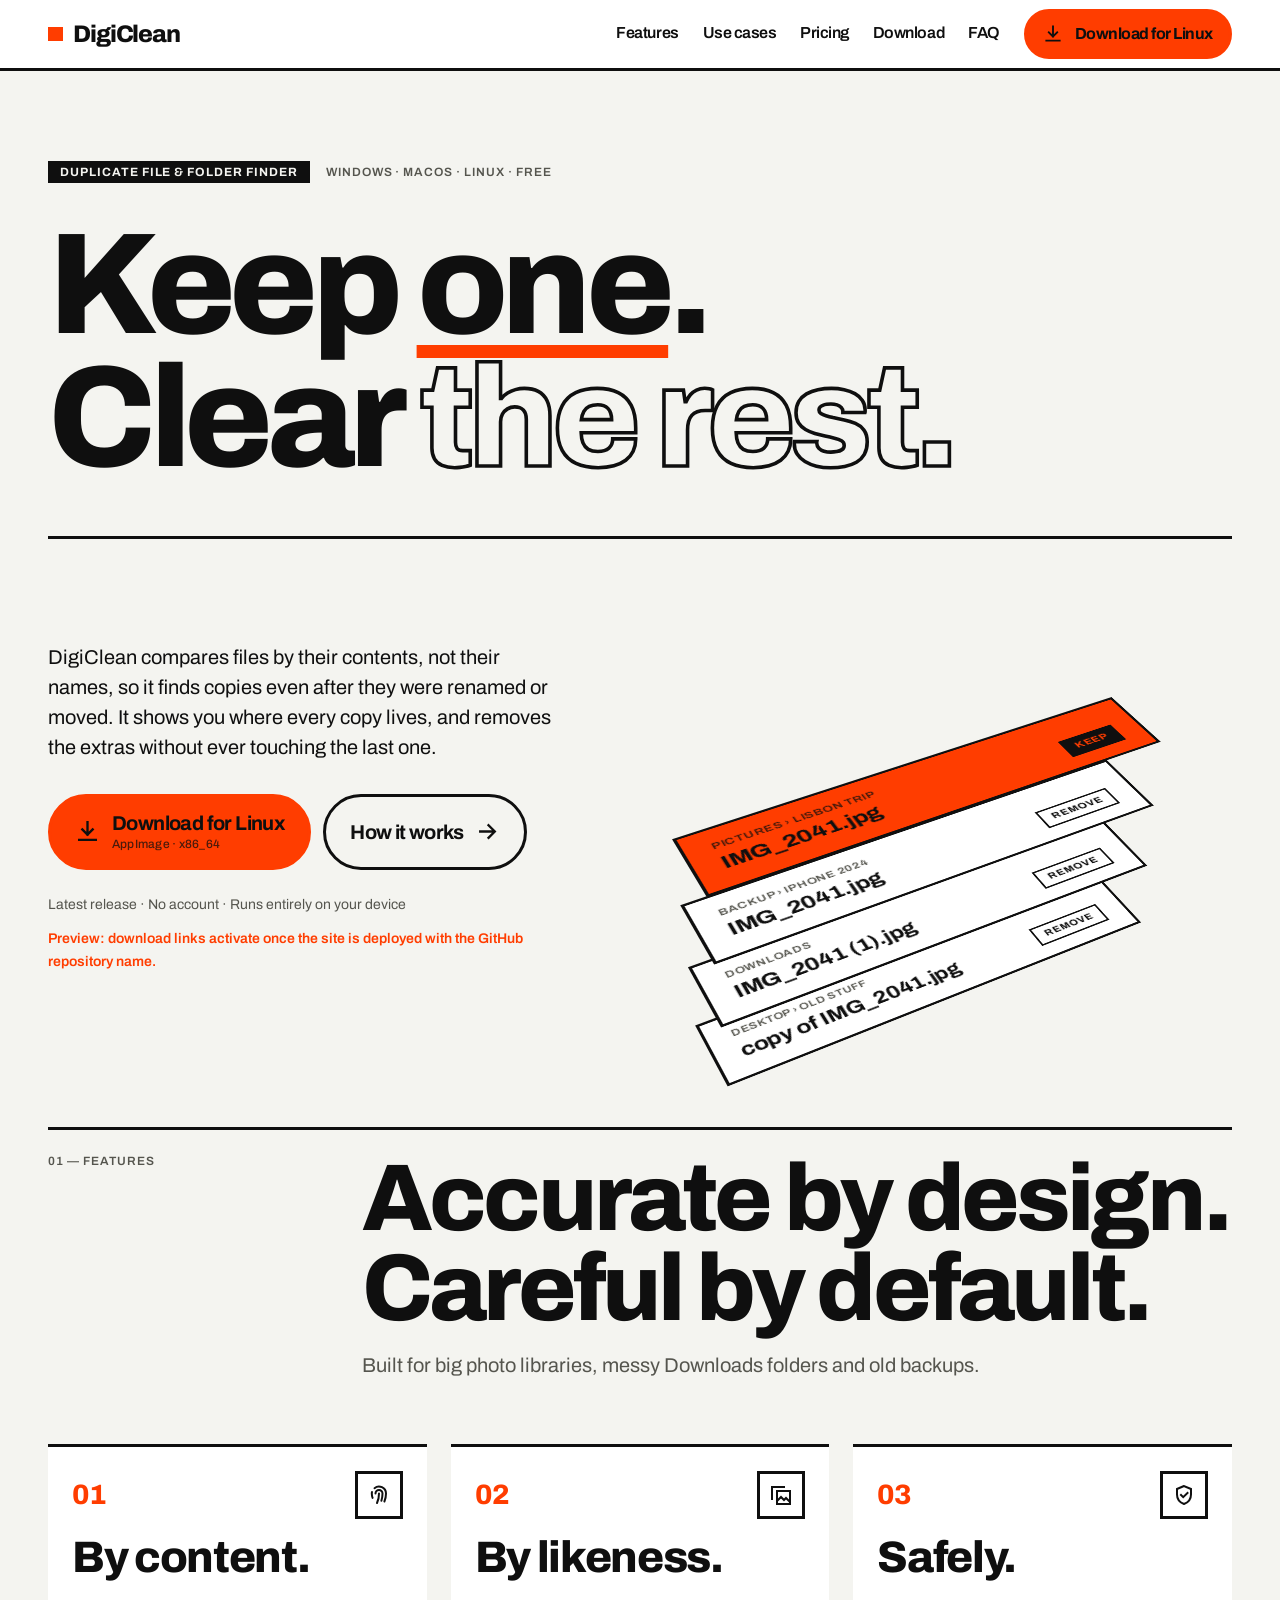
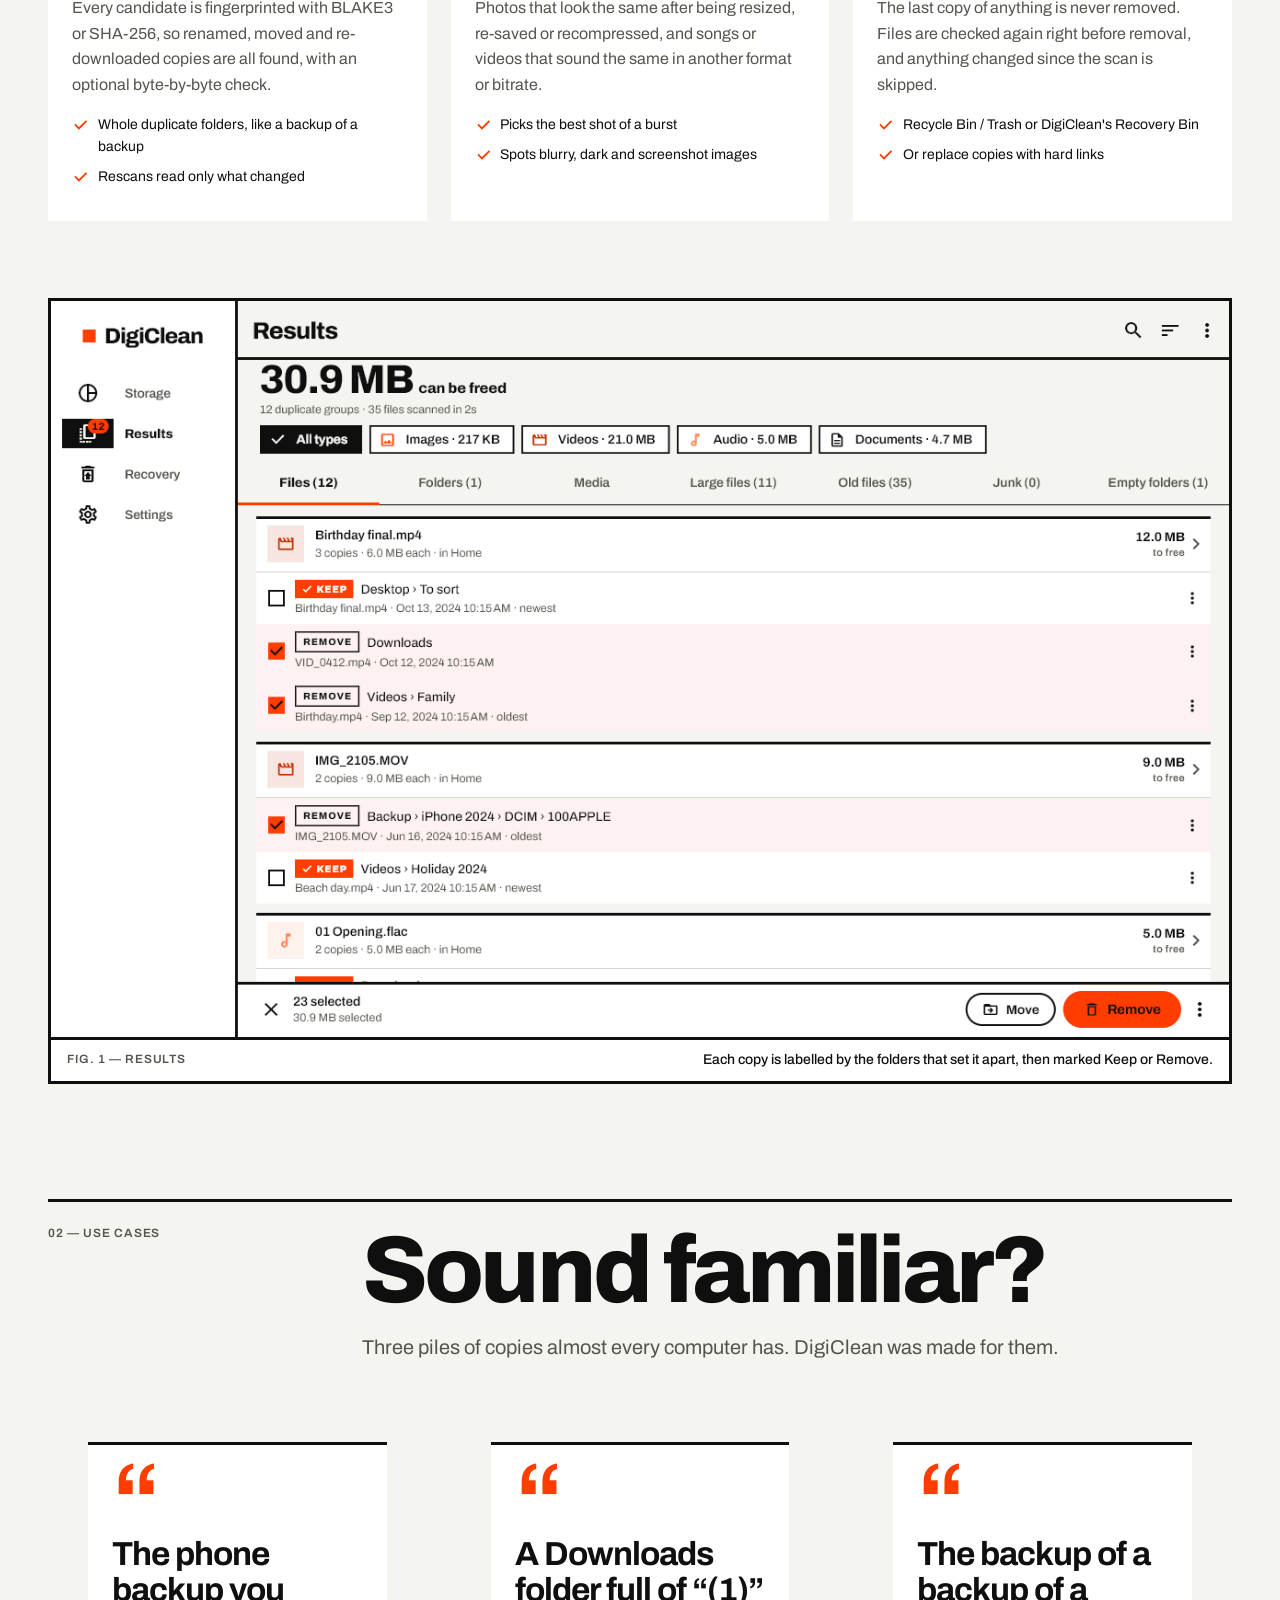
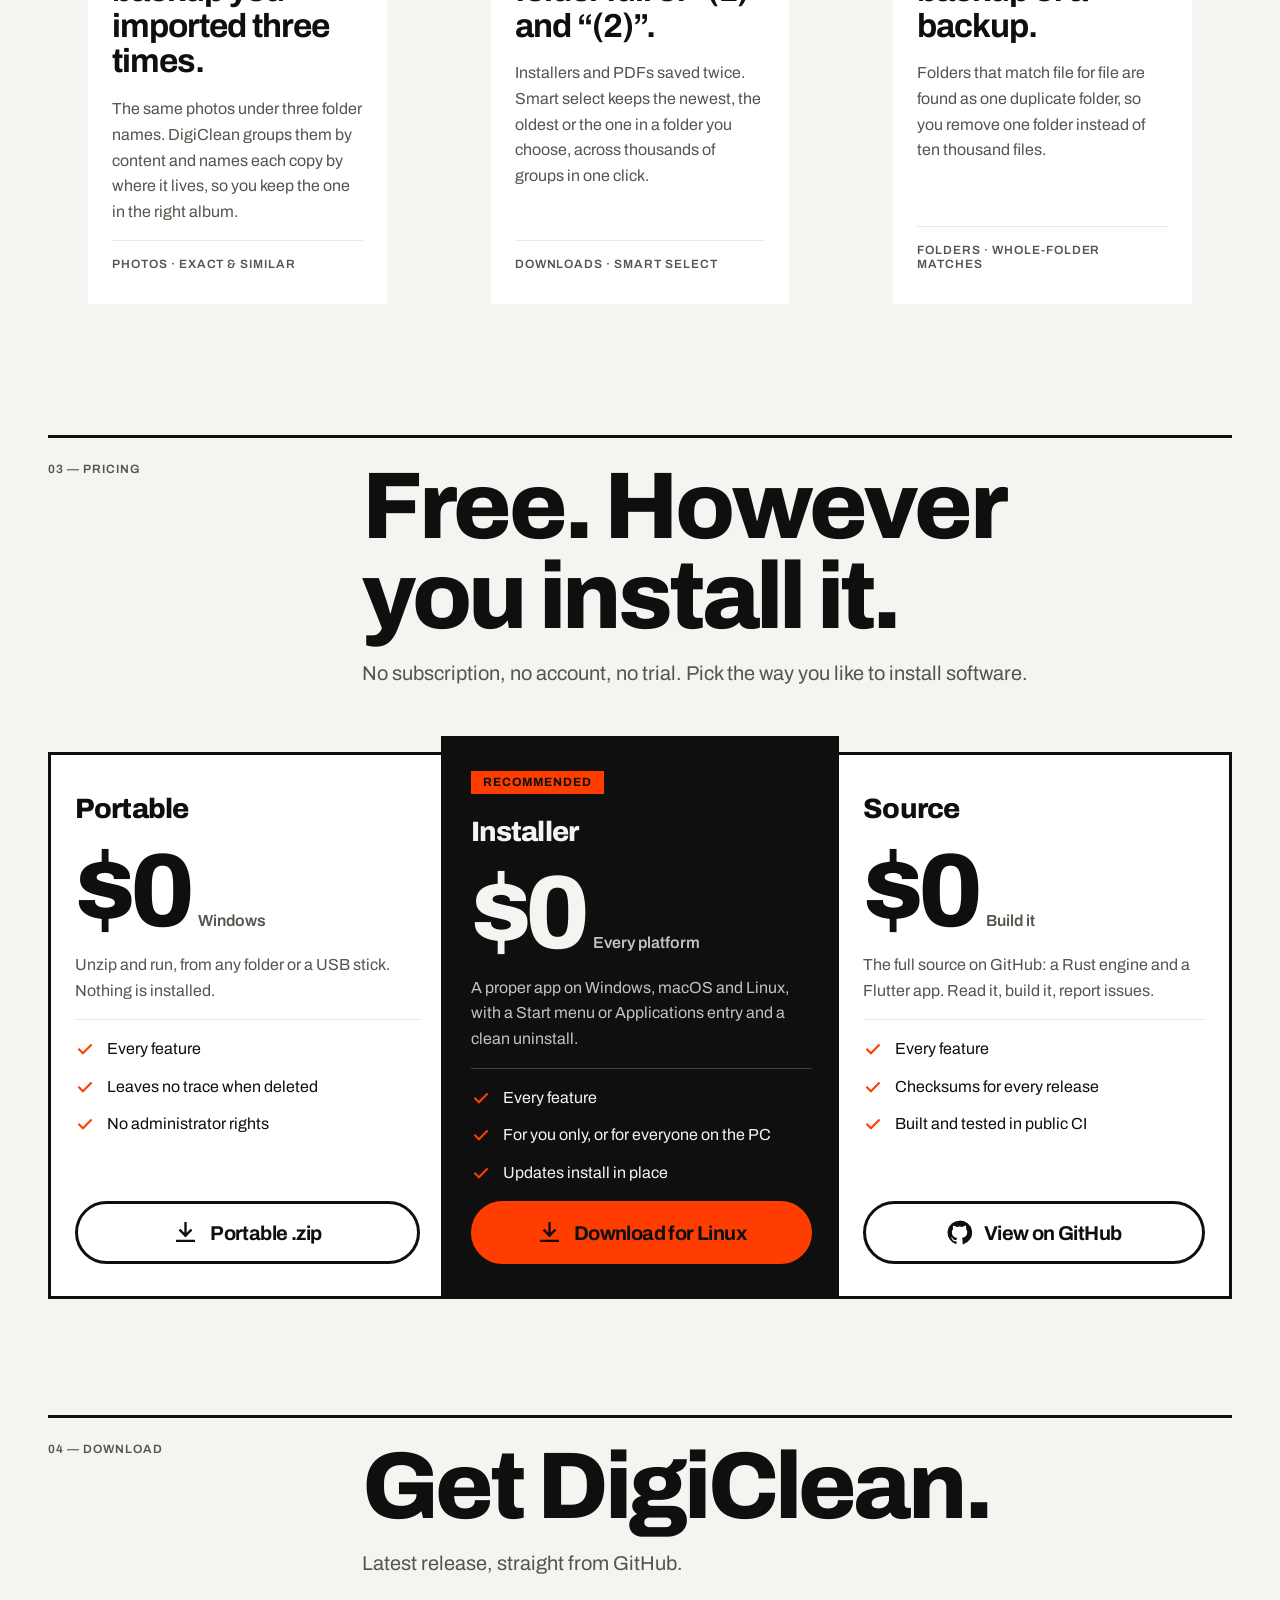
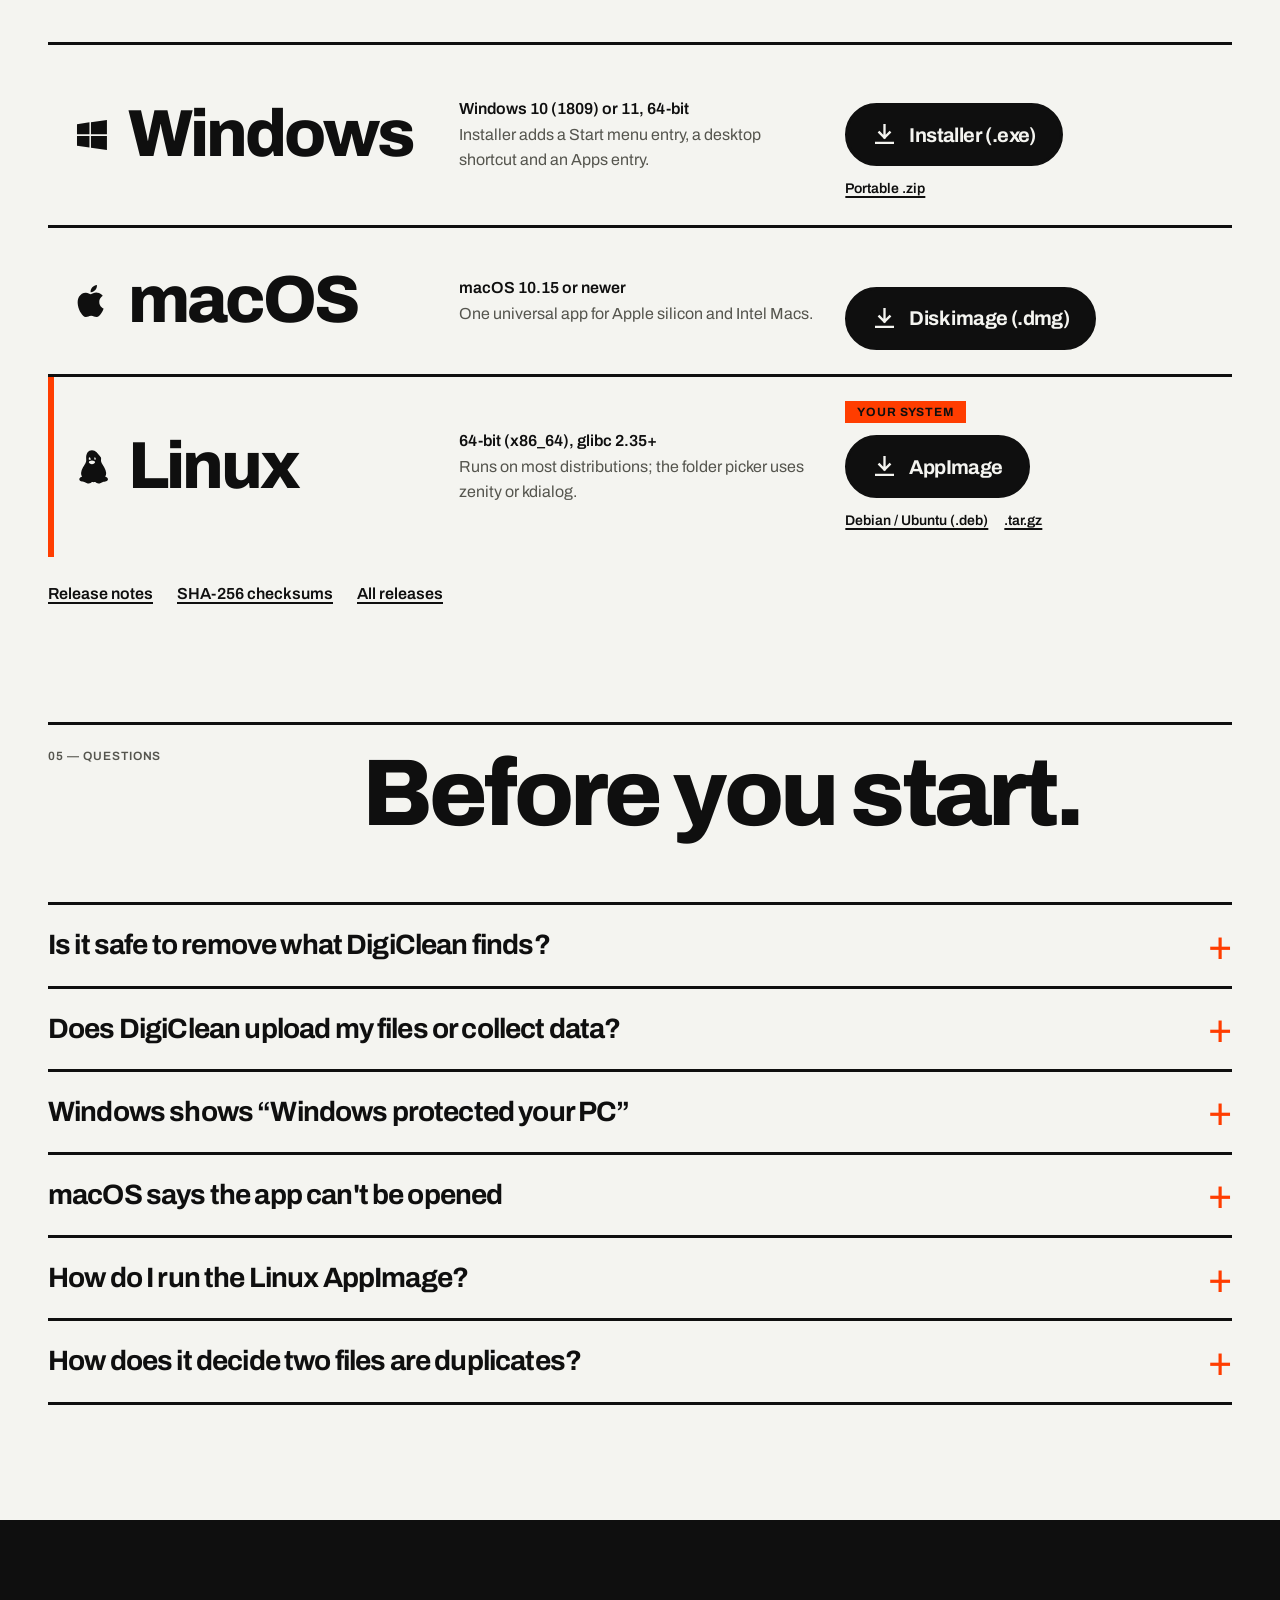
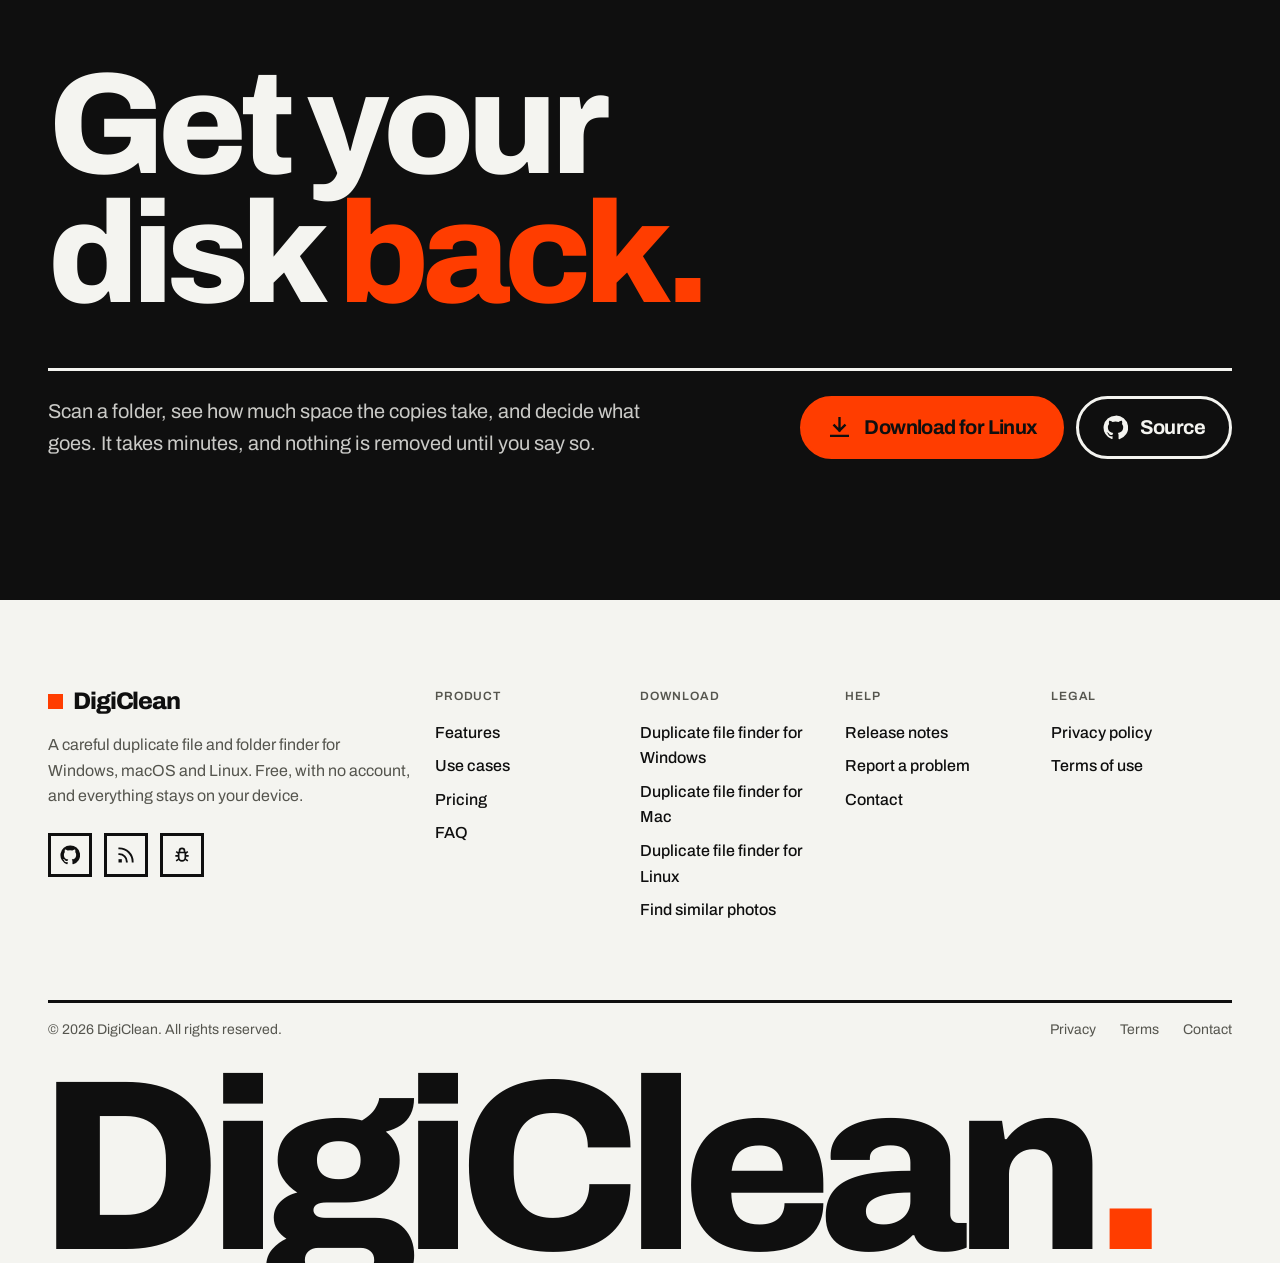
<file: website/index.html>
<!doctype html>
<html lang="en">
<head>
  <meta charset="utf-8">
  <meta name="viewport" content="width=device-width, initial-scale=1, viewport-fit=cover">
  <title>DigiClean — Find and remove duplicate files safely</title>
  <meta name="description" content="DigiClean finds duplicate files and folders by their contents — even when renamed or moved — plus similar photos, songs and videos, and removes the extras safely. Free for Windows, macOS and Linux.">
  <meta name="keywords" content="duplicate file finder, remove duplicate files, duplicate folder finder, similar photos, duplicate music, free up disk space, Windows, macOS, Linux">
  <meta name="theme-color" content="#f4f4f0" media="(prefers-color-scheme: light)">
  <meta name="theme-color" content="#0f0f0f" media="(prefers-color-scheme: dark)">
  <meta property="og:title" content="DigiClean — Keep one. Clear the rest.">
  <meta property="og:description" content="Content-based duplicate file and folder finder for Windows, macOS and Linux. Free, no account, everything runs on your device.">
  <meta property="og:image" content="assets/og-image.png">
  <meta property="og:site_name" content="DigiClean">
  <meta name="twitter:card" content="summary_large_image">
  <meta property="og:type" content="website">
  <link rel="icon" type="image/png" href="assets/favicon.png">
  <link rel="apple-touch-icon" href="assets/apple-touch-icon.png">
  <link rel="preload" href="assets/fonts/archivo-latin.woff2" as="font" type="font/woff2" crossorigin>
  <link rel="stylesheet" href="assets/site.css">
  <script type="application/ld+json">
  {
    "@context": "https://schema.org",
    "@type": "SoftwareApplication",
    "name": "DigiClean",
    "applicationCategory": "UtilitiesApplication",
    "operatingSystem": "Windows 10, Windows 11, macOS 10.15 or later, Linux",
    "description": "Finds duplicate files and folders by their contents, plus similar photos, songs and videos, and removes the extras safely.",
    "offers": { "@type": "Offer", "price": "0", "priceCurrency": "USD" }
  }
  </script>
</head>
<body>
  <!-- Replaced with "owner/repo" by vercel-build.sh at deploy time. -->
  <script>window.DIGICLEAN_REPO = "__GITHUB_REPOSITORY__";</script>
  <a class="skip" href="#main">Skip to content</a>

  <svg width="0" height="0" style="position:absolute" aria-hidden="true" focusable="false">
    <symbol id="i-download" viewBox="0 0 24 24"><path fill="none" stroke="currentColor" stroke-width="2.25" stroke-linecap="square" d="M12 3v12m0 0-5-5m5 5 5-5M4 20h16"/></symbol>
    <symbol id="i-arrow" viewBox="0 0 24 24"><path fill="none" stroke="currentColor" stroke-width="2.25" stroke-linecap="square" d="M5 12h13m-5-6 6 6-6 6"/></symbol>
    <symbol id="i-check" viewBox="0 0 24 24"><path fill="none" stroke="currentColor" stroke-width="2.5" stroke-linecap="square" d="m5 12.5 4.5 4.5L19 7.5"/></symbol>
    <symbol id="i-finger" viewBox="0 0 24 24"><path fill="none" stroke="currentColor" stroke-width="2" stroke-linecap="round" d="M7.5 5.2A7 7 0 0 1 19 10.5c0 3-.6 5.6-1.6 8M5 9a7 7 0 0 0-.2 1.5c0 2 .4 3.4.8 4.4M12 10.5c0 3.5-.7 6.7-2 9.5m5.5-9.5c0 2.6-.4 5-1.1 7.2M8.5 10.5a3.5 3.5 0 0 1 7 0"/></symbol>
    <symbol id="i-similar" viewBox="0 0 24 24"><g fill="none" stroke="currentColor" stroke-width="2" stroke-linejoin="miter"><path d="M8 8h13v13H8z"/><path d="M16 4H3v13"/><path d="m8 18 4-4 3 3 2-2 4 4"/></g></symbol>
    <symbol id="i-shield" viewBox="0 0 24 24"><g fill="none" stroke="currentColor" stroke-width="2"><path d="M12 3 5 6v5.5c0 4.3 3 8 7 9.5 4-1.5 7-5.2 7-9.5V6z"/><path stroke-linecap="square" d="m9 12 2.2 2.2L15.5 10"/></g></symbol>
    <symbol id="i-menu" viewBox="0 0 24 24"><path fill="none" stroke="currentColor" stroke-width="2.5" d="M3 7h18M3 12h18M3 17h18"/></symbol>
    <symbol id="i-close" viewBox="0 0 24 24"><path fill="none" stroke="currentColor" stroke-width="2.5" d="m5 5 14 14M19 5 5 19"/></symbol>
    <symbol id="i-windows" viewBox="0 0 24 24"><path fill="currentColor" d="M3 5.5 10.5 4.4v7.1H3V5.5Zm0 13 7.5 1.1v-7H3v5.9Zm8.4 1.2L21 21v-8.4h-9.6v7.1Zm0-15.4v7.2H21V3l-9.6 1.3Z"/></symbol>
    <symbol id="i-apple" viewBox="0 0 24 24"><path fill="currentColor" d="M16.4 12.6c0-2.4 2-3.6 2.1-3.7-1.1-1.7-2.9-1.9-3.5-1.9-1.5-.2-2.9.9-3.6.9-.8 0-1.9-.9-3.2-.8-1.6 0-3.1 1-4 2.4-1.7 3-.4 7.4 1.2 9.8.8 1.2 1.8 2.5 3 2.4 1.2 0 1.7-.8 3.1-.8 1.5 0 1.9.8 3.2.8 1.3 0 2.2-1.2 3-2.4.9-1.4 1.3-2.7 1.3-2.8-.1 0-2.6-1-2.6-3.9ZM14 5.4c.7-.8 1.1-1.9 1-3-1 0-2.1.6-2.8 1.4-.6.7-1.2 1.8-1 2.9 1 .1 2.1-.5 2.8-1.3Z"/></symbol>
    <symbol id="i-linux" viewBox="0 0 24 24"><path fill="currentColor" d="M12 2c-2.2 0-3.5 1.9-3.5 4.4 0 1.3.3 2.1-.4 3.3-.8 1.4-2.4 3.4-2.6 5.6-.1 1 .1 1.8.6 2.4-.8.4-1.7.8-1.7 1.7 0 1.3 1.9 1.4 3 1.6.9.2 1.8 1 2.7 1 .8 0 1.4-.5 1.9-.9.6.1 1.3.1 2 0 .5.4 1.1.9 1.9.9.9 0 1.8-.8 2.7-1 1.1-.2 3-.3 3-1.6 0-.9-.9-1.3-1.7-1.7.5-.6.7-1.4.6-2.4-.2-2.2-1.8-4.2-2.6-5.6-.7-1.2-.4-2-.4-3.3C15.5 3.9 14.2 2 12 2Zm-1.6 4.1c.5 0 .8.6.8 1.2 0 .2 0 .4-.1.5l-.3-.1c-.2-.1-.4-.1-.6 0 0-.1-.1-.3-.1-.4 0-.7.1-1.2.3-1.2Zm3.2 0c.4 0 .7.5.7 1.1 0 .2 0 .3-.1.4-.3-.1-.6-.1-.8 0v-.3c0-.7.1-1.2.2-1.2Zm-1.6 2c.8 0 1.9.6 1.9 1s-1 1.2-1.9 1.2-1.9-.8-1.9-1.2 1.1-1 1.9-1Z"/></symbol>
    <symbol id="i-github" viewBox="0 0 24 24"><path fill="currentColor" d="M12 .6a11.5 11.5 0 0 0-3.64 22.4c.58.1.79-.25.79-.56v-2c-3.2.7-3.87-1.37-3.87-1.37-.52-1.33-1.28-1.68-1.28-1.68-1.05-.72.08-.7.08-.7 1.15.08 1.76 1.19 1.76 1.19 1.03 1.76 2.7 1.25 3.36.96.1-.75.4-1.25.73-1.54-2.55-.29-5.24-1.28-5.24-5.68 0-1.26.45-2.28 1.19-3.08-.12-.29-.52-1.46.11-3.05 0 0 .97-.31 3.17 1.18a11 11 0 0 1 5.77 0c2.2-1.49 3.17-1.18 3.17-1.18.63 1.59.23 2.76.11 3.05.74.8 1.19 1.82 1.19 3.08 0 4.41-2.69 5.38-5.25 5.67.41.36.78 1.06.78 2.14v3.17c0 .31.21.67.8.56A11.5 11.5 0 0 0 12 .6Z"/></symbol>
    <symbol id="i-rss" viewBox="0 0 24 24"><g fill="none" stroke="currentColor" stroke-width="2.25" stroke-linecap="square"><path d="M4 11a9 9 0 0 1 9 9M4 4a16 16 0 0 1 16 16"/><path d="M5 19h.01" stroke-width="4"/></g></symbol>
    <symbol id="i-bug" viewBox="0 0 24 24"><g fill="none" stroke="currentColor" stroke-width="2"><path d="M8 9h8v6a4 4 0 0 1-8 0z"/><path d="M9 9V7a3 3 0 0 1 6 0v2M4 13h4m8 0h4M5 8l3 2m11-2-3 2M5 19l3-2m11 2-3-2"/></g></symbol>
  </svg>

  <header class="site-header">
    <div class="wrap nav">
      <a class="logo" href="#top" aria-label="DigiClean, back to top"><span class="logo-mark" aria-hidden="true"></span>DigiClean</a>
      <nav class="nav-links" aria-label="Main">
        <a href="#features">Features</a>
        <a href="#scenarios">Use cases</a>
        <a href="#pricing">Pricing</a>
        <a href="#download">Download</a>
        <a href="#faq">FAQ</a>
      </nav>
      <a class="btn btn--primary btn--small" href="#download" data-primary-download><svg class="i"><use href="#i-download"/></svg><span data-label>Download</span></a>
      <button class="menu-btn" type="button" aria-expanded="false" aria-controls="mobile-menu" aria-label="Open menu">
        <svg class="i-open"><use href="#i-menu"/></svg><svg class="i-close" style="display:none"><use href="#i-close"/></svg>
      </button>
    </div>
    <nav class="wrap mobile-menu" id="mobile-menu" aria-label="Main" hidden>
      <a href="#features">Features</a>
      <a href="#scenarios">Use cases</a>
      <a href="#pricing">Pricing</a>
      <a href="#download">Download</a>
      <a href="#faq">FAQ</a>
      <a class="btn btn--primary btn--block" href="#download" data-primary-download><svg class="i"><use href="#i-download"/></svg><span data-label>Download DigiClean</span></a>
    </nav>
  </header>

  <main id="main">
    <!-- ============================================================ HERO -->
    <section class="wrap hero" id="top" aria-labelledby="hero-title">
      <div class="hero-eyebrow">
        <span class="badge">Duplicate file &amp; folder finder</span>
        <span class="label">Windows · macOS · Linux · Free</span>
      </div>
      <h1 id="hero-title">
        <span class="line">Keep <span class="one">one</span>.</span>
        <span class="line">Clear <span class="ghost">the rest.</span></span>
      </h1>

      <div class="hero-body">
        <div>
          <p class="lead">DigiClean compares files by their contents, not their names, so it finds copies even after they were renamed or moved. It shows you where every copy lives, and removes the extras without ever touching the last one.</p>
          <div class="cta">
            <a class="btn btn--primary" href="#download" data-primary-download>
              <svg class="i"><use href="#i-download"/></svg>
              <span><span data-label>Download DigiClean</span><span class="sub" data-sub>Windows · macOS · Linux</span></span>
            </a>
            <a class="btn btn--ghost" href="#features">How it works <svg class="i"><use href="#i-arrow"/></svg></a>
          </div>
          <p class="hero-meta"><span data-version>Latest release</span> · No account · Runs entirely on your device</p>
          <p class="preview-note">Preview: download links activate once the site is deployed with the GitHub repository name.</p>
        </div>

        <div class="stack" aria-hidden="true">
          <div class="stack-plane">
            <div class="sheet"><span class="sheet-path">Desktop › old stuff</span><span class="sheet-name">copy of IMG_2041.jpg</span><span class="sheet-tag">Remove</span></div>
            <div class="sheet"><span class="sheet-path">Downloads</span><span class="sheet-name">IMG_2041 (1).jpg</span><span class="sheet-tag">Remove</span></div>
            <div class="sheet"><span class="sheet-path">Backup › iPhone 2024</span><span class="sheet-name">IMG_2041.jpg</span><span class="sheet-tag">Remove</span></div>
            <div class="sheet sheet--keep"><span class="sheet-path">Pictures › Lisbon trip</span><span class="sheet-name">IMG_2041.jpg</span><span class="sheet-tag">Keep</span></div>
          </div>
        </div>
      </div>
    </section>

    <!-- ============================================================ FEATURES -->
    <section class="section" id="features" aria-labelledby="features-title" style="padding-top:0">
      <div class="wrap">
        <div class="section-head">
          <span class="label">01 — Features</span>
          <div>
            <h2 id="features-title">Accurate by design. Careful by default.</h2>
            <p>Built for big photo libraries, messy Downloads folders and old backups.</p>
          </div>
        </div>

        <div class="cards">
          <article class="card">
            <div class="card-top"><span class="card-index">01</span><span class="card-icon"><svg><use href="#i-finger"/></svg></span></div>
            <h3>By content.</h3>
            <p>Every candidate is fingerprinted with BLAKE3 or SHA-256, so renamed, moved and re-downloaded copies are all found, with an optional byte-by-byte check.</p>
            <ul>
              <li><svg class="i"><use href="#i-check"/></svg>Whole duplicate folders, like a backup of a backup</li>
              <li><svg class="i"><use href="#i-check"/></svg>Rescans read only what changed</li>
            </ul>
          </article>
          <article class="card" id="similar">
            <div class="card-top"><span class="card-index">02</span><span class="card-icon"><svg><use href="#i-similar"/></svg></span></div>
            <h3>By likeness.</h3>
            <p>Photos that look the same after being resized, re-saved or recompressed, and songs or videos that sound the same in another format or bitrate.</p>
            <ul>
              <li><svg class="i"><use href="#i-check"/></svg>Picks the best shot of a burst</li>
              <li><svg class="i"><use href="#i-check"/></svg>Spots blurry, dark and screenshot images</li>
            </ul>
          </article>
          <article class="card">
            <div class="card-top"><span class="card-index">03</span><span class="card-icon"><svg><use href="#i-shield"/></svg></span></div>
            <h3>Safely.</h3>
            <p>The last copy of anything is never removed. Files are checked again right before removal, and anything changed since the scan is skipped.</p>
            <ul>
              <li><svg class="i"><use href="#i-check"/></svg>Recycle Bin / Trash or DigiClean's Recovery Bin</li>
              <li><svg class="i"><use href="#i-check"/></svg>Or replace copies with hard links</li>
            </ul>
          </article>
        </div>

        <figure class="figure" style="margin-top:clamp(48px,6vw,80px)">
          <picture>
            <source srcset="assets/screenshot-desktop-dark.png" media="(prefers-color-scheme: dark)">
            <img src="assets/screenshot-desktop.png" width="1280" height="800" loading="lazy" alt="DigiClean results: duplicate groups listing each copy's folder, with Keep and Remove labels">
          </picture>
          <figcaption class="label"><span>Fig. 1 — Results</span><span>Each copy is labelled by the folders that set it apart, then marked Keep or Remove.</span></figcaption>
        </figure>
      </div>
    </section>

    <!-- ============================================================ SCENARIOS (in place of testimonials) -->
    <section class="section" id="scenarios" aria-labelledby="scenarios-title" style="padding-top:0">
      <div class="wrap">
        <div class="section-head">
          <span class="label">02 — Use cases</span>
          <div>
            <h2 id="scenarios-title">Sound familiar?</h2>
            <p>Three piles of copies almost every computer has. DigiClean was made for them.</p>
          </div>
        </div>
        <div class="cards">
          <figure class="card scenario">
            <blockquote>The phone backup you imported three times.</blockquote>
            <p>The same photos under three folder names. DigiClean groups them by content and names each copy by where it lives, so you keep the one in the right album.</p>
            <figcaption class="label">Photos · Exact &amp; similar</figcaption>
          </figure>
          <figure class="card scenario">
            <blockquote>A Downloads folder full of “(1)” and “(2)”.</blockquote>
            <p>Installers and PDFs saved twice. Smart select keeps the newest, the oldest or the one in a folder you choose, across thousands of groups in one click.</p>
            <figcaption class="label">Downloads · Smart select</figcaption>
          </figure>
          <figure class="card scenario">
            <blockquote>The backup of a backup of a backup.</blockquote>
            <p>Folders that match file for file are found as one duplicate folder, so you remove one folder instead of ten thousand files.</p>
            <figcaption class="label">Folders · Whole-folder matches</figcaption>
          </figure>
        </div>
      </div>
    </section>

    <!-- ============================================================ PRICING -->
    <section class="section" id="pricing" aria-labelledby="pricing-title" style="padding-top:0">
      <div class="wrap">
        <div class="section-head">
          <span class="label">03 — Pricing</span>
          <div>
            <h2 id="pricing-title">Free. However you install it.</h2>
            <p>No subscription, no account, no trial. Pick the way you like to install software.</p>
          </div>
        </div>
        <div class="tiers">
          <article class="tier">
            <h3>Portable</h3>
            <div class="price">$0<small>Windows</small></div>
            <p>Unzip and run, from any folder or a USB stick. Nothing is installed.</p>
            <ul>
              <li><svg class="i"><use href="#i-check"/></svg>Every feature</li>
              <li><svg class="i"><use href="#i-check"/></svg>Leaves no trace when deleted</li>
              <li><svg class="i"><use href="#i-check"/></svg>No administrator rights</li>
            </ul>
            <a class="btn btn--ghost btn--block" data-asset="DigiClean-Windows-Portable.zip"><svg class="i"><use href="#i-download"/></svg>Portable .zip</a>
          </article>
          <article class="tier tier--featured" aria-label="Installer, recommended">
            <span class="badge badge--accent" style="align-self:flex-start">Recommended</span>
            <h3>Installer</h3>
            <div class="price">$0<small>Every platform</small></div>
            <p>A proper app on Windows, macOS and Linux, with a Start menu or Applications entry and a clean uninstall.</p>
            <ul>
              <li><svg class="i"><use href="#i-check"/></svg>Every feature</li>
              <li><svg class="i"><use href="#i-check"/></svg>For you only, or for everyone on the PC</li>
              <li><svg class="i"><use href="#i-check"/></svg>Updates install in place</li>
            </ul>
            <a class="btn btn--primary btn--block" href="#download" data-primary-download><svg class="i"><use href="#i-download"/></svg><span data-label>Choose your platform</span></a>
          </article>
          <article class="tier">
            <h3>Source</h3>
            <div class="price">$0<small>Build it</small></div>
            <p>The full source on GitHub: a Rust engine and a Flutter app. Read it, build it, report issues.</p>
            <ul>
              <li><svg class="i"><use href="#i-check"/></svg>Every feature</li>
              <li><svg class="i"><use href="#i-check"/></svg>Checksums for every release</li>
              <li><svg class="i"><use href="#i-check"/></svg>Built and tested in public CI</li>
            </ul>
            <a class="btn btn--ghost btn--block" data-gh=""><svg class="i"><use href="#i-github"/></svg>View on GitHub</a>
          </article>
        </div>
      </div>
    </section>

    <!-- ============================================================ DOWNLOAD -->
    <section class="section" id="download" aria-labelledby="download-title" style="padding-top:0">
      <div class="wrap">
        <div class="section-head">
          <span class="label">04 — Download</span>
          <div>
            <h2 id="download-title">Get DigiClean.</h2>
            <p data-version>Latest release, straight from GitHub.</p>
          </div>
        </div>

        <div class="dl-row" data-os="windows" id="windows">
          <div class="dl-name"><svg><use href="#i-windows"/></svg>Windows</div>
          <p class="dl-req"><strong>Windows 10 (1809) or 11, 64-bit</strong>Installer adds a Start menu entry, a desktop shortcut and an Apps entry.</p>
          <div class="dl-files">
            <span class="badge badge--accent">Your system</span>
            <a class="btn" data-asset="DigiClean-Windows-Setup.exe"><svg class="i"><use href="#i-download"/></svg>Installer (.exe)</a>
            <div class="dl-alt"><a data-asset="DigiClean-Windows-Portable.zip">Portable .zip</a></div>
          </div>
        </div>
        <div class="dl-row" data-os="mac" id="macos">
          <div class="dl-name"><svg><use href="#i-apple"/></svg>macOS</div>
          <p class="dl-req"><strong>macOS 10.15 or newer</strong>One universal app for Apple silicon and Intel Macs.</p>
          <div class="dl-files">
            <span class="badge badge--accent">Your system</span>
            <a class="btn" data-asset="DigiClean-macOS.dmg"><svg class="i"><use href="#i-download"/></svg>Disk image (.dmg)</a>
          </div>
        </div>
        <div class="dl-row" data-os="linux" id="linux">
          <div class="dl-name"><svg><use href="#i-linux"/></svg>Linux</div>
          <p class="dl-req"><strong>64-bit (x86_64), glibc 2.35+</strong>Runs on most distributions; the folder picker uses zenity or kdialog.</p>
          <div class="dl-files">
            <span class="badge badge--accent">Your system</span>
            <a class="btn" data-asset="DigiClean-Linux-x86_64.AppImage"><svg class="i"><use href="#i-download"/></svg>AppImage</a>
            <div class="dl-alt"><a data-asset="digiclean_amd64.deb">Debian / Ubuntu (.deb)</a><a data-asset="DigiClean-Linux-x86_64.tar.gz">.tar.gz</a></div>
          </div>
        </div>
        <div class="dl-meta">
          <a data-gh="/releases/latest">Release notes</a>
          <a data-asset="SHA256SUMS.txt">SHA-256 checksums</a>
          <a data-gh="/releases">All releases</a>
        </div>
      </div>
    </section>

    <!-- ============================================================ FAQ -->
    <section class="section" id="faq" aria-labelledby="faq-title" style="padding-top:0">
      <div class="wrap">
        <div class="section-head">
          <span class="label">05 — Questions</span>
          <div><h2 id="faq-title">Before you start.</h2></div>
        </div>
        <div class="faq">
          <details>
            <summary>Is it safe to remove what DigiClean finds?</summary>
            <p>Exact duplicates are grouped only when their contents are byte-identical. At least one copy in every group is always kept, each file is checked again right before removal, and anything that changed since the scan is skipped. By default removed items go to the Recycle Bin / Trash, so you can restore them.</p>
          </details>
          <details>
            <summary>Does DigiClean upload my files or collect data?</summary>
            <p>No. Scanning and fingerprinting happen entirely on your computer. DigiClean needs no account and makes no network connections, so no file names, fingerprints or usage data leave your device. See the <a href="legal.html#privacy">privacy policy</a>.</p>
          </details>
          <details>
            <summary>Windows shows “Windows protected your PC”</summary>
            <p>SmartScreen shows this for apps it hasn't seen often yet. Click <strong>More info</strong>, then <strong>Run anyway</strong>. You can check the download against the published SHA-256 checksums first.</p>
          </details>
          <details>
            <summary>macOS says the app can't be opened</summary>
            <p>If the build isn't notarized by Apple yet, open <strong>System Settings › Privacy &amp; Security</strong> and click <strong>Open Anyway</strong> next to DigiClean (on older macOS: right-click the app and choose <strong>Open</strong>).</p>
          </details>
          <details>
            <summary>How do I run the Linux AppImage?</summary>
            <p>Make it executable and start it: <code>chmod +x DigiClean-Linux-x86_64.AppImage</code>, then <code>./DigiClean-Linux-x86_64.AppImage</code>. On Debian or Ubuntu you can install the package instead: <code>sudo apt install ./digiclean_amd64.deb</code>.</p>
          </details>
          <details>
            <summary>How does it decide two files are duplicates?</summary>
            <p>Files are grouped by size, then by a quick fingerprint of sampled blocks, then by a full BLAKE3 (default) or SHA-256 hash of the complete contents. You can add a byte-by-byte comparison. Hard links are recognised as one file, so they are never counted as wasted space.</p>
          </details>
        </div>
      </div>
    </section>

    <!-- ============================================================ FINAL CTA -->
    <section class="final" aria-labelledby="final-title">
      <div class="wrap">
        <h2 id="final-title">Get your disk <span class="accent">back.</span></h2>
        <div class="final-row">
          <p>Scan a folder, see how much space the copies take, and decide what goes. It takes minutes, and nothing is removed until you say so.</p>
          <div class="cta" style="margin-top:0">
            <a class="btn btn--primary" href="#download" data-primary-download><svg class="i"><use href="#i-download"/></svg><span data-label>Download DigiClean</span></a>
            <a class="btn btn--ghost" data-gh=""><svg class="i"><use href="#i-github"/></svg>Source</a>
          </div>
        </div>
      </div>
    </section>
  </main>

  <!-- ============================================================ FOOTER -->
  <footer class="site-footer">
    <div class="wrap">
      <div class="footer-grid">
        <div class="footer-about">
          <a class="logo" href="#top"><span class="logo-mark" aria-hidden="true"></span>DigiClean</a>
          <p>A careful duplicate file and folder finder for Windows, macOS and Linux. Free, with no account, and everything stays on your device.</p>
          <div class="social">
            <a data-gh="" aria-label="DigiClean on GitHub" title="GitHub"><svg><use href="#i-github"/></svg></a>
            <a data-gh="/releases.atom" aria-label="Release feed (RSS / Atom)" title="Release feed"><svg><use href="#i-rss"/></svg></a>
            <a data-gh="/issues" aria-label="Report a problem on GitHub" title="Issues"><svg><use href="#i-bug"/></svg></a>
          </div>
        </div>
        <nav aria-labelledby="f-product">
          <h2 id="f-product">Product</h2>
          <ul>
            <li><a href="#features">Features</a></li>
            <li><a href="#scenarios">Use cases</a></li>
            <li><a href="#pricing">Pricing</a></li>
            <li><a href="#faq">FAQ</a></li>
          </ul>
        </nav>
        <nav aria-labelledby="f-download">
          <h2 id="f-download">Download</h2>
          <ul>
            <li><a href="#windows">Duplicate file finder for Windows</a></li>
            <li><a href="#macos">Duplicate file finder for Mac</a></li>
            <li><a href="#linux">Duplicate file finder for Linux</a></li>
            <li><a href="#similar">Find similar photos</a></li>
          </ul>
        </nav>
        <nav aria-labelledby="f-help">
          <h2 id="f-help">Help</h2>
          <ul>
            <li><a data-gh="/releases/latest">Release notes</a></li>
            <li><a data-gh="/issues">Report a problem</a></li>
            <li><a data-gh="/issues/new">Contact</a></li>
          </ul>
        </nav>
        <nav aria-labelledby="f-legal">
          <h2 id="f-legal">Legal</h2>
          <ul>
            <li><a href="legal.html#privacy">Privacy policy</a></li>
            <li><a href="legal.html#terms">Terms of use</a></li>
          </ul>
        </nav>
      </div>
      <div class="footer-bottom">
        <span>© <span data-year>2026</span> DigiClean. All rights reserved.</span>
        <nav aria-label="Legal">
          <a href="legal.html#privacy">Privacy</a>
          <a href="legal.html#terms">Terms</a>
          <a data-gh="/issues/new">Contact</a>
        </nav>
      </div>
    </div>
    <div class="wrap"><span class="wordmark" aria-hidden="true">DigiClean<span>.</span></span></div>
  </footer>

  <script src="assets/site.js"></script>
</body>
</html>
</file>
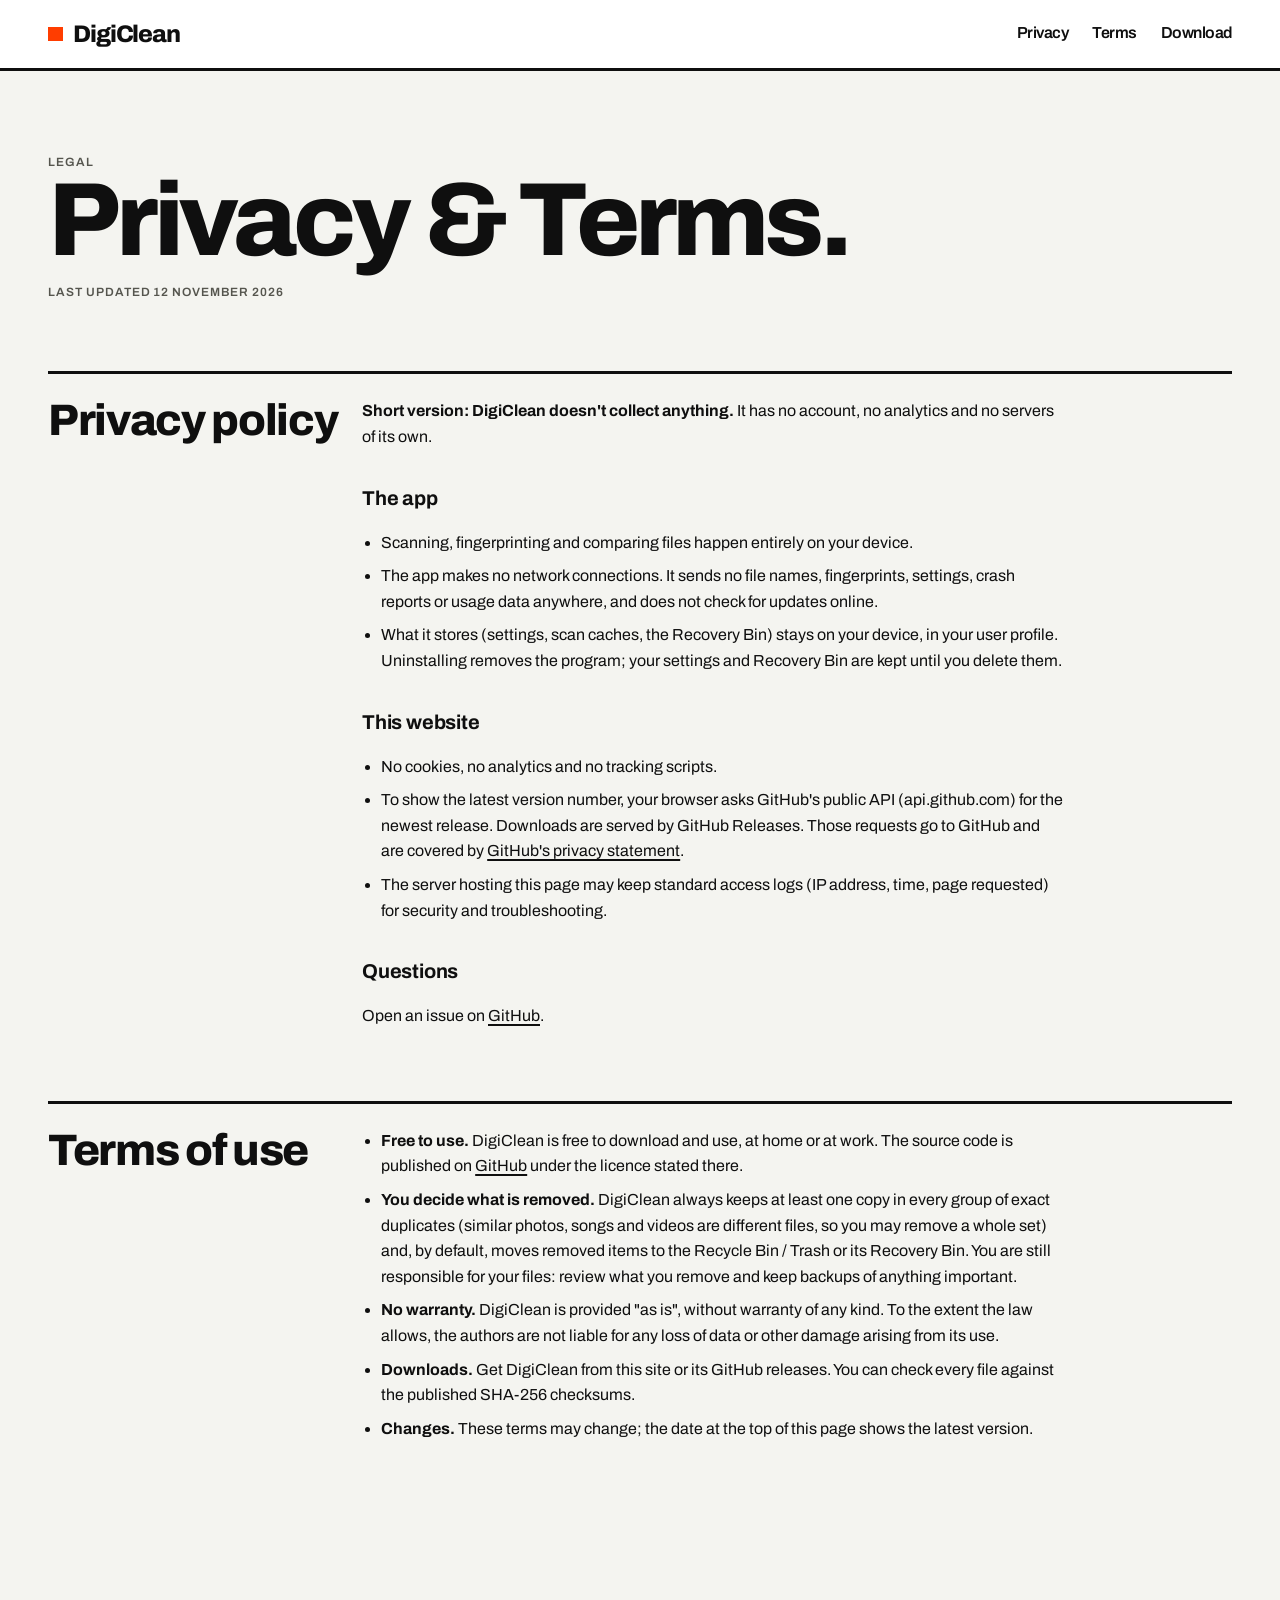
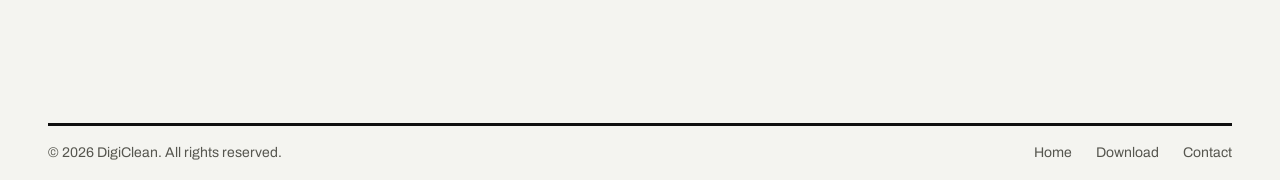
<file: website/legal.html>
<!doctype html>
<html lang="en">
<head>
  <meta charset="utf-8">
  <meta name="viewport" content="width=device-width, initial-scale=1, viewport-fit=cover">
  <title>Privacy &amp; Terms — DigiClean</title>
  <meta name="description" content="DigiClean's privacy policy and terms of use. The app runs entirely on your device and makes no network connections.">
  <meta name="theme-color" content="#f4f4f0" media="(prefers-color-scheme: light)">
  <meta name="theme-color" content="#0f0f0f" media="(prefers-color-scheme: dark)">
  <meta name="robots" content="index, follow">
  <link rel="icon" type="image/png" href="assets/favicon.png">
  <link rel="preload" href="assets/fonts/archivo-latin.woff2" as="font" type="font/woff2" crossorigin>
  <link rel="stylesheet" href="assets/site.css">
</head>
<body>
  <script>window.DIGICLEAN_REPO = "__GITHUB_REPOSITORY__";</script>
  <a class="skip" href="#main">Skip to content</a>

  <header class="site-header">
    <div class="wrap nav">
      <a class="logo" href="index.html"><span class="logo-mark" aria-hidden="true"></span>DigiClean</a>
      <nav class="nav-links" aria-label="Main">
        <a href="#privacy">Privacy</a>
        <a href="#terms">Terms</a>
        <a href="index.html#download">Download</a>
      </nav>
    </div>
  </header>

  <main id="main" class="wrap legal">
    <span class="label">Legal</span>
    <h1>Privacy &amp; Terms.</h1>
    <p class="label updated">Last updated 12 November 2026</p>

    <section id="privacy" aria-labelledby="privacy-title">
      <h2 id="privacy-title">Privacy policy</h2>
      <div class="prose">
        <p><strong>Short version: DigiClean doesn't collect anything.</strong> It has no account, no analytics and no servers of its own.</p>

        <h3>The app</h3>
        <ul>
          <li>Scanning, fingerprinting and comparing files happen entirely on your device.</li>
          <li>The app makes no network connections. It sends no file names, fingerprints, settings, crash reports or usage data anywhere, and does not check for updates online.</li>
          <li>What it stores (settings, scan caches, the Recovery Bin) stays on your device, in your user profile. Uninstalling removes the program; your settings and Recovery Bin are kept until you delete them.</li>
        </ul>

        <h3>This website</h3>
        <ul>
          <li>No cookies, no analytics and no tracking scripts.</li>
          <li>To show the latest version number, your browser asks GitHub's public API (api.github.com) for the newest release. Downloads are served by GitHub Releases. Those requests go to GitHub and are covered by <a href="https://docs.github.com/site-policy/privacy-policies/github-general-privacy-statement">GitHub's privacy statement</a>.</li>
          <li>The server hosting this page may keep standard access logs (IP address, time, page requested) for security and troubleshooting.</li>
        </ul>

        <h3>Questions</h3>
        <p>Open an issue on <a data-gh="/issues/new">GitHub</a>.</p>
      </div>
    </section>

    <section id="terms" aria-labelledby="terms-title">
      <h2 id="terms-title">Terms of use</h2>
      <div class="prose">
        <ul>
          <li><strong>Free to use.</strong> DigiClean is free to download and use, at home or at work. The source code is published on <a data-gh="">GitHub</a> under the licence stated there.</li>
          <li><strong>You decide what is removed.</strong> DigiClean always keeps at least one copy in every group of exact duplicates (similar photos, songs and videos are different files, so you may remove a whole set) and, by default, moves removed items to the Recycle Bin / Trash or its Recovery Bin. You are still responsible for your files: review what you remove and keep backups of anything important.</li>
          <li><strong>No warranty.</strong> DigiClean is provided "as is", without warranty of any kind. To the extent the law allows, the authors are not liable for any loss of data or other damage arising from its use.</li>
          <li><strong>Downloads.</strong> Get DigiClean from this site or its GitHub releases. You can check every file against the published SHA-256 checksums.</li>
          <li><strong>Changes.</strong> These terms may change; the date at the top of this page shows the latest version.</li>
        </ul>
      </div>
    </section>
  </main>

  <footer class="site-footer">
    <div class="wrap">
      <div class="footer-bottom">
        <span>© <span data-year>2026</span> DigiClean. All rights reserved.</span>
        <nav aria-label="Footer">
          <a href="index.html">Home</a>
          <a href="index.html#download">Download</a>
          <a data-gh="/issues/new">Contact</a>
        </nav>
      </div>
    </div>
  </footer>

  <script src="assets/site.js"></script>
</body>
</html>
</file>
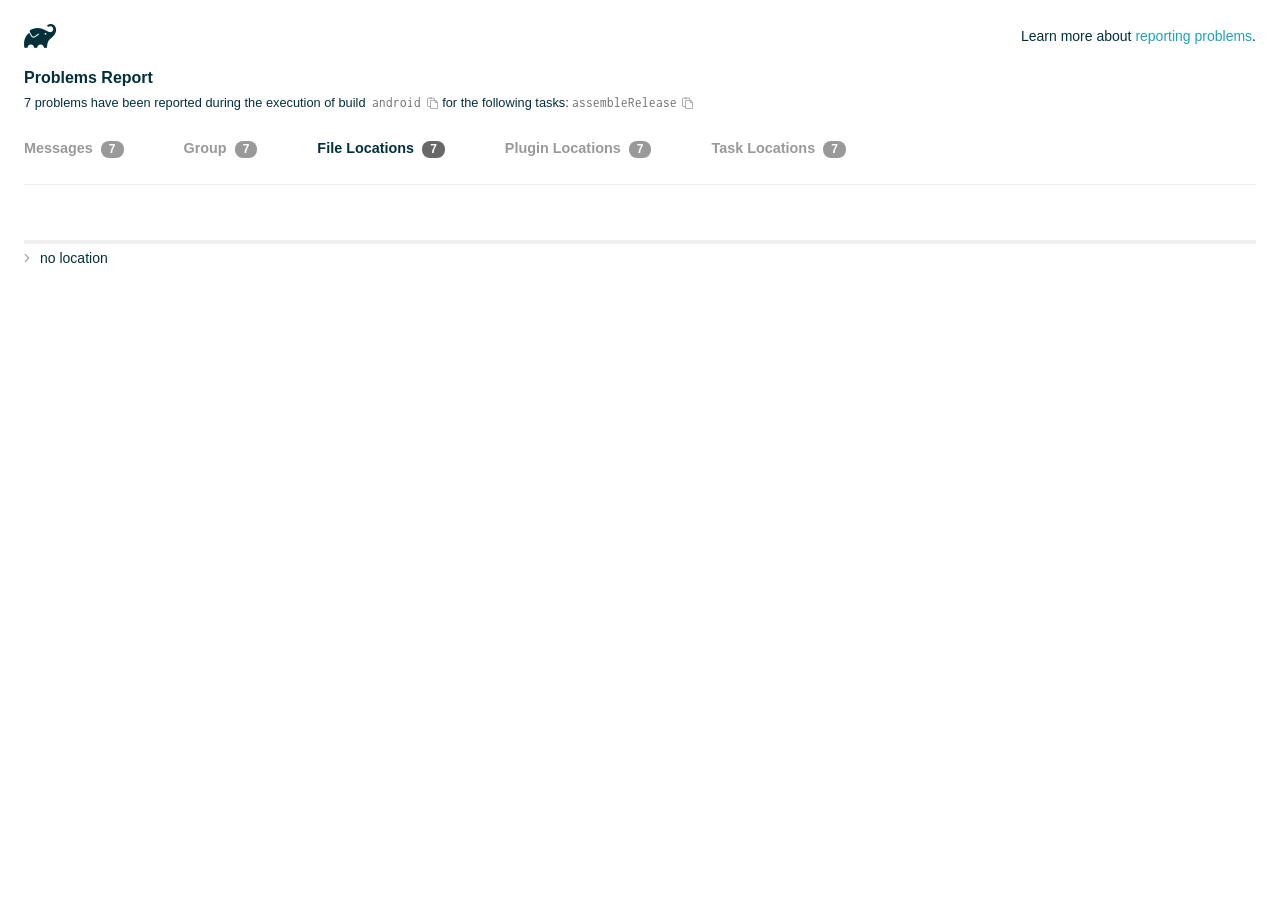
<file: android/build/reports/problems/problems-report.html>
<!DOCTYPE html>

<html lang="en">
<head>
    <!-- Required meta tags -->
    <meta charset="utf-8">
    <meta name="viewport" content="width=device-width, initial-scale=1, shrink-to-fit=no">

                    <style type="text/css">
                /*! normalize.css v7.0.0 | MIT License | github.com/necolas/normalize.css */
html {
    line-height: 1.15;
    -ms-text-size-adjust: 100%;
    -webkit-text-size-adjust: 100%
}

body {
    margin: 0
}

article, aside, footer, header, nav, section {
    display: block
}

h1 {
    font-size: 2em;
    margin: .67em 0
}

figcaption, figure, main {
    display: block
}

figure {
    margin: 1em 40px
}

hr {
    box-sizing: content-box;
    height: 0;
    overflow: visible
}

pre {
    font-family: monospace, monospace;
    font-size: 1em
}

a {
    background-color: transparent;
    -webkit-text-decoration-skip: objects
}

abbr[title] {
    border-bottom: none;
    text-decoration: underline;
    text-decoration: underline dotted
}

b, strong {
    font-weight: inherit
}

b, strong {
    font-weight: bolder
}

code, kbd, samp {
    font-family: monospace, monospace;
    font-size: 1em
}

dfn {
    font-style: italic
}

mark {
    background-color: #ff0;
    color: #000
}

small {
    font-size: 80%
}

sub, sup {
    font-size: 75%;
    line-height: 0;
    position: relative;
    vertical-align: baseline
}

sub {
    bottom: -.25em
}

sup {
    top: -.5em
}

audio, video {
    display: inline-block
}

audio:not([controls]) {
    display: none;
    height: 0
}

img {
    border-style: none
}

svg:not(:root) {
    overflow: hidden
}

button, input, optgroup, select, textarea {
    font-family: sans-serif;
    font-size: 100%;
    line-height: 1.15;
    margin: 0
}

button, input {
    overflow: visible
}

button, select {
    text-transform: none
}

[type=reset], [type=submit], button, html [type=button] {
    -webkit-appearance: button
}

[type=button]::-moz-focus-inner, [type=reset]::-moz-focus-inner, [type=submit]::-moz-focus-inner, button::-moz-focus-inner {
    border-style: none;
    padding: 0
}

[type=button]:-moz-focusring, [type=reset]:-moz-focusring, [type=submit]:-moz-focusring, button:-moz-focusring {
    outline: 1px dotted ButtonText
}

fieldset {
    padding: .35em .75em .625em
}

legend {
    box-sizing: border-box;
    color: inherit;
    display: table;
    max-width: 100%;
    padding: 0;
    white-space: normal
}

progress {
    display: inline-block;
    vertical-align: baseline
}

textarea {
    overflow: auto
}

[type=checkbox], [type=radio] {
    box-sizing: border-box;
    padding: 0
}

[type=number]::-webkit-inner-spin-button, [type=number]::-webkit-outer-spin-button {
    height: auto
}

[type=search] {
    -webkit-appearance: textfield;
    outline-offset: -2px
}

[type=search]::-webkit-search-cancel-button, [type=search]::-webkit-search-decoration {
    -webkit-appearance: none
}

::-webkit-file-upload-button {
    -webkit-appearance: button;
    font: inherit
}

details, menu {
    display: block
}

summary {
    display: list-item
}

canvas {
    display: inline-block
}

template {
    display: none
}

[hidden] {
    display: none
}

/* configuration cache styles */

.report-wrapper {
    margin: 0;
    padding: 0 24px;
}

.gradle-logo {
    width: 32px;
    height: 24px;
    background-image: url("[data-uri]");
    background-size: contain;
}

.header {
    display: flex;
    flex-wrap: wrap;
    position: fixed;
    top: 0;
    left: 0;
    width: 100%;
    padding: 24px 24px 0 24px;
    background-color: white;
    z-index: 1;
}

.learn-more {
    margin-left: auto;
    align-self: center;
    font-size: 0.875rem;
    font-weight: normal;
}

.title {
    display: flex;
    align-items: center;
    padding: 18px 0 24px 0;
    flex: 1 0 100%;
}

.content {
    font-size: 0.875rem;
    padding: 240px 0 48px;
    overflow-x: auto;
    white-space: nowrap;
}

.content ol:first-of-type {
    margin: 0;
}

.tree-btn {
    cursor: pointer;
    display: inline-block;
    width: 16px;
    height: 16px;
    background-size: contain;
    background-repeat: no-repeat;
    vertical-align: middle;
    margin-top: -0.2em;
}

.tree-btn.collapsed {
    background-image: url('data:image/svg+xml;utf8,<svg xmlns="http://www.w3.org/2000/svg" viewBox="0 0 192 512"><path d="M166.9 264.5l-117.8 116c-4.7 4.7-12.3 4.7-17 0l-7.1-7.1c-4.7-4.7-4.7-12.3 0-17L127.3 256 25.1 155.6c-4.7-4.7-4.7-12.3 0-17l7.1-7.1c4.7-4.7 12.3-4.7 17 0l117.8 116c4.6 4.7 4.6 12.3-.1 17z" fill="%23999999" stroke="%23999999"/></svg>');
}

.tree-btn.expanded {
    background-image: url('data:image/svg+xml;utf8,<svg xmlns="http://www.w3.org/2000/svg" viewBox="0 0 256 512"><path d="M119.5 326.9L3.5 209.1c-4.7-4.7-4.7-12.3 0-17l7.1-7.1c4.7-4.7 12.3-4.7 17 0L128 287.3l100.4-102.2c4.7-4.7 12.3-4.7 17 0l7.1 7.1c4.7 4.7 4.7 12.3 0 17L136.5 327c-4.7 4.6-12.3 4.6-17-.1z" fill="%23999999" stroke="%23999999"/></svg>');
}

ul .tree-btn {
    margin-right: 3px;
}

.leaf-icon {
    display: inline-block;
    width: 16px;
    height: 16px;
    background-image: url('data:image/svg+xml;utf8,<svg xmlns="http://www.w3.org/2000/svg" viewBox="0 0 256 512"><path d="M32 256 H224" stroke="%23999999" stroke-width="48" stroke-linecap="round"/></svg>');
    background-size: contain;
    background-repeat: no-repeat;
    vertical-align: middle;
    margin-top: -0.2em;
}

.invisible-text {
    user-select: all; /* Allow the text to be selectable */
    color: transparent; /* Hide the text */
    text-indent: -9999px; /* Move the text out of view */
    position: relative;
    white-space: pre; /* Preserve meaningful whitespace in the invisible text for copying */
}

.text-for-copy {
    display: inline-block;
}

.enum-icon {
    display: inline-block;
    width: 16px;
    height: 16px;
    background-image: url('data:image/svg+xml;utf8,<svg xmlns="http://www.w3.org/2000/svg" viewBox="0 0 1024 1024"><circle cx="512" cy="512" r="200" /></svg>');
    background-size: contain;
    background-repeat: no-repeat;
    vertical-align: middle;
    margin-inline-start: 0.5ex;
    margin-inline-end: 0.5ex;
    margin-top: -0.2em;
}

.error-icon {
    display: inline-block;
    width: 16px;
    height: 16px;
    background-image: url('data:image/svg+xml;utf8,<svg xmlns="http://www.w3.org/2000/svg" viewBox="0 0 320 512"><path d="M193.94 256L296.5 153.44l21.15-21.15c3.12-3.12 3.12-8.19 0-11.31l-22.63-22.63c-3.12-3.12-8.19-3.12-11.31 0L160 222.06 36.29 98.34c-3.12-3.12-8.19-3.12-11.31 0L2.34 120.97c-3.12 3.12-3.12 8.19 0 11.31L126.06 256 2.34 379.71c-3.12 3.12-3.12 8.19 0 11.31l22.63 22.63c3.12 3.12 8.19 3.12 11.31 0L160 289.94 262.56 392.5l21.15 21.15c3.12 3.12 8.19 3.12 11.31 0l22.63-22.63c3.12-3.12 3.12-8.19 0-11.31L193.94 256z" fill="%23FC461E" stroke="%23FC461E"/></svg>');
    background-size: contain;
    background-repeat: no-repeat;
    vertical-align: middle;
    margin-inline-start: 0.5ex;
    margin-inline-end: 0.5ex;
    margin-top: -0.2em;
}

.advice-icon {
    display: inline-block;
    width: 16px;
    height: 16px;
    background-image: url('data:image/svg+xml;utf8,<svg width="800px" height="800px" viewBox="-4.93 0 122.88 122.88" version="1.1" id="Layer_1" xmlns="http://www.w3.org/2000/svg" xmlns:xlink="http://www.w3.org/1999/xlink"  style="enable-background:new 0 0 113.01 122.88" xml:space="preserve"><g><path d="M44.13,102.06c-1.14,0.03-2.14-0.81-2.3-1.96c-0.17-1.2,0.64-2.31,1.82-2.54c-1.3-7.37-4.85-11.43-8.6-15.72 c-2.92-3.34-5.95-6.81-8.34-11.92c-2.35-5.03-3.64-10.23-3.6-15.63c0.05-5.4,1.42-10.96,4.4-16.71c0.02-0.04,0.04-0.07,0.06-0.11 l0,0c3.91-6.62,9.38-11.04,15.47-13.52c5.11-2.09,10.66-2.8,16.1-2.3c5.42,0.5,10.73,2.2,15.37,4.94 c5.9,3.49,10.75,8.67,13.42,15.21c1.44,3.54,2.42,7.49,2.54,11.82c0.12,4.31-0.62,8.96-2.61,13.88 c-2.66,6.59-6.18,10.68-9.47,14.51c-3.03,3.53-5.85,6.81-7.42,11.84c0.89,0.21,1.59,0.94,1.73,1.9c0.17,1.24-0.7,2.39-1.94,2.56 l-0.77,0.11c-0.14,1.09-0.23,2.26-0.27,3.51l0.25-0.04c1.24-0.17,2.39,0.7,2.56,1.94c0.17,1.24-0.7,2.39-1.94,2.56l-0.78,0.11 c0.01,0.15,0.02,0.3,0.03,0.45l0,0c0.07,0.88,0.08,1.73,0.03,2.54l0.13-0.02c1.25-0.15,2.38,0.74,2.54,1.98 c0.15,1.25-0.74,2.38-1.98,2.54l-1.68,0.21c-1.2,3.11-3.34,5.48-5.87,6.94c-1.74,1.01-3.67,1.59-5.61,1.71 c-1.97,0.12-3.96-0.25-5.78-1.13c-2.08-1.02-3.94-2.71-5.29-5.14c-0.65-0.33-1.13-0.97-1.23-1.75c-0.04-0.31-0.01-0.61,0.07-0.89 c-0.39-1.16-0.68-2.43-0.87-3.83l-0.07,0.01c-1.24,0.17-2.39-0.7-2.56-1.94c-0.17-1.24,0.7-2.39,1.94-2.56l0.54-0.08 C44.19,104.32,44.18,103.16,44.13,102.06L44.13,102.06z M2.18,58.86C1.01,58.89,0.04,57.98,0,56.81c-0.04-1.17,0.88-2.14,2.05-2.18 l8.7-0.3c1.17-0.04,2.14,0.88,2.18,2.05c0.04,1.17-0.88,2.14-2.05,2.18L2.18,58.86L2.18,58.86z M110.68,50.25 c1.16-0.12,2.2,0.73,2.32,1.89c0.12,1.16-0.73,2.2-1.89,2.32l-8.66,0.91c-1.16,0.12-2.2-0.73-2.32-1.89 c-0.12-1.16,0.73-2.2,1.89-2.32L110.68,50.25L110.68,50.25z M94.91,14.78c0.65-0.97,1.96-1.23,2.93-0.58 c0.97,0.65,1.23,1.96,0.58,2.93l-4.84,7.24c-0.65,0.97-1.96,1.23-2.93,0.58c-0.97-0.65-1.23-1.96-0.58-2.93L94.91,14.78 L94.91,14.78z M57.63,2.06c0.03-1.17,1-2.09,2.16-2.06c1.17,0.03,2.09,1,2.06,2.16l-0.22,8.7c-0.03,1.17-1,2.09-2.16,2.06 c-1.17-0.03-2.09-1-2.06-2.16L57.63,2.06L57.63,2.06z M13.88,15.53c-0.86-0.8-0.9-2.14-0.11-2.99c0.8-0.86,2.14-0.9,2.99-0.11 l6.37,5.94c0.86,0.8,0.9,2.14,0.11,2.99c-0.8,0.86-2.14,0.9-2.99,0.11L13.88,15.53L13.88,15.53z M47.88,96.95l18.49-2.63 c1.59-6.7,5.05-10.73,8.8-15.08c3.08-3.58,6.36-7.4,8.76-13.34c1.76-4.35,2.41-8.43,2.31-12.19c-0.1-3.75-0.96-7.21-2.24-10.34 c-2.3-5.63-6.51-10.11-11.65-13.15c-4.11-2.43-8.8-3.94-13.59-4.37c-4.77-0.44-9.64,0.19-14.13,2.02 c-5.26,2.15-9.99,5.97-13.39,11.72c-2.64,5.12-3.86,10.02-3.9,14.73c-0.04,4.74,1.11,9.33,3.2,13.8c2.13,4.56,4.97,7.8,7.69,10.92 C42.47,83.9,46.48,88.49,47.88,96.95L47.88,96.95z M65.62,99.02l-17.27,2.45c0.05,1.1,0.07,2.25,0.05,3.47l17.05-2.42 C65.47,101.29,65.52,100.12,65.62,99.02L65.62,99.02z M48.49,109.52c0.12,0.92,0.3,1.76,0.53,2.54l16.55-2.04 c0.11-0.86,0.13-1.77,0.05-2.74l0,0l0-0.02l-0.01-0.17L48.49,109.52L48.49,109.52z M51.37,116.36c0.64,0.67,1.35,1.19,2.1,1.55 c1.15,0.56,2.42,0.79,3.67,0.72c1.29-0.08,2.57-0.47,3.74-1.15c1.1-0.64,2.09-1.53,2.88-2.65L51.37,116.36L51.37,116.36z"/></g></svg>');
    background-size: contain;
    background-repeat: no-repeat;
    vertical-align: middle;
    margin-inline-start: 0.5ex;
    margin-inline-end: 0.5ex;
    margin-top: -0.2em;
}

.warning-icon {
    display: inline-block;
    width: 13px;
    height: 13px;
    background-image: url('data:image/svg+xml;utf8,<svg xmlns="http://www.w3.org/2000/svg" viewBox="0 0 576 512"><path d="M270.2 160h35.5c3.4 0 6.1 2.8 6 6.2l-7.5 196c-.1 3.2-2.8 5.8-6 5.8h-20.5c-3.2 0-5.9-2.5-6-5.8l-7.5-196c-.1-3.4 2.6-6.2 6-6.2zM288 388c-15.5 0-28 12.5-28 28s12.5 28 28 28 28-12.5 28-28-12.5-28-28-28zm281.5 52L329.6 24c-18.4-32-64.7-32-83.2 0L6.5 440c-18.4 31.9 4.6 72 41.6 72H528c36.8 0 60-40 41.5-72zM528 480H48c-12.3 0-20-13.3-13.9-24l240-416c6.1-10.6 21.6-10.7 27.7 0l240 416c6.2 10.6-1.5 24-13.8 24z" fill="%23DEAD22" stroke="%23DEAD22"/></svg>');
    background-size: contain;
    background-repeat: no-repeat;
    vertical-align: middle;
    margin-inline-start: 0.3ex;
    margin-inline-end: 1.1ex;
    margin-top: -0.1em;
}

.documentation-button {
    cursor: pointer;
    display: inline-block;
    width: 13px;
    height: 13px;
    background-image: url('data:image/svg+xml;utf8,<svg xmlns="http://www.w3.org/2000/svg" viewBox="0 0 512 512"><path d="M256 340c-15.464 0-28 12.536-28 28s12.536 28 28 28 28-12.536 28-28-12.536-28-28-28zm7.67-24h-16c-6.627 0-12-5.373-12-12v-.381c0-70.343 77.44-63.619 77.44-107.408 0-20.016-17.761-40.211-57.44-40.211-29.144 0-44.265 9.649-59.211 28.692-3.908 4.98-11.054 5.995-16.248 2.376l-13.134-9.15c-5.625-3.919-6.86-11.771-2.645-17.177C185.658 133.514 210.842 116 255.67 116c52.32 0 97.44 29.751 97.44 80.211 0 67.414-77.44 63.849-77.44 107.408V304c0 6.627-5.373 12-12 12zM256 40c118.621 0 216 96.075 216 216 0 119.291-96.61 216-216 216-119.244 0-216-96.562-216-216 0-119.203 96.602-216 216-216m0-32C119.043 8 8 119.083 8 256c0 136.997 111.043 248 248 248s248-111.003 248-248C504 119.083 392.957 8 256 8z" fill="%23999999" stroke="%23999999"/></svg>');
    background-size: contain;
    background-repeat: no-repeat;
    vertical-align: middle;
    margin-inline-start: 0.5ex;
    margin-inline-end: 0.5ex;
    margin-top: -0.2em;
}

.documentation-button::selection {
    color: transparent;
}

.documentation-button:hover {
    color: transparent;
}

.copy-button {
    cursor: pointer;
    display: inline-block;
    width: 12px;
    height: 12px;
    background-image: url('data:image/svg+xml;utf8,<svg xmlns="http://www.w3.org/2000/svg" viewBox="0 0 448 512"><path d="M433.941 193.941l-51.882-51.882A48 48 0 0 0 348.118 128H320V80c0-26.51-21.49-48-48-48h-66.752C198.643 13.377 180.858 0 160 0s-38.643 13.377-45.248 32H48C21.49 32 0 53.49 0 80v288c0 26.51 21.49 48 48 48h80v48c0 26.51 21.49 48 48 48h224c26.51 0 48-21.49 48-48V227.882a48 48 0 0 0-14.059-33.941zm-22.627 22.627a15.888 15.888 0 0 1 4.195 7.432H352v-63.509a15.88 15.88 0 0 1 7.431 4.195l51.883 51.882zM160 30c9.941 0 18 8.059 18 18s-8.059 18-18 18-18-8.059-18-18 8.059-18 18-18zM48 384c-8.822 0-16-7.178-16-16V80c0-8.822 7.178-16 16-16h66.752c6.605 18.623 24.389 32 45.248 32s38.643-13.377 45.248-32H272c8.822 0 16 7.178 16 16v48H176c-26.51 0-48 21.49-48 48v208H48zm352 96H176c-8.822 0-16-7.178-16-16V176c0-8.822 7.178-16 16-16h144v72c0 13.2 10.8 24 24 24h72v208c0 8.822-7.178 16-16 16z" fill="%23999999" stroke="%23999999"/></svg>');
    background-size: contain;
    background-repeat: no-repeat;
    vertical-align: middle;
    margin-inline-start: 0.5ex;
    margin-top: -0.2em;
}

.groups{
    display: flex;
    border-bottom: 1px solid #EDEEEF;
    flex: 1 0 100%;
}

.uncategorized {
    display: flex;
    border-top: 4px solid #EDEEEF;
    flex: 1 0 100%;
}

.group-selector {
    padding: 0 52px 24px 0;
    font-size: 0.9rem;
    font-weight: bold;
    color: #999999;
    cursor: pointer;
}

.group-selector__count {
    margin: 0 8px;
    border-radius: 8px;
    background-color: #999;
    color: #fff;
    padding: 1px 8px 2px;
    font-size: 0.75rem;
}

.group-selector--active {
    color: #02303A;
    cursor: auto;
}

.group-selector--active .group-selector__count {
    background-color: #686868;
}

.group-selector--disabled {
    cursor: not-allowed;
}

.accordion-header {
    cursor: pointer;
}

.container {
    padding-left: 0.5em;
    padding-right: 0.5em;
}

.stacktrace {
    border-radius: 4px;
    overflow-x: auto;
    padding: 0.5rem;
    margin-bottom: 0;
    min-width: 1000px;
}

/* Lato (bold, regular) */
@font-face {
    font-display: swap;
    font-family: Lato;
    font-weight: 500;
    font-style: normal;
    src: url("https://assets.gradle.com/lato/fonts/lato-semibold/lato-semibold.woff2") format("woff2"),
    url("https://assets.gradle.com/lato/fonts/lato-semibold/lato-semibold.woff") format("woff");
}

@font-face {
    font-display: swap;
    font-family: Lato;
    font-weight: bold;
    font-style: normal;
    src: url("https://assets.gradle.com/lato/fonts/lato-bold/lato-bold.woff2") format("woff2"),
    url("https://assets.gradle.com/lato/fonts/lato-bold/lato-bold.woff") format("woff");
}

* {
    -webkit-box-sizing: border-box;
    -moz-box-sizing: border-box;
    box-sizing: border-box;
}

html,
body {
    margin: 0;
    padding: 0;
}

html {
    font-family: "Lato", "Helvetica Neue", Arial, sans-serif;
    font-size: 16px;
    font-weight: 400;
    line-height: 1.5;
}

body {
    color: #02303A;
    background-color: #ffffff;
    -webkit-text-size-adjust: 100%;
    -ms-text-size-adjust: 100%;
    -webkit-font-smoothing: antialiased;
}


/* typography */
h1, h2, h3, h4, h5, h6 {
    color: #02303A;
    text-rendering: optimizeLegibility;
    margin: 0;
}

h1 {
    font-size: 1rem;
}

h2 {
    font-size: 0.9rem;
}

h3 {
    font-size: 1.125rem;
}

h4, h5, h6 {
    font-size: 0.875rem;
}

h1 code {
    font-weight: bold;
}

ul, ol, dl {
    list-style-position: outside;
    line-height: 1.6;
    padding: 0;
    margin: 0 0 0 20px;
    list-style-type: none;
}

li {
    line-height: 2;
}

a {
    color: #1DA2BD;
    text-decoration: none;
    transition: all 0.3s ease, visibility 0s;
}

a:hover {
    color: #35c1e4;
}

/* code */
code, pre {
    font-family: Inconsolata, Monaco, "Courier New", monospace;
    font-style: normal;
    font-variant-ligatures: normal;
    font-variant-caps: normal;
    font-variant-numeric: normal;
    font-variant-east-asian: normal;
    font-weight: normal;
    font-stretch: normal;
    color: #686868;
}

*:not(pre) > code {
    letter-spacing: 0;
    padding: 0.1em 0.5ex;
    text-rendering: optimizeSpeed;
    word-spacing: -0.15em;
    word-wrap: break-word;
}

pre {
    font-size: 0.75rem;
    line-height: 1.8;
    margin-top: 0;
    margin-bottom: 1.5em;
    padding: 1rem;
}

pre code {
    background-color: transparent;
    color: inherit;
    line-height: 1.8;
    font-size: 100%;
    padding: 0;
}

a code {
    color: #1BA8CB;
}

pre.code, pre.programlisting, pre.screen, pre.tt {
    background-color: #f7f7f8;
    border-radius: 4px;
    font-size: 1em;
    line-height: 1.45;
    margin-bottom: 1.25em;
    overflow-x: auto;
    padding: 1rem;
}

li em, p em {
    padding: 0 1px;
}

code em, tt em {
    text-decoration: none;
}

code + .copy-button {
    margin-inline-start: 0.2ex;
}

.java-exception {
    font-size: 0.75rem;
    padding-left: 24px;
}

.java-exception ul {
    margin: 0;
    line-height: inherit;
}

.java-exception code {
    white-space: pre;
}

.java-exception-part-toggle {
    user-select: none;
    cursor: pointer;
    border-radius: 2px;
    padding: 0.1em 0.2em;
    background: azure;
    color: #686868;
}

                </style>
    <!-- Inconsolata is used as a default monospace font in the report. -->
    <link rel="stylesheet" href="https://fonts.googleapis.com/css?family=Inconsolata:400,700" />

    <title>Gradle Configuration Cache</title>
</head>
<body>

<div id="playground"></div>

<div class="report" id="report">
    Loading...
</div>

<script type="text/javascript">
function configurationCacheProblems() { return (
// begin-report-data
{"diagnostics":[{"locations":[{}],"problem":[{"text":"Properties should be assigned using the 'propName = value' syntax. Setting a property via the Gradle-generated 'propName value' or 'propName(value)' syntax in Groovy DSL has been deprecated."}],"severity":"WARNING","problemDetails":[{"text":"This is scheduled to be removed in Gradle 10.0."}],"contextualLabel":"Properties should be assigned using the 'propName = value' syntax. Setting a property via the Gradle-generated 'propName value' or 'propName(value)' syntax in Groovy DSL has been deprecated.","documentationLink":"https://docs.gradle.org/8.14/userguide/upgrading_version_8.html#groovy_space_assignment_syntax","problemId":[{"name":"deprecation","displayName":"Deprecation"},{"name":"properties-should-be-assigned-using-the-propname-value-syntax-setting-a-property-via-the-gradle-generated-propname-value-or-propname-value-syntax-in-groovy-dsl","displayName":"Properties should be assigned using the 'propName = value' syntax. Setting a property via the Gradle-generated 'propName value' or 'propName(value)' syntax in Groovy DSL has been deprecated."}],"solutions":[[{"text":"Use assignment ('group = <value>') instead."}]]},{"locations":[{}],"problem":[{"text":"Properties should be assigned using the 'propName = value' syntax. Setting a property via the Gradle-generated 'propName value' or 'propName(value)' syntax in Groovy DSL has been deprecated."}],"severity":"WARNING","problemDetails":[{"text":"This is scheduled to be removed in Gradle 10.0."}],"contextualLabel":"Properties should be assigned using the 'propName = value' syntax. Setting a property via the Gradle-generated 'propName value' or 'propName(value)' syntax in Groovy DSL has been deprecated.","documentationLink":"https://docs.gradle.org/8.14/userguide/upgrading_version_8.html#groovy_space_assignment_syntax","problemId":[{"name":"deprecation","displayName":"Deprecation"},{"name":"properties-should-be-assigned-using-the-propname-value-syntax-setting-a-property-via-the-gradle-generated-propname-value-or-propname-value-syntax-in-groovy-dsl","displayName":"Properties should be assigned using the 'propName = value' syntax. Setting a property via the Gradle-generated 'propName value' or 'propName(value)' syntax in Groovy DSL has been deprecated."}],"solutions":[[{"text":"Use assignment ('version = <value>') instead."}]]},{"locations":[{}],"problem":[{"text":"Properties should be assigned using the 'propName = value' syntax. Setting a property via the Gradle-generated 'propName value' or 'propName(value)' syntax in Groovy DSL has been deprecated."}],"severity":"WARNING","problemDetails":[{"text":"This is scheduled to be removed in Gradle 10.0."}],"contextualLabel":"Properties should be assigned using the 'propName = value' syntax. Setting a property via the Gradle-generated 'propName value' or 'propName(value)' syntax in Groovy DSL has been deprecated.","documentationLink":"https://docs.gradle.org/8.14/userguide/upgrading_version_8.html#groovy_space_assignment_syntax","problemId":[{"name":"deprecation","displayName":"Deprecation"},{"name":"properties-should-be-assigned-using-the-propname-value-syntax-setting-a-property-via-the-gradle-generated-propname-value-or-propname-value-syntax-in-groovy-dsl","displayName":"Properties should be assigned using the 'propName = value' syntax. Setting a property via the Gradle-generated 'propName value' or 'propName(value)' syntax in Groovy DSL has been deprecated."}],"solutions":[[{"text":"Use assignment ('namespace = <value>') instead."}]]},{"locations":[{}],"problem":[{"text":"Properties should be assigned using the 'propName = value' syntax. Setting a property via the Gradle-generated 'propName value' or 'propName(value)' syntax in Groovy DSL has been deprecated."}],"severity":"WARNING","problemDetails":[{"text":"This is scheduled to be removed in Gradle 10.0."}],"contextualLabel":"Properties should be assigned using the 'propName = value' syntax. Setting a property via the Gradle-generated 'propName value' or 'propName(value)' syntax in Groovy DSL has been deprecated.","documentationLink":"https://docs.gradle.org/8.14/userguide/upgrading_version_8.html#groovy_space_assignment_syntax","problemId":[{"name":"deprecation","displayName":"Deprecation"},{"name":"properties-should-be-assigned-using-the-propname-value-syntax-setting-a-property-via-the-gradle-generated-propname-value-or-propname-value-syntax-in-groovy-dsl","displayName":"Properties should be assigned using the 'propName = value' syntax. Setting a property via the Gradle-generated 'propName value' or 'propName(value)' syntax in Groovy DSL has been deprecated."}],"solutions":[[{"text":"Use assignment ('ndkVersion = <value>') instead."}]]},{"locations":[{}],"problem":[{"text":"Properties should be assigned using the 'propName = value' syntax. Setting a property via the Gradle-generated 'propName value' or 'propName(value)' syntax in Groovy DSL has been deprecated."}],"severity":"WARNING","problemDetails":[{"text":"This is scheduled to be removed in Gradle 10.0."}],"contextualLabel":"Properties should be assigned using the 'propName = value' syntax. Setting a property via the Gradle-generated 'propName value' or 'propName(value)' syntax in Groovy DSL has been deprecated.","documentationLink":"https://docs.gradle.org/8.14/userguide/upgrading_version_8.html#groovy_space_assignment_syntax","problemId":[{"name":"deprecation","displayName":"Deprecation"},{"name":"properties-should-be-assigned-using-the-propname-value-syntax-setting-a-property-via-the-gradle-generated-propname-value-or-propname-value-syntax-in-groovy-dsl","displayName":"Properties should be assigned using the 'propName = value' syntax. Setting a property via the Gradle-generated 'propName value' or 'propName(value)' syntax in Groovy DSL has been deprecated."}],"solutions":[[{"text":"Use assignment ('group = <value>') instead."}]]},{"locations":[{}],"problem":[{"text":"Properties should be assigned using the 'propName = value' syntax. Setting a property via the Gradle-generated 'propName value' or 'propName(value)' syntax in Groovy DSL has been deprecated."}],"severity":"WARNING","problemDetails":[{"text":"This is scheduled to be removed in Gradle 10.0."}],"contextualLabel":"Properties should be assigned using the 'propName = value' syntax. Setting a property via the Gradle-generated 'propName value' or 'propName(value)' syntax in Groovy DSL has been deprecated.","documentationLink":"https://docs.gradle.org/8.14/userguide/upgrading_version_8.html#groovy_space_assignment_syntax","problemId":[{"name":"deprecation","displayName":"Deprecation"},{"name":"properties-should-be-assigned-using-the-propname-value-syntax-setting-a-property-via-the-gradle-generated-propname-value-or-propname-value-syntax-in-groovy-dsl","displayName":"Properties should be assigned using the 'propName = value' syntax. Setting a property via the Gradle-generated 'propName value' or 'propName(value)' syntax in Groovy DSL has been deprecated."}],"solutions":[[{"text":"Use assignment ('version = <value>') instead."}]]},{"locations":[{}],"problem":[{"text":"Properties should be assigned using the 'propName = value' syntax. Setting a property via the Gradle-generated 'propName value' or 'propName(value)' syntax in Groovy DSL has been deprecated."}],"severity":"WARNING","problemDetails":[{"text":"This is scheduled to be removed in Gradle 10.0."}],"contextualLabel":"Properties should be assigned using the 'propName = value' syntax. Setting a property via the Gradle-generated 'propName value' or 'propName(value)' syntax in Groovy DSL has been deprecated.","documentationLink":"https://docs.gradle.org/8.14/userguide/upgrading_version_8.html#groovy_space_assignment_syntax","problemId":[{"name":"deprecation","displayName":"Deprecation"},{"name":"properties-should-be-assigned-using-the-propname-value-syntax-setting-a-property-via-the-gradle-generated-propname-value-or-propname-value-syntax-in-groovy-dsl","displayName":"Properties should be assigned using the 'propName = value' syntax. Setting a property via the Gradle-generated 'propName value' or 'propName(value)' syntax in Groovy DSL has been deprecated."}],"solutions":[[{"text":"Use assignment ('namespace = <value>') instead."}]]}],"problemsReport":{"totalProblemCount":7,"buildName":"android","requestedTasks":"assembleRelease","documentationLink":"https://docs.gradle.org/8.14/userguide/reporting_problems.html","documentationLinkCaption":"Problem report","summaries":[]}}
// end-report-data
);}
</script>
                <script type="text/javascript">
                !function(n,t){"object"==typeof exports&&"object"==typeof module?module.exports=t():"function"==typeof define&&define.amd?define([],t):"object"==typeof exports?exports["configuration-cache-report"]=t():n["configuration-cache-report"]=t()}(this,(()=>(({70:function(){void 0===ArrayBuffer.isView&&(ArrayBuffer.isView=function(n){return null!=n&&null!=n.__proto__&&n.__proto__.__proto__===Int8Array.prototype.__proto__}),void 0===Math.imul&&(Math.imul=function(n,t){return(4294901760&n)*(65535&t)+(65535&n)*(0|t)|0}),this["configuration-cache-report"]=function(n){"use strict";var t,r,i,e,u,o,f,s,c,a,h,l,_,v,d,g,w,b,p,m,k,q,y,B,C,x,j,P,I,S,z,T,E,L,N,A,M,F,D,O,R,H,$,G,U,V,Q,Z,Y,W,K,X,J,nn,tn,rn,en,un,on,fn,sn,cn,an,hn,ln,_n,vn,dn,gn,wn,bn,pn,mn,kn,qn,yn,Bn,Cn,xn,jn,Pn,In,Sn,zn,Tn,En,Ln,Nn,An,Mn=Math.imul,Fn=ArrayBuffer.isView;function Dn(n,t){if(!(t>=0))throw _u(ce("Requested element count "+t+" is less than zero."));return function(n,t){if(!(t>=0))throw _u(ce("Requested element count "+t+" is less than zero."));if(0===t)return Ct();if(t>=n.length)return function(n){switch(n.length){case 0:return Ct();case 1:return qr(n[0]);default:return function(n){return Hr(function(n){return new It(n,!1)}(n))}(n)}}(n);if(1===t)return qr(n[0]);var r=0,i=Rr(),e=0,u=n.length;n:for(;e<u;){var o=n[e];if(e=e+1|0,i.d(o),(r=r+1|0)===t)break n}return i}(n,rt(n.length-t|0,0))}function On(n,t,r,i,e,u,o){return t=t===A?", ":t,r=r===A?"":r,i=i===A?"":i,e=e===A?-1:e,u=u===A?"...":u,o=o===A?null:o,function(n,t,r,i,e,u,o,f){r=r===A?", ":r,i=i===A?"":i,e=e===A?"":e,u=u===A?-1:u,o=o===A?"...":o,f=f===A?null:f,t.e(i);var s=0,c=0,a=n.length;n:for(;c<a;){var h=n[c];if(c=c+1|0,(s=s+1|0)>1&&t.e(r),!(u<0||s<=u))break n;Jt(t,h,f)}return u>=0&&s>u&&t.e(o),t.e(e),t}(n,Bi(),t,r,i,e,u,o).toString()}function Rn(n){return n.length-1|0}function Hn(n,t){if(null==t){var r=0,i=n.length-1|0;if(r<=i)do{var e=r;if(r=r+1|0,null==n[e])return e}while(r<=i)}else{var u=0,o=n.length-1|0;if(u<=o)do{var f=u;if(u=u+1|0,le(t,n[f]))return f}while(u<=o)}return-1}function $n(n,t,r,i,e,u,o){return t=t===A?", ":t,r=r===A?"":r,i=i===A?"":i,e=e===A?-1:e,u=u===A?"...":u,o=o===A?null:o,Gn(n,Bi(),t,r,i,e,u,o).toString()}function Gn(n,t,r,i,e,u,o,f){r=r===A?", ":r,i=i===A?"":i,e=e===A?"":e,u=u===A?-1:u,o=o===A?"...":o,f=f===A?null:f,t.e(i);var s=0,c=n.f();n:for(;c.g();){var a=c.h();if((s=s+1|0)>1&&t.e(r),!(u<0||s<=u))break n;Jt(t,a,f)}return u>=0&&s>u&&t.e(o),t.e(e),t}function Un(n){if(n.i())throw xu("List is empty.");return n.j(0)}function Vn(n){return new tt(n)}function Qn(n){if(Ke(n,Di)){var t;switch(n.k()){case 0:t=Ct();break;case 1:t=qr(Ke(n,Fi)?n.j(0):n.f().h());break;default:t=Zn(n)}return t}return xt(Xn(n))}function Zn(n){return Hr(n)}function Yn(n){if(Ke(n,Di)&&n.k()<=1)return Qn(n);var t=Xn(n);return function(n){var t=(n.k()/2|0)-1|0;if(t<0)return br();var r=jt(n),i=0;if(i<=t)do{var e=i;i=i+1|0;var u=n.j(e);n.f4(e,n.j(r)),n.f4(r,u),r=r-1|0}while(e!==t)}(t),t}function Wn(n,t){if(!(t>=0))throw _u(ce("Requested element count "+t+" is less than zero."));return function(n,t){if(!(t>=0))throw _u(ce("Requested element count "+t+" is less than zero."));if(0===t)return Ct();if(Ke(n,Di)){if(t>=n.k())return Qn(n);if(1===t)return qr(function(n){if(Ke(n,Fi))return Un(n);var t=n.f();if(!t.g())throw xu("Collection is empty.");return t.h()}(n))}var r=0,i=Rr(),e=n.f();n:for(;e.g();){var u=e.h();if(i.d(u),(r=r+1|0)===t)break n}return xt(i)}(n,rt(n.k()-t|0,0))}function Kn(n,t){if(!(t>=0))throw _u(ce("Requested element count "+t+" is less than zero."));if(0===t)return Ct();var r=n.k();if(t>=r)return Qn(n);if(1===t)return qr(Jn(n));var i=Rr();if(Ke(n,bi)){var e=r-t|0;if(e<r)do{var u=e;e=e+1|0,i.d(n.j(u))}while(e<r)}else for(var o=n.l(r-t|0);o.g();){var f=o.h();i.d(f)}return i}function Xn(n){return Ke(n,Di)?Zn(n):nt(n,Or())}function Jn(n){if(n.i())throw xu("List is empty.");return n.j(jt(n))}function nt(n,t){for(var r=n.f();r.g();){var i=r.h();t.d(i)}return t}function tt(n){this.n_1=n}function rt(n,t){return n<t?t:n}function it(n,t){return n>t?t:n}function et(n,t){return Kt().q(n,t,-1)}function ut(n,t){return new Ft(n,t)}function ot(n){var t=n.f();if(!t.g())return Ct();var r=t.h();if(!t.g())return qr(r);var i=Or();for(i.d(r);t.g();)i.d(t.h());return i}function ft(n){this.r_1=n}function st(n,t){this.s_1=n,this.t_1=t}function ct(){}function at(n){this.x_1=n,this.w_1=0}function ht(n,t){this.a1_1=n,at.call(this,n),_t().b1(t,this.a1_1.k()),this.w_1=t}function lt(){t=this}function _t(){return null==t&&new lt,t}function vt(){_t(),ct.call(this)}function dt(n){this.h1_1=n}function gt(n,t){return t===n?"(this Map)":Vi(t)}function wt(n,t){var r;n:{for(var i=n.o().f();i.g();){var e=i.h();if(le(e.j1(),t)){r=e;break n}}r=null}return r}function bt(){r=this}function pt(){return null==r&&new bt,r}function mt(n){this.q1_1=n,ct.call(this)}function kt(){pt(),this.n1_1=null,this.o1_1=null}function qt(){i=this}function yt(){return null==i&&new qt,i}function Bt(n){return n.length>0?ou(n):Ct()}function Ct(){return null==e&&new Pt,e}function xt(n){switch(n.k()){case 0:return Ct();case 1:return qr(n.j(0));default:return n}}function jt(n){return n.k()-1|0}function Pt(){e=this,this.z1_1=new ke(-1478467534,-1720727600)}function It(n,t){this.b2_1=n,this.c2_1=t}function St(){u=this}function zt(){return null==u&&new St,u}function Tt(n,t){return Ke(n,Di)?n.k():t}function Et(n,t){if(Ke(t,Di))return n.m(t);for(var r=!1,i=t.f();i.g();){var e=i.h();n.d(e)&&(r=!0)}return r}function Lt(){}function Nt(n,t){this.h2_1=n,this.g2_1=n.i2_1.l(function(n,t){if(!(0<=t&&t<=n.k()))throw du("Position index "+t+" must be in range ["+Ve(0,n.k())+"].");return n.k()-t|0}(n,t))}function At(n){vt.call(this),this.i2_1=n}function Mt(n){this.k2_1=n,this.j2_1=n.l2_1.f()}function Ft(n,t){this.l2_1=n,this.m2_1=t}function Dt(n){for(;n.n2_1.g();){var t=n.n2_1.h();if(n.q2_1.t2_1(t)===n.q2_1.s2_1)return n.p2_1=t,n.o2_1=1,br()}n.o2_1=0}function Ot(n){this.q2_1=n,this.n2_1=n.r2_1.f(),this.o2_1=-1,this.p2_1=null}function Rt(n,t,r){t=t===A||t,this.r2_1=n,this.s2_1=t,this.t2_1=r}function Ht(){return null==o&&new $t,o}function $t(){o=this,this.u2_1=new ke(1993859828,793161749)}function Gt(n,t,r){return Ut(Ut(n,r)-Ut(t,r)|0,r)}function Ut(n,t){var r=n%t|0;return r>=0?r:r+t|0}function Vt(){f=this,this.p_1=new Zt(1,0)}function Qt(){return null==f&&new Vt,f}function Zt(n,t){Qt(),Xt.call(this,n,t,1)}function Yt(n,t,r){Lt.call(this),this.d3_1=r,this.e3_1=t,this.f3_1=this.d3_1>0?n<=t:n>=t,this.g3_1=this.f3_1?n:this.e3_1}function Wt(){s=this}function Kt(){return null==s&&new Wt,s}function Xt(n,t,r){if(Kt(),0===r)throw _u("Step must be non-zero.");if(r===mr().MIN_VALUE)throw _u("Step must be greater than Int.MIN_VALUE to avoid overflow on negation.");this.z2_1=n,this.a3_1=function(n,t,r){var i;if(r>0)i=n>=t?t:t-Gt(t,n,r)|0;else{if(!(r<0))throw _u("Step is zero.");i=n<=t?t:t+Gt(n,t,0|-r)|0}return i}(n,t,r),this.b3_1=r}function Jt(n,t,r){null!=r?n.e(r(t)):null==t||nu(t)?n.e(t):t instanceof Mi?n.i3(t.h3_1):n.e(Vi(t))}function nr(n,t,r){if(n===t)return!0;if(!(r=r!==A&&r))return!1;var i=xi(n),e=xi(t);return i===e||le(new Mi(ne(Li(i).toLowerCase(),0)),new Mi(ne(Li(e).toLowerCase(),0)))}function tr(n){return re(n)-1|0}function rr(n,t,r,i){return r=r===A?0:r,(i=i!==A&&i)||"string"!=typeof n?ir(n,t,r,re(n),i):n.indexOf(t,r)}function ir(n,t,r,i,e,u){var o=(u=u!==A&&u)?et(it(r,tr(n)),rt(i,0)):Ve(rt(r,0),it(i,re(n)));if("string"==typeof n&&"string"==typeof t){var f=o.z2_1,s=o.a3_1,c=o.b3_1;if(c>0&&f<=s||c<0&&s<=f)do{var a=f;if(f=f+c|0,Ti(t,0,n,a,re(t),e))return a}while(a!==s)}else{var h=o.z2_1,l=o.a3_1,_=o.b3_1;if(_>0&&h<=l||_<0&&l<=h)do{var v=h;if(h=h+_|0,fr(t,0,n,v,re(t),e))return v}while(v!==l)}return-1}function er(n){var t=0,r=re(n)-1|0,i=!1;n:for(;t<=r;){var e=ji(ne(n,i?r:t));if(i){if(!e)break n;r=r-1|0}else e?t=t+1|0:i=!0}return ie(n,t,r+1|0)}function ur(n,t){return ce(ie(n,t.y2(),t.c3()+1|0))}function or(n,t,r,i,e){r=r===A?0:r,i=i!==A&&i,sr(e=e===A?0:e);var u,o,f=ou(t);return new hr(n,r,e,(u=f,o=i,function(n,t){var r=function(n,t,r,i){if(!i&&1===t.k()){var e=function(n){if(Ke(n,Fi))return function(n){var t;switch(n.k()){case 0:throw xu("List is empty.");case 1:t=n.j(0);break;default:throw _u("List has more than one element.")}return t}(n);var t=n.f();if(!t.g())throw xu("Collection is empty.");var r=t.h();if(t.g())throw _u("Collection has more than one element.");return r}(t),u=rr(n,e,r);return u<0?null:_r(u,e)}var o=Ve(rt(r,0),re(n));if("string"==typeof n){var f=o.z2_1,s=o.a3_1,c=o.b3_1;if(c>0&&f<=s||c<0&&s<=f)do{var a,h=f;f=f+c|0;n:{for(var l=t.f();l.g();){var _=l.h();if(Ti(_,0,n,h,_.length,i)){a=_;break n}}a=null}if(null!=a)return _r(h,a)}while(h!==s)}else{var v=o.z2_1,d=o.a3_1,g=o.b3_1;if(g>0&&v<=d||g<0&&d<=v)do{var w,b=v;v=v+g|0;n:{for(var p=t.f();p.g();){var m=p.h();if(fr(m,0,n,b,m.length,i)){w=m;break n}}w=null}if(null!=w)return _r(b,w)}while(b!==d)}return null}(n,u,t,o);return null==r?null:_r(r.t3_1,r.u3_1.length)}))}function fr(n,t,r,i,e,u){if(i<0||t<0||t>(re(n)-e|0)||i>(re(r)-e|0))return!1;var o=0;if(o<e)do{var f=o;if(o=o+1|0,!nr(ne(n,t+f|0),ne(r,i+f|0),u))return!1}while(o<e);return!0}function sr(n){if(!(n>=0))throw _u(ce("Limit must be non-negative, but was "+n))}function cr(n){if(n.l3_1<0)n.j3_1=0,n.m3_1=null;else{var t;if(n.o3_1.r3_1>0?(n.n3_1=n.n3_1+1|0,t=n.n3_1>=n.o3_1.r3_1):t=!1,t||n.l3_1>re(n.o3_1.p3_1))n.m3_1=Ve(n.k3_1,tr(n.o3_1.p3_1)),n.l3_1=-1;else{var r=n.o3_1.s3_1(n.o3_1.p3_1,n.l3_1);if(null==r)n.m3_1=Ve(n.k3_1,tr(n.o3_1.p3_1)),n.l3_1=-1;else{var i=r.v3(),e=r.w3();n.m3_1=function(n,t){return t<=mr().MIN_VALUE?Qt().p_1:Ve(n,t-1|0)}(n.k3_1,i),n.k3_1=i+e|0,n.l3_1=n.k3_1+(0===e?1:0)|0}}n.j3_1=1}}function ar(n){this.o3_1=n,this.j3_1=-1,this.k3_1=function(n,t,r){if(0>r)throw _u("Cannot coerce value to an empty range: maximum "+r+" is less than minimum 0.");return n<0?0:n>r?r:n}(n.q3_1,0,re(n.p3_1)),this.l3_1=this.k3_1,this.m3_1=null,this.n3_1=0}function hr(n,t,r,i){this.p3_1=n,this.q3_1=t,this.r3_1=r,this.s3_1=i}function lr(n,t){this.t3_1=n,this.u3_1=t}function _r(n,t){return new lr(n,t)}function vr(){}function dr(){}function gr(){}function wr(){c=this}function br(){return null==c&&new wr,c}function pr(){a=this,this.MIN_VALUE=-2147483648,this.MAX_VALUE=2147483647,this.SIZE_BYTES=4,this.SIZE_BITS=32}function mr(){return null==a&&new pr,a}function kr(n){for(var t=[],r=n.f();r.g();)t.push(r.h());return t}function qr(n){return 0===(t=[n]).length?Or():Hr(new It(t,!0));var t}function yr(n){return n<0&&function(){throw Pu("Index overflow has happened.")}(),n}function Br(n){return void 0!==n.toArray?n.toArray():kr(n)}function Cr(n){return function(n,t){for(var r=0,i=n.length;r<i;){var e=n[r];r=r+1|0,t.d(e)}return t}(t=[n],(r=t.length,i=de(ve(ni)),function(n,t,r){Mr.call(r),ni.call(r),r.y5_1=function(n){return Kr(n,0,de(ve(Xr)))}(n)}(r,0,i),i));var t,r,i}function xr(){ct.call(this)}function jr(n){this.j4_1=n,this.h4_1=0,this.i4_1=-1}function Pr(n,t){this.n4_1=n,jr.call(this,n),_t().b1(t,this.n4_1.k()),this.h4_1=t}function Ir(){xr.call(this),this.o4_1=0}function Sr(n){this.r4_1=n}function zr(n){this.s4_1=n}function Tr(n,t){this.t4_1=n,this.u4_1=t}function Er(){Mr.call(this)}function Lr(n){this.x4_1=n,Mr.call(this)}function Nr(n){this.e5_1=n,xr.call(this)}function Ar(){kt.call(this),this.c5_1=null,this.d5_1=null}function Mr(){xr.call(this)}function Fr(){h=this;var n=Rr();n.c_1=!0,this.i5_1=n}function Dr(){return null==h&&new Fr,h}function Or(){return n=de(ve(Gr)),t=[],Gr.call(n,t),n;var n,t}function Rr(n){return t=de(ve(Gr)),r=[],Gr.call(t,r),t;var t,r}function Hr(n){return function(n,t){var r;return r=Br(n),Gr.call(t,r),t}(n,de(ve(Gr)))}function $r(n,t){return _t().e1(t,n.k()),t}function Gr(n){Dr(),Ir.call(this),this.b_1=n,this.c_1=!1}function Ur(n,t,r,i,e){if(r===i)return n;var u=(r+i|0)/2|0,o=Ur(n,t,r,u,e),f=Ur(n,t,u+1|0,i,e),s=o===t?n:t,c=r,a=u+1|0,h=r;if(h<=i)do{var l=h;if(h=h+1|0,c<=u&&a<=i){var _=o[c],v=f[a];e.compare(_,v)<=0?(s[l]=_,c=c+1|0):(s[l]=v,a=a+1|0)}else c<=u?(s[l]=o[c],c=c+1|0):(s[l]=f[a],a=a+1|0)}while(l!==i);return s}function Vr(n,t){return(3&n)-(3&t)|0}function Qr(){_=this}function Zr(n){this.n5_1=n,Er.call(this)}function Yr(n){return function(n,t){Ar.call(t),Xr.call(t),t.t5_1=n,t.u5_1=n.w5()}(new ui((null==_&&new Qr,_)),n),n}function Wr(){return Yr(de(ve(Xr)))}function Kr(n,t,r){if(Yr(r),!(n>=0))throw _u(ce("Negative initial capacity: "+n));if(!(t>=0))throw _u(ce("Non-positive load factor: "+t));return r}function Xr(){this.v5_1=null}function Jr(n,t){return Mr.call(t),ni.call(t),t.y5_1=n,t}function ni(){}function ti(n,t){var r=ii(n,n.h6_1.m5(t));if(null==r)return null;var i=r;if(null!=i&&Xe(i))return ri(i,n,t);var e=i;return n.h6_1.l5(e.j1(),t)?e:null}function ri(n,t,r){var i;n:{for(var e=0,u=n.length;e<u;){var o=n[e];if(e=e+1|0,t.h6_1.l5(o.j1(),r)){i=o;break n}}i=null}return i}function ii(n,t){var r=n.i6_1[t];return void 0===r?null:r}function ei(n){this.g6_1=n,this.z5_1=-1,this.a6_1=Object.keys(n.i6_1),this.b6_1=-1,this.c6_1=null,this.d6_1=!1,this.e6_1=-1,this.f6_1=null}function ui(n){this.h6_1=n,this.i6_1=this.k6(),this.j6_1=0}function oi(){}function fi(n){this.n6_1=n,this.l6_1=null,this.m6_1=null,this.m6_1=this.n6_1.y6_1.v6_1}function si(){v=this;var n,t=(_i(0,0,n=de(ve(vi))),n);t.x6_1=!0,this.e7_1=t}function ci(){return null==v&&new si,v}function ai(n,t,r){this.d7_1=n,Tr.call(this,t,r),this.b7_1=null,this.c7_1=null}function hi(n){this.y6_1=n,Er.call(this)}function li(){return Yr(n=de(ve(vi))),vi.call(n),n.w6_1=Wr(),n;var n}function _i(n,t,r){return Kr(n,t,r),vi.call(r),r.w6_1=Wr(),r}function vi(){ci(),this.v6_1=null,this.x6_1=!1}function di(){d=this;var n=gi(0),t=n.y5_1;(t instanceof vi?t:pe()).j5(),this.f7_1=n}function gi(n){return function(n,t){return function(n,t,r){Jr(function(n,t){return _i(n,t,de(ve(vi)))}(n,t),r),wi.call(r)}(n,0,t),t}(n,de(ve(wi)))}function wi(){null==d&&new di}function bi(){}function pi(){}function mi(n){pi.call(this),this.k7_1=n}function ki(){qi.call(this)}function qi(){pi.call(this),this.m7_1=""}function yi(){if(!w){w=!0;var n="undefined"!=typeof process&&process.versions&&!!process.versions.node;g=n?new mi(process.stdout):new ki}}function Bi(){return n=de(ve(Ci)),Ci.call(n,""),n;var n}function Ci(n){this.o7_1=void 0!==n?n:""}function xi(n){var t=Li(n).toUpperCase();return t.length>1?n:ne(t,0)}function ji(n){return function(n){return 9<=n&&n<=13||28<=n&&n<=32||160===n||n>4096&&(5760===n||8192<=n&&n<=8202||8232===n||8233===n||8239===n||8287===n||12288===n)}(n)}function Pi(){b=this,this.q7_1=new RegExp("[\\\\^$*+?.()|[\\]{}]","g"),this.r7_1=new RegExp("[\\\\$]","g"),this.s7_1=new RegExp("\\$","g")}function Ii(){return null==b&&new Pi,b}function Si(n,t){Ii(),this.v7_1=n,this.w7_1=function(n){if(Ke(n,Di)){var t;switch(n.k()){case 0:t=Ht();break;case 1:t=Cr(Ke(n,Fi)?n.j(0):n.f().h());break;default:t=nt(n,gi(n.k()))}return t}return function(n){switch(n.k()){case 0:return Ht();case 1:return Cr(n.f().h());default:return n}}(nt(n,(r=de(ve(wi)),Jr(li(),r),wi.call(r),r)));var r}(t),this.x7_1=new RegExp(n,$n(t,"","gu",A,A,A,zi)),this.y7_1=null,this.z7_1=null}function zi(n){return n.d8_1}function Ti(n,t,r,i,e,u){return fr(n,t,r,i,e,u=u!==A&&u)}function Ei(n,t){return n-t|0}function Li(n){return String.fromCharCode(n)}function Ni(){p=this,this.e8_1=0,this.f8_1=65535,this.g8_1=55296,this.h8_1=56319,this.i8_1=56320,this.j8_1=57343,this.k8_1=55296,this.l8_1=57343,this.m8_1=2,this.n8_1=16}function Ai(){return null==p&&new Ni,p}function Mi(n){Ai(),this.h3_1=n}function Fi(){}function Di(){}function Oi(){}function Ri(){}function Hi(){}function $i(){}function Gi(){m=this}function Ui(n,t){null==m&&new Gi,this.p8_1=n,this.q8_1=t}function Vi(n){var t=null==n?null:ce(n);return null==t?"null":t}function Qi(n){return new Zi(n)}function Zi(n){this.t8_1=n,this.s8_1=0}function Yi(){return Ji(),k}function Wi(){return Ji(),q}function Ki(){return Ji(),y}function Xi(){return Ji(),B}function Ji(){x||(x=!0,k=new ArrayBuffer(8),q=new Float64Array(Yi()),new Float32Array(Yi()),y=new Int32Array(Yi()),Wi()[0]=-1,B=0!==Ki()[0]?1:0,C=1-Xi()|0)}function ne(n,t){var r;if(te(n)){var i,e=n.charCodeAt(t);if(Ai(),e<0?i=!0:(Ai(),i=e>65535),i)throw _u("Invalid Char code: "+e);r=Ue(e)}else r=n.y3(t);return r}function te(n){return"string"==typeof n}function re(n){return te(n)?n.length:n.x3()}function ie(n,t,r){return te(n)?n.substring(t,r):n.z3(t,r)}function ee(n){return ce(n)}function ue(n,t){var r;switch(typeof n){case"number":r="number"==typeof t?oe(n,t):t instanceof ke?oe(n,t.w8()):fe(n,t);break;case"string":case"boolean":r=fe(n,t);break;default:r=function(n,t){return n.a4(t)}(n,t)}return r}function oe(n,t){var r;if(n<t)r=-1;else if(n>t)r=1;else if(n===t){var i;if(0!==n)i=0;else{var e=1/n;i=e===1/t?0:e<0?-1:1}r=i}else r=n!=n?t!=t?0:1:-1;return r}function fe(n,t){return n<t?-1:n>t?1:0}function se(n){if(!("kotlinHashCodeValue$"in n)){var t=4294967296*Math.random()|0,r=new Object;r.value=t,r.enumerable=!1,Object.defineProperty(n,"kotlinHashCodeValue$",r)}return n.kotlinHashCodeValue$}function ce(n){return null==n?"null":function(n){return!!Ye(n)||Fn(n)}(n)?"[...]":n.toString()}function ae(n){if(null==n)return 0;var t;switch(typeof n){case"object":t="function"==typeof n.hashCode?n.hashCode():se(n);break;case"function":t=se(n);break;case"number":t=function(n){return Ji(),(0|n)===n?Ge(n):(Wi()[0]=n,Mn(Ki()[(Ji(),C)],31)+Ki()[Xi()]|0)}(n);break;case"boolean":t=n?1:0;break;default:t=he(String(n))}return t}function he(n){var t=0,r=0,i=n.length-1|0;if(r<=i)do{var e=r;r=r+1|0;var u=n.charCodeAt(e);t=Mn(t,31)+u|0}while(e!==i);return t}function le(n,t){return null==n?null==t:null!=t&&("object"==typeof n&&"function"==typeof n.equals?n.equals(t):n!=n?t!=t:"number"==typeof n&&"number"==typeof t?n===t&&(0!==n||1/n==1/t):n===t)}function _e(n,t){null!=Error.captureStackTrace?Error.captureStackTrace(n,t):n.stack=(new Error).stack}function ve(n){return n.prototype}function de(n){return Object.create(n)}function ge(n,t,r){Error.call(n),function(n,t,r){var i=eu(Object.getPrototypeOf(n));if(!(1&i)){var e;if(null==t){var u;if(null!==t){var o=null==r?null:r.toString();u=null==o?A:o}else u=A;e=u}else e=t;n.message=e}2&i||(n.cause=r),n.name=Object.getPrototypeOf(n).constructor.name}(n,t,r)}function we(n){var t;return null==n?function(){throw Eu()}():t=n,t}function be(){throw Nu()}function pe(){throw Mu()}function me(){j=this,this.x8_1=new ke(0,-2147483648),this.y8_1=new ke(-1,2147483647),this.z8_1=8,this.a9_1=64}function ke(n,t){null==j&&new me,gr.call(this),this.u8_1=n,this.v8_1=t}function qe(){return $e(),P}function ye(){return $e(),I}function Be(){return $e(),S}function Ce(){return $e(),T}function xe(){return $e(),E}function je(n,t){if($e(),Te(n,t))return 0;var r=Ne(n),i=Ne(t);return r&&!i?-1:!r&&i?1:Ne(Ie(n,t))?-1:1}function Pe(n,t){$e();var r=n.v8_1>>>16|0,i=65535&n.v8_1,e=n.u8_1>>>16|0,u=65535&n.u8_1,o=t.v8_1>>>16|0,f=65535&t.v8_1,s=t.u8_1>>>16|0,c=0,a=0,h=0,l=0;return c=(c=c+((a=(a=a+((h=(h=h+((l=l+(u+(65535&t.u8_1)|0)|0)>>>16|0)|0)+(e+s|0)|0)>>>16|0)|0)+(i+f|0)|0)>>>16|0)|0)+(r+o|0)|0,new ke((h&=65535)<<16|(l&=65535),(c&=65535)<<16|(a&=65535))}function Ie(n,t){return $e(),Pe(n,t.e9())}function Se(n,t){if($e(),Ae(n))return qe();if(Ae(t))return qe();if(Te(n,Ce()))return Me(t)?Ce():qe();if(Te(t,Ce()))return Me(n)?Ce():qe();if(Ne(n))return Ne(t)?Se(Fe(n),Fe(t)):Fe(Se(Fe(n),t));if(Ne(t))return Fe(Se(n,Fe(t)));if(De(n,xe())&&De(t,xe()))return Oe(ze(n)*ze(t));var r=n.v8_1>>>16|0,i=65535&n.v8_1,e=n.u8_1>>>16|0,u=65535&n.u8_1,o=t.v8_1>>>16|0,f=65535&t.v8_1,s=t.u8_1>>>16|0,c=65535&t.u8_1,a=0,h=0,l=0,_=0;return l=l+((_=_+Mn(u,c)|0)>>>16|0)|0,_&=65535,h=(h=h+((l=l+Mn(e,c)|0)>>>16|0)|0)+((l=(l&=65535)+Mn(u,s)|0)>>>16|0)|0,l&=65535,a=(a=(a=a+((h=h+Mn(i,c)|0)>>>16|0)|0)+((h=(h&=65535)+Mn(e,s)|0)>>>16|0)|0)+((h=(h&=65535)+Mn(u,f)|0)>>>16|0)|0,h&=65535,a=a+(((Mn(r,c)+Mn(i,s)|0)+Mn(e,f)|0)+Mn(u,o)|0)|0,new ke(l<<16|_,(a&=65535)<<16|h)}function ze(n){return $e(),4294967296*n.v8_1+function(n){return $e(),n.u8_1>=0?n.u8_1:4294967296+n.u8_1}(n)}function Te(n,t){return $e(),n.v8_1===t.v8_1&&n.u8_1===t.u8_1}function Ee(n,t){if($e(),t<2||36<t)throw mu("radix out of range: "+t);if(Ae(n))return"0";if(Ne(n)){if(Te(n,Ce())){var r=Le(t),i=n.d9(r),e=Ie(Se(i,r),n).g9();return Ee(i,t)+e.toString(t)}return"-"+Ee(Fe(n),t)}for(var u=2===t?31:t<=10?9:t<=21?7:t<=35?6:5,o=Oe(Math.pow(t,u)),f=n,s="";;){var c=f.d9(o),a=Ie(f,Se(c,o)).g9().toString(t);if(Ae(f=c))return a+s;for(;a.length<u;)a="0"+a;s=a+s}}function Le(n){return $e(),new ke(n,n<0?-1:0)}function Ne(n){return $e(),n.v8_1<0}function Ae(n){return $e(),0===n.v8_1&&0===n.u8_1}function Me(n){return $e(),!(1&~n.u8_1)}function Fe(n){return $e(),n.e9()}function De(n,t){return $e(),je(n,t)<0}function Oe(n){if($e(),(t=n)!=t)return qe();if(n<=-0x8000000000000000)return Ce();if(n+1>=0x8000000000000000)return $e(),z;if(n<0)return Fe(Oe(-n));var t,r=4294967296;return new ke(n%r|0,n/r|0)}function Re(n,t){return $e(),je(n,t)>0}function He(n,t){return $e(),je(n,t)>=0}function $e(){L||(L=!0,P=Le(0),I=Le(1),S=Le(-1),z=new ke(-1,2147483647),T=new ke(0,-2147483648),E=Le(16777216))}function Ge(n){return n instanceof ke?n.g9():function(n){return n>2147483647?2147483647:n<-2147483648?-2147483648:0|n}(n)}function Ue(n){var t;return t=function(n){return n<<16>>16}(Ge(n)),function(n){return 65535&n}(t)}function Ve(n,t){return new Zt(n,t)}function Qe(n,t,r,i){return Ze("class",n,t,r,i,null)}function Ze(n,t,r,i,e,u){return{kind:n,simpleName:t,associatedObjectKey:r,associatedObjects:i,suspendArity:e,$kClass$:A,iid:u}}function Ye(n){return Array.isArray(n)}function We(n,t,r,i,e,u,o,f){null!=i&&(n.prototype=Object.create(i.prototype),n.prototype.constructor=n);var s=r(t,u,o,null==f?[]:f);n.$metadata$=s,null!=e&&((null!=s.iid?n:n.prototype).$imask$=function(n){for(var t=1,r=[],i=0,e=n.length;i<e;){var u=n[i];i=i+1|0;var o=t,f=u.prototype.$imask$,s=null==f?u.$imask$:f;null!=s&&(r.push(s),o=s.length);var c=u.$metadata$.iid,a=null==c?null:(l=void 0,v=1<<(31&(h=c)),(l=new Int32Array(1+(h>>5)|0))[_=h>>5]=l[_]|v,l);null!=a&&(r.push(a),o=Math.max(o,a.length)),o>t&&(t=o)}var h,l,_,v;return function(n,t){for(var r=0,i=new Int32Array(n);r<n;){for(var e=r,u=0,o=0,f=t.length;o<f;){var s=t[o];o=o+1|0,e<s.length&&(u|=s[e])}i[e]=u,r=r+1|0}return i}(t,r)}(e))}function Ke(n,t){return function(n,t){var r=n.$imask$;return null!=r&&function(n,t){var r=t>>5;if(r>n.length)return!1;var i=1<<(31&t);return!!(n[r]&i)}(r,t)}(n,t.$metadata$.iid)}function Xe(n){return!!Ye(n)&&!n.$type$}function Je(n){var t;switch(typeof n){case"string":case"number":case"boolean":case"function":t=!0;break;default:t=n instanceof Object}return t}function nu(n){return"string"==typeof n||Ke(n,vr)}function tu(n,t,r,i){return Ze("interface",n,t,r,i,(null==N&&(N=0),N=ru()+1|0,ru()))}function ru(){if(null!=N)return N;!function(){throw Du("lateinit property iid has not been initialized")}()}function iu(n,t,r,i){return Ze("object",n,t,r,i,null)}function eu(n){var t=n.constructor,r=null==t?null:t.$metadata$,i=null==r?null:r.errorInfo;if(null!=i)return i;var e,u=0;if(uu(n,"message")&&(u|=1),uu(n,"cause")&&(u|=2),3!==u){var o=(e=n,Object.getPrototypeOf(e));o!=Error.prototype&&(u|=eu(o))}return null!=r&&(r.errorInfo=u),u}function uu(n,t){return n.hasOwnProperty(t)}function ou(n){return new Gr(n)}function fu(n,t,r){for(var i=new Int32Array(r),e=0,u=0,o=0,f=0,s=n.length;f<s;){var c=ne(n,f);f=f+1|0;var a=t[c];if(u|=(31&a)<<o,a<32){var h=e;e=h+1|0,i[h]=u,u=0,o=0}else o=o+5|0}return i}function su(n,t){for(var r=0,i=n.length-1|0,e=-1,u=0;r<=i;)if(t>(u=n[e=(r+i|0)/2|0]))r=e+1|0;else{if(t===u)return e;i=e-1|0}return e-(t<u?1:0)|0}function cu(){M=this;var n="ABCDEFGHIJKLMNOPQRSTUVWXYZabcdefghijklmnopqrstuvwxyz0123456789+/",t=new Int32Array(128),r=0,i=re(n)-1|0;if(r<=i)do{var e=r;r=r+1|0,t[ne(n,e)]=e}while(r<=i);var u=fu("[base64]/DxENVNU+B9zCwBwBPPCkDPNnBPqDYY1R8B7FkFgTgwGgwUwmBgKwBuBScmEP/BPPPPPPrBP8B7F1B/ErBqC6B7BiBmBfQsBUwCw/KwqIwLwETPcPjQgJxFgBlBsD",t,222),o=new Int32Array(u.length),f=0,s=u.length-1|0;if(f<=s)do{var c=f;f=f+1|0,o[c]=0===c?u[c]:o[c-1|0]+u[c]|0}while(f<=s);this.h9_1=o,this.i9_1=fu("[base64]/BPPPPPPBPf4FrBjEhBpC3B5BKaWPrBOwCk/KsCuLqDHPbPxPsFtEaaqDL",t,222),this.j9_1=fu("[base64]//v+85BkwvoIsgoyI4yguI0whiwEowri4CoghsJowgqYowgm4DkwgsY/nwnzPowhmYkg6wI8yggZswikwHgxgmIoxgqYkwgk4DkxgmIkgoioBsgssoBgzgyI8g9gL8g9kI0wgwJoxgkoC0wgioFkw/[base64]//3q16B///q1qBH/qlqq9Bholqq9B1i00a1q10qD1op1HkwmigEigiy6Cptogq1Bixo1kDq7/j00B2qgoBWGFm1lz50B6s5q1+BGWhggzhwBFFhgk4//Bo2jigE8wguI8wguI8wgugUog1qoB4qjmIwwi2KgkYHHH4lBgiFWkgIWoghssMmz5smrBZ3q1y50B5sm7gzBtz1smzB5smz50BqzqtmzB5sgzqzBF2/9//5BowgoIwmnkzPkwgk4C8ys65BkgoqI0wgy6FghquZo2giY0ghiIsgh24B4ghsQ8QF/v1q1OFs0O8iCHHF1qggz/B8wg6Iznv+//B08QgohsjK0QGFk7hsQ4gB",t,222)}function au(){return null==M&&new cu,M}function hu(){F=this,this.k9_1=new Int32Array([170,186,688,704,736,837,890,7468,7544,7579,8305,8319,8336,8560,9424,11388,42652,42864,43e3,43868]),this.l9_1=new Int32Array([1,1,9,2,5,1,1,63,1,37,1,1,13,16,26,2,2,1,2,4])}function lu(){return null==F&&new hu,F}function _u(n){var t=function(n,t){return yu(n,t),vu.call(t),t}(n,de(ve(vu)));return _e(t,_u),t}function vu(){_e(this,vu)}function du(n){var t=function(n,t){return yu(n,t),gu.call(t),t}(n,de(ve(gu)));return _e(t,du),t}function gu(){_e(this,gu)}function wu(n){var t=function(n,t){return yu(n,t),bu.call(t),t}(n,de(ve(bu)));return _e(t,wu),t}function bu(){_e(this,bu)}function pu(n,t){return ge(t,n),ku.call(t),t}function mu(n){var t=pu(n,de(ve(ku)));return _e(t,mu),t}function ku(){_e(this,ku)}function qu(n){return function(n){ge(n),ku.call(n)}(n),Bu.call(n),n}function yu(n,t){return pu(n,t),Bu.call(t),t}function Bu(){_e(this,Bu)}function Cu(){var n,t=(qu(n=de(ve(ju))),ju.call(n),n);return _e(t,Cu),t}function xu(n){var t=function(n,t){return yu(n,t),ju.call(t),t}(n,de(ve(ju)));return _e(t,xu),t}function ju(){_e(this,ju)}function Pu(n){var t=function(n,t){return yu(n,t),Iu.call(t),t}(n,de(ve(Iu)));return _e(t,Pu),t}function Iu(){_e(this,Iu)}function Su(){var n,t=(qu(n=de(ve(Tu))),Tu.call(n),n);return _e(t,Su),t}function zu(n){var t=function(n,t){return yu(n,t),Tu.call(t),t}(n,de(ve(Tu)));return _e(t,zu),t}function Tu(){_e(this,Tu)}function Eu(){var n,t=(qu(n=de(ve(Lu))),Lu.call(n),n);return _e(t,Eu),t}function Lu(){_e(this,Lu)}function Nu(){var n,t=(qu(n=de(ve(Au))),Au.call(n),n);return _e(t,Nu),t}function Au(){_e(this,Au)}function Mu(){var n,t=(qu(n=de(ve(Fu))),Fu.call(n),n);return _e(t,Mu),t}function Fu(){_e(this,Fu)}function Du(n){var t=function(n,t){return yu(n,t),Ou.call(t),t}(n,de(ve(Ou)));return _e(t,Du),t}function Ou(){_e(this,Ou)}function Ru(n,t){var r,i=n.className;return(r="(^|.*\\s+)"+t+"($|\\s+.*)",function(n,t){return Si.call(t,n,Ht()),t}(r,de(ve(Si)))).a8(i)}function Hu(n,t){this.o9_1=n,this.p9_1=t}function $u(n){this.q9_1=n}function Gu(n,t,r){var i,e=Gf(),u=ro(),o=$f().ga(t),f=ro();if(0===re(r))i=Of();else{var s=n.ia_1,c=null==s?null:new $u(s).v9(r,"Copy reference to the clipboard");i=null==c?Of():c}return e.ja([u,o,f,i])}function Uu(n){n=n===A?null:n,this.ia_1=n}function Vu(n,t,r){to.call(this),this.ma_1=n,this.na_1=t,this.oa_1=r}function Qu(n,t){this.ra_1=n,this.sa_1=t}function Zu(n,t){to.call(this),this.va_1=n,this.wa_1=t}function Yu(n,t){to.call(this),this.xa_1=n,this.ya_1=t}function Wu(n){to.call(this),this.za_1=n}function Ku(n){to.call(this),this.ab_1=n}function Xu(n){to.call(this),this.bb_1=n}function Ju(n,t){to.call(this),this.cb_1=n,this.db_1=t}function no(n){to.call(this),this.eb_1=n}function to(){}function ro(){return so(),D}function io(){return so(),O}function eo(){return so(),R}function uo(){return so(),H}function oo(n){return so(),Gf().fb(us(fo),n)}function fo(n){return so(),n.gb(["invisible-text","text-for-copy"]),br()}function so(){$||($=!0,D=oo("`"),O=oo(" "),R=oo("("),H=oo(")"))}function co(n,t){to.call(this),this.hb_1=n,this.ib_1=t}function ao(n){to.call(this),this.jb_1=n}function ho(n,t){to.call(this),this.kb_1=n,this.lb_1=t}function lo(n){to.call(this),this.mb_1=n}function _o(n){to.call(this),this.nb_1=n}function vo(n){to.call(this),this.ob_1=n}function go(n,t,r){to.call(this),this.pb_1=n,this.qb_1=t,this.rb_1=r}function wo(n){to.call(this),this.sb_1=n}function bo(n){to.call(this),this.tb_1=n}function po(n){return n.xb_1.vb_1.k()}function mo(){if(Z)return br();Z=!0,G=new jo("Inputs",0,"Build configuration inputs"),U=new jo("ByMessage",1,"Problems grouped by message"),V=new jo("ByLocation",2,"Problems grouped by location"),Q=new jo("IncompatibleTasks",3,"Incompatible tasks")}function ko(n){Fc.call(this),this.yb_1=n}function qo(n){Fc.call(this),this.ac_1=n}function yo(n){Fc.call(this),this.bc_1=n}function Bo(n){Fc.call(this),this.cc_1=n}function Co(n){Po.call(this),this.dc_1=n}function xo(n,t,r,i,e,u,o,f){this.ec_1=n,this.fc_1=t,this.gc_1=r,this.hc_1=i,this.ic_1=e,this.jc_1=u,this.kc_1=o,this.lc_1=f}function jo(n,t,r){Ui.call(this,n,t),this.qc_1=r}function Po(){Oc.call(this)}function Io(n,t){var r=Hf(),i=us(Oo),e=Hf().y9(us(Ro),[]),u=function(n,t){var r,i=Hf(),e=us(Vo),u=Gf().ga("Learn more about the "),o=Yf();return i.y9(e,[u,o.fb(us((r=t,function(n){return n.bd(r.tc_1),br()})),t.sc_1),Gf().ga(".")])}(0,t.gc_1),o=Hf().y9(us(Ho),[zo(0,t)]),f=Hf();return r.y9(i,[e,u,o,f.y9(us($o),[No(0,Qo(),t.lc_1,po(t.jc_1)),No(0,Zo(),t.lc_1,po(t.hc_1)),No(0,Yo(),t.lc_1,po(t.ic_1)),No(0,Wo(),t.lc_1,po(t.kc_1))])])}function So(n,t){var r,i,e=Hf(),u=us(Go);switch(t.lc_1.q8_1){case 0:r=Mo(0,t.jc_1,((i=function(n){return new yo(n)}).callableName="<init>",i));break;case 3:r=Mo(0,t.kc_1,function(){var n=function(n){return new Bo(n)};return n.callableName="<init>",n}());break;case 1:r=Mo(0,t.hc_1,function(){var n=function(n){return new qo(n)};return n.callableName="<init>",n}());break;case 2:r=Mo(0,t.ic_1,function(){var n=function(n){return new ko(n)};return n.callableName="<init>",n}());break;default:be()}return e.y9(u,[r])}function zo(n,t){return Hf().ja([Lo(0,t),To(0,t)])}function To(n,t){for(var r=Hf(),i=t.fc_1,e=Or(),u=0,o=i.f();o.g();){var f=o.h(),s=u;u=s+1|0,Et(e,0===yr(s)?qr(Eo(Xo(),f)):Bt([Wf().ja([]),Eo(Xo(),f)]))}return r.ha(e)}function Eo(n,t){return Uf().ja([Uc(t)])}function Lo(n,t){return Rf().ja([$c().ka(t.ec_1)])}function No(n,t,r,i){var e,u,o;return Hf().y9(us((e=i,u=t,o=r,function(n){return n.t9("group-selector"),0===e?(n.t9("group-selector--disabled"),br()):u.equals(o)?(n.t9("group-selector--active"),br()):(n.u9(function(n){return function(t){return new Co(n)}}(u)),br()),br()})),[Gf().rc(t.qc_1,[Ao(0,i)])])}function Ao(n,t){return Gf().y9(us(Uo),[io(),eo(),Gf().ga(""+t),uo()])}function Mo(n,t,r){return function(n,t,r){var i,e=Hf(),u=Vf();return e.ja([u.ha(Ps(t,(i=r,function(n){var t,r=n.cd().ub_1;return r instanceof Zu?Kc(i,(Xo(),(t=function(n){return Fo(0,n)}).callableName="viewNode",t),n,r.va_1,r.wa_1,Rc()):r instanceof Yu?Kc(i,function(){var n=function(n){return Fo(0,n)};return n.callableName="viewNode",n}(Xo()),n,r.xa_1,r.ya_1,Hc()):r instanceof co?Kc(i,function(){var n=function(n){return Fo(0,n)};return n.callableName="viewNode",n}(Xo()),n,r.hb_1,r.ib_1,A,Ao(Xo(),n.cd().vb_1.k())):r instanceof Vu?Wc(i,n,r):Kc(i,function(){var n=function(n){return Fo(0,n)};return n.callableName="viewNode",n}(Xo()),n,r)})))])}(0,t.xb_1.uc().vc(),r)}function Fo(n,t){var r;return t instanceof ao?Vc((r=t,function(n){return n.ed("project "),n.fd(r.jb_1),br()})):t instanceof go?Vc(function(n){return function(t){return t.ed(n.pb_1+" "),t.fd(n.qb_1),t.ed(" of "),t.fd(n.rb_1),br()}}(t)):t instanceof vo?Vc(function(n){return function(t){return t.ed("system property "),t.fd(n.ob_1),br()}}(t)):t instanceof ho?Vc(function(n){return function(t){return t.ed("task "),t.fd(n.kb_1),t.ed(" of type "),t.fd(n.lb_1),br()}}(t)):t instanceof _o?Vc(function(n){return function(t){return t.ed("bean of type "),t.fd(n.nb_1),br()}}(t)):t instanceof wo?Vc(function(n){return function(t){return t.ed(n.sb_1),br()}}(t)):t instanceof bo?Vc(function(n){return function(t){return t.ed("class "),t.fd(n.tb_1),br()}}(t)):t instanceof no?Vc(function(n){return function(t){return t.ed(n.eb_1),br()}}(t)):t instanceof Wu?Uc(t.za_1):t instanceof Ju?Jo(t):Gf().ga(ce(t))}function Do(n){return n.t9("report-wrapper"),br()}function Oo(n){return n.t9("header"),br()}function Ro(n){return n.t9("gradle-logo"),br()}function Ho(n){return n.t9("title"),br()}function $o(n){return n.t9("groups"),br()}function Go(n){return n.t9("content"),br()}function Uo(n){return n.t9("group-selector__count"),br()}function Vo(n){return n.t9("learn-more"),br()}function Qo(){return mo(),G}function Zo(){return mo(),U}function Yo(){return mo(),V}function Wo(){return mo(),Q}function Ko(){Y=this}function Xo(){return null==Y&&new Ko,Y}function Jo(n){var t;return Yf().fb(us((t=n,function(n){return n.t9("documentation-button"),n.bd(t.cb_1),br()})),n.db_1)}function nf(n,t,r){this.kd_1=n,this.ld_1=t,this.md_1=r}function tf(n,t,r){this.nd_1=n,this.od_1=t,this.pd_1=r}function rf(n,t){for(var r=mf(n),i=t.trace,e=Rr(i.length),u=0,o=i.length;u<o;){var f,s=i[u];u=u+1|0,f=of(s),e.d(f)}return new nf(t,r,e)}function ef(n,t){var r,i=null==(r=t.kd_1.error)?null:ff(r);null==i||n.d(i)}function uf(n){return function(n,t,r){var i=null==n.error?null:new Zu(t,r);return null==i?new Yu(t,r):i}(n.kd_1,new Wu(n.ld_1),af(n.kd_1))}function of(n){var t;switch(n.kind){case"Project":t=new ao(n.path);break;case"Task":t=new ho(n.path,n.type);break;case"TaskPath":t=new lo(n.path);break;case"Bean":t=new _o(n.type);break;case"Field":t=new go("field",n.name,n.declaringType);break;case"InputProperty":t=new go("input property",n.name,n.task);break;case"OutputProperty":t=new go("output property",n.name,n.task);break;case"SystemProperty":t=new vo(n.name);break;case"PropertyUsage":t=new go("property",n.name,n.from);break;case"BuildLogic":t=new wo(n.location);break;case"BuildLogicClass":t=new bo(n.type);break;default:t=new no("Gradle runtime")}return t}function ff(n){var t=n.parts;if(null==t){var r=n.summary;return null==r?null:new Wu(mf(r))}for(var i=n.summary,e=null==i?null:mf(i),u=Or(),o=Qi(t);o.g();){var f=cf(o.h());null==f||u.d(f)}for(var s=$n(u,"\n"),c=Or(),a=Qi(t);a.g();){var h=sf(a.h());null==h||c.d(h)}return new Vu(e,s,c)}function sf(n){var t=cf(n);if(null==t)return null;var r,i,e=ot(new Rt(function(n,t,r,i){var e;return ut(or(n,["\r\n","\n","\r"],A,r=r!==A&&r,i=i===A?0:i),(e=n,function(n){return ur(e,n)}))}(t),!0,bf));return new Qu(e,(r=!(null==n.internalText),i=e.k(),r&&i>1?Cs():null))}function cf(n){var t=n.text;return null==t?n.internalText:t}function af(n){var t=n.documentationLink;return null==t?null:new Ju(t,"")}function hf(n,t){return new ds(lf(n,Ef().sd(t),Cs()))}function lf(n,t,r){return new js(n,function(n,t){var r,i=ut(Vn(n.o()),Nf);return ot(ut(new st(i,new _f(pf)),(r=t,function(n){return lf(n.v3(),n.w3().wd_1,r)})))}(t,1===Lf(t)?xs():Cs()),0===Lf(t)?Cs():r)}function _f(n){this.td_1=n}function vf(n){var t=Or(),r=n.ld_1,i=Un(r.ca_1).fa_1,e=ce(er(nu(i)?i:pe())),u=r.vd(function(n,t){var r;if(!(t>=0))throw _u(ce("Requested element count "+t+" is less than zero."));if(0===t)return Qn(n);if(Ke(n,Di)){var i=n.k()-t|0;if(i<=0)return Ct();if(1===i)return qr(function(n){if(Ke(n,Fi))return Jn(n);var t=n.f();if(!t.g())throw xu("Collection is empty.");for(var r=t.h();t.g();)r=t.h();return r}(n));if(r=Rr(),Ke(n,Fi)){if(Ke(n,bi)){var e=t,u=n.k();if(e<u)do{var o=e;e=e+1|0,r.d(n.j(o))}while(e<u)}else for(var f=n.l(t);f.g();){var s=f.h();r.d(s)}return r}}else r=Or();for(var c=0,a=n.f();a.g();){var h=a.h();c>=t?r.d(h):c=c+1|0}return xt(r)}(r.ca_1,1));return t.d(new co(new no(e),af(n.kd_1))),t.d(new Wu(u)),t.m(n.md_1),t.j5()}function df(n){var t=Or(),r=n.ld_1,i=r.vd(r.ca_1);return t.d(new Yu(new Wu(i),af(n.kd_1))),t.j5()}function gf(n){var t=Or();return t.d(uf(n)),t.m(n.md_1),ef(t,n),t.j5()}function wf(n){var t=Or();return t.m(new At(n.md_1)),t.d(uf(n)),ef(t,n),t.j5()}function bf(n){return re(n)>0}function pf(n,t){return function(n,t){return n===t?0:null==n?-1:null==t?1:ue(null!=n&&("string"==(i=typeof(r=n))||"boolean"===i||function(n){return"number"==typeof n||n instanceof ke}(r)||Ke(r,dr))?n:pe(),t);var r,i}(Vi(n.v3()),Vi(t.v3()))}function mf(n){var t;return Sf().qd((t=n,function(n){for(var r=t,i=0,e=r.length;i<e;){var u=r[i];i=i+1|0;var o=u.text;null==o||n.ed(o);var f=u.name;null==f||(n.fd(f),br())}return br()}))}function kf(n,t){return(0!==(r=n)?r.toString():"No")+" "+qf(t,n)+" "+yf(n)+" found";var r}function qf(n,t){return t<2?n:n+"s"}function yf(n){return n<=1?"was":"were"}function Bf(n,t){this.sc_1=n,this.tc_1=t}function Cf(n){jf.call(this),this.fa_1=n}function xf(n,t){jf.call(this),this.da_1=n,this.ea_1=t}function jf(){}function Pf(){this.dd_1=Or()}function If(){W=this}function Sf(){return null==W&&new If,W}function zf(n){Sf(),this.ca_1=n}function Tf(){K=this}function Ef(){return null==K&&new Tf,K}function Lf(n){return n.k()}function Nf(n){var t=n.j1(),r=n.i1();return _r(t,new Af(Ke(r,Ri)?r:pe()))}function Af(n){Ef(),this.wd_1=n}function Mf(n,t,r){var i;Df(t,n,r),i="Component mounted at #"+n.id+".",yi(),(yi(),g).j7(i)}function Ff(n){var t=document.getElementById(n);if(null==t)throw wu("'"+n+"' element missing");return t}function Df(n,t,r){var i,e,u;i=n.z9(r),e=t,u=function(n,t,r){return function(i){return Df(n,r,n.ba(i,t)),br()}}(n,r,t),_s(),e.innerHTML="",hs(e,i,u)}function Of(){return _s(),X}function Rf(){return _s(),J}function Hf(){return _s(),nn}function $f(){return _s(),tn}function Gf(){return _s(),rn}function Uf(){return _s(),en}function Vf(){return _s(),un}function Qf(){return _s(),on}function Zf(){return _s(),fn}function Yf(){return _s(),sn}function Wf(){return _s(),cn}function Kf(n){this.x9_1=n}function Xf(){an=this}function Jf(){return null==an&&new Xf,an}function ns(){hn=this,es.call(this)}function ts(){return null==hn&&new ns,hn}function rs(n,t,r,i){t=t===A?Ct():t,r=r===A?null:r,i=i===A?Ct():i,es.call(this),this.be_1=n,this.ce_1=t,this.de_1=r,this.ee_1=i}function is(){}function es(){Jf()}function us(n){_s();var t,r=Or();return n(new os((t=r,function(n){return t.d(n),br()}))),r}function os(n){this.r9_1=n}function fs(n,t){as.call(this),this.fe_1=n,this.ge_1=t}function ss(n){as.call(this),this.he_1=n}function cs(n,t){as.call(this),this.ie_1=n,this.je_1=t}function as(){}function hs(n,t,r){if(_s(),t instanceof rs)!function(n,t,r){var i=function(n,t,r){var i=n.createElement(t);return r(i),i}(we(n.ownerDocument),t,r);n.appendChild(i)}(n,t.be_1,(e=t,u=r,function(n){for(var t=e.ce_1.f();t.g();)ls(n,t.h(),u);var r=e.de_1;null==r||function(n,t){n.appendChild(we(n.ownerDocument).createTextNode(t))}(n,r);for(var i=e.ee_1.f();i.g();)hs(n,i.h(),u);return br()}));else if(t instanceof is){var i=t instanceof is?t:pe();hs(n,i.ke_1,function(n,t){return function(r){return n(t.le_1(r)),br()}}(r,i))}else if(le(t,ts()))return br();var e,u}function ls(n,t,r){var i,e;_s(),t instanceof cs?n.setAttribute(t.ie_1,t.je_1):t instanceof ss?function(n,t){for(var r=Or(),i=0,e=t.length;i<e;){var u=t[i];i=i+1|0,Ru(n,u)||r.d(u)}var o=r;if(!o.i()){var f=n.className,s=ce(er(nu(f)?f:pe())),c=Bi();c.p7(s),0!==re(s)&&c.p7(" "),Gn(o,c," "),n.className=c.toString()}}(n,[t.he_1]):t instanceof fs&&n.addEventListener(t.fe_1,(i=r,e=t,function(n){return n.stopPropagation(),i(e.ge_1(n)),br()}))}function _s(){ln||(ln=!0,X=ts(),new Kf("hr"),J=new Kf("h1"),new Kf("h2"),nn=new Kf("div"),new Kf("pre"),tn=new Kf("code"),rn=new Kf("span"),en=new Kf("small"),un=new Kf("ol"),on=new Kf("ul"),fn=new Kf("li"),sn=new Kf("a"),cn=new Kf("br"),new Kf("p"))}function vs(n){gs.call(this),this.ne_1=n}function ds(n){this.xb_1=n}function gs(){}function ws(n){return n.me(A,A,n.wb_1.ad())}function bs(){_n=this}function ps(){return null==_n&&new bs,_n}function ms(){if(gn)return br();gn=!0,vn=new ys("Collapsed",0),dn=new ys("Expanded",1)}function ks(n){Bs.call(this),this.ve_1=n}function qs(n,t,r){Bs.call(this),this.se_1=n,this.te_1=t,this.ue_1=r}function ys(n,t){Ui.call(this,n,t)}function Bs(){}function Cs(){return ms(),vn}function xs(){return ms(),dn}function js(n,t,r){t=t===A?Ct():t,r=r===A?Cs():r,this.ub_1=n,this.vb_1=t,this.wb_1=r}function Ps(n,t){return ot(ut(n,(r=t,function(n){return function(n,t){var r,i=n.cd(),e=Zf(),u=t(n),o=i.vb_1;r=null==(i.wb_1.equals(xs())&&!o.i()?o:null)?null:function(n,t){return Qf().ha(function(n,t){return Ps(n.vc(),t)}(n,t))}(n,t);var f=r;return e.ja([u,null==f?Of():f])}(n,r)})));var r}function Is(){if(xn)return br();xn=!0,kn=new Ss("ByMessage",0,"Messages"),qn=new Ss("ByGroup",1,"Group"),yn=new Ss("ByFileLocation",2,"File Locations"),Bn=new Ss("ByPluginLocation",3,"Plugin Locations"),Cn=new Ss("ByTaskLocation",4,"Task Locations")}function Ss(n,t,r){Ui.call(this,n,t),this.cf_1=r}function zs(n,t){this.df_1=n,this.ef_1=t}function Ts(n,t){this.ff_1=n,this.gf_1=t}function Es(n,t,r){ec();for(var i=Or(),e=li(),u=0,o=n.length;u<o;){var f=n[u];u=u+1|0;var s=f.locations;null==s||0===s.length?i.d(Os(f)):r(f,e)||i.d(Os(f))}var c=function(n,t,r){ec();for(var i=n.w1(),e=Rr(Tt(i,10)),u=i.f();u.g();){var o;o=u.h().t3_1,e.d(o)}var f=Zn(e);return t.i()||f.d(new js(new oc(Sf().rd("no location"),!0),t)),r>0&&f.d(Ns(r)),f}(e,i,t);return new ds(new js(new uc("text"),c))}function Ls(n){return ec(),t=n,function(n,r){var i,e=n.locations;if(null==e)i=null;else{for(var u=Or(),o=Qi(e);o.g();){var f=o.h();null!=t(f)&&u.d(f)}i=u}var s,c=i;if(null==c||c.i())s=!1;else{for(var a=c.f();a.g();){var h=a.h();As(r,we(t(h)),n,h)}s=!0}return s};var t}function Ns(n){return ec(),new js(new Wu(Sf().rd(n+" more problem"+(n>1?"s have":" has")+" been skipped")))}function As(n,t,r,i){ec();var e,u,o=n.v1(t);if(null==o){var f=Or(),s=_r(new js(new oc(Sf().qd((u=t,function(n){return n.fd(u),br()}))),f,xs()),f);n.h5(t,s),e=s}else e=o;e.u3_1.d(Os(r,i))}function Ms(n,t,r,i){var e,u;if(t=t===A?Or():t,r=r===A?li():r,i===A){var o=(ec(),mn);u=o+1|0,ec(),mn=u,e=o}else e=i;i=e,this.hf_1=n,this.if_1=t,this.jf_1=r,this.kf_1=i}function Fs(n,t){if(ec(),t.i())return null;for(var r,i=n,e=null,u=t.f();u.g();){var o=u.h();r=e;var f,s=i,c=o.ef_1+" ("+o.df_1+")",a=s.v1(c);if(null==a){var h=Or(),l=new Ms(new js(new oc(Sf().qd(Ys(o))),h,xs()),h);s.h5(c,l),f=l}else f=a;e=f,null==r||we(r).if_1.u(we(e).hf_1)||we(r).if_1.d(we(e).hf_1),i=we(e).jf_1}return e}function Ds(n,t){if(ec(),n.k()===t.length){var r;n:{var i=function(n,t){var r=t.length,i=Tt(n,10),e=Rr(Math.min(i,r)),u=0,o=n.f();t:for(;o.g();){var f,s=o.h();if(u>=r)break t;var c=u;u=c+1|0,f=_r(s,t[c]),e.d(f)}return e}(n,t);if(Ke(i,Di)&&i.i())r=!0;else{for(var e=i.f();e.g();){var u=e.h();if(u.t3_1.df_1!==u.u3_1.name||u.t3_1.ef_1!==u.u3_1.displayName){r=!1;break n}}r=!0}}return r}return!1}function Os(n,t,r){t=t===A?null:t,r=r!==A&&r,ec();var i=function(n,t,r){t=t===A?null:t,r=r!==A&&r,ec();var i=$s(function(n,t){return ec(),n&&null!=t.contextualLabel?we(t.contextualLabel):Rs(t)}(r,n),t).j5();return Hs(n,new Wu(i))}(n,t,r),e=function(n,t,r){r=r!==A&&r,ec();var i,e=n.problemDetails;if(null==e)i=null;else{var u,o=e[0].text,f=null==o?null:function(n,t,r,i){if(r=r!==A&&r,i=i===A?0:i,1===t.length){var e=t[0];if(0!==re(e))return function(n,t,r,i){sr(i);var e=0,u=rr(n,t,e,r);if(-1===u||1===i)return qr(ce(n));var o,f=i>0,s=Rr(f&&it(i,10));n:do{var c;if(c=ce(ie(n,e,u)),s.d(c),e=u+t.length|0,f&&s.k()===(i-1|0))break n;u=rr(n,t,e,r)}while(-1!==u);return o=ce(ie(n,e,re(n))),s.d(o),s}(n,e,r,i)}for(var u=function(n){return new ft(n)}(or(n,t,A,r,i)),o=Rr(Tt(u,10)),f=u.f();f.g();){var s;s=ur(n,f.h()),o.d(s)}return o}(o,["\n"]);if(null==f)u=null;else{for(var s=Rr(Tt(f,10)),c=f.f();c.g();){var a,h=c.h();a=Us(n)?Sf().qd(Ks(h)):Sf().rd(h),s.d(a)}u=s}var l,_=u;if(null==_)l=null;else{for(var v=Rr(Tt(_,10)),d=_.f();d.g();){var g;g=new js(new Wu(d.h())),v.d(g)}l=v}var w=null==l?null:Zn(l);i=null==w?Or():w}var b=i,p=null==b?Or():b;r||null==n.contextualLabel||p.d(new js(new Wu(Sf().rd(we(n.contextualLabel)))));var m=function(n){ec();var t=n.solutions;if(null==t||0===t.length)return null;for(var r=new Xu(Sf().rd("Solutions")),i=we(n.solutions),e=Rr(i.length),u=0,o=i.length;u<o;){var f,s=i[u];u=u+1|0,f=new js(new Ku(mf(s))),e.d(f)}return new js(r,e)}(n);null==m||p.d(m);var k,q=n.error,y=null==q?null:ff(q);if(null==y||p.d(new js(y)),t){var B=n.locations;k=!(null==B||0===B.length)}else k=!1;return k&&p.d(function(n){ec();var t,r=n.locations;if(null==r)t=null;else{for(var i=Rr(r.length),e=Qi(r);e.g();){var u,o=e.h();u=new js(new Wu(Sf().qd(Xs(o)))),i.d(u)}t=i}var f=t;return new js(new no("Locations"),null==f?Ct():f)}(n)),p}(n,null==t,r);return new js(i,e)}function Rs(n){return ec(),function(n){if(0===n.length)throw xu("Array is empty.");return n[Rn(n)]}(n.problemId).displayName}function Hs(n,t){var r;switch(ec(),n.severity){case"WARNING":var i=n.documentationLink;r=new Yu(t,null==i?null:new Ju(i,""));break;case"ERROR":var e=n.documentationLink;r=new Zu(t,null==e?null:new Ju(e,""));break;case"ADVICE":var u=n.documentationLink;r=new fc(t,null==u?null:new Ju(u,""));break;default:console.error("no severity "+n.severity),r=t}return r}function $s(n,t){t=t===A?null:t,ec();var r,i=new Pf;if(i.ed(n),null==t);else if(null!=t.line){var e=Gs(t);i.xd(e+(r=t,ec(),null==r.line||null==r.length?"":"-"+r.length),""+t.path+e),br()}else null!=t.taskPath?(i.fd(we(t.taskPath)),br()):null!=t.pluginId&&(i.fd(we(t.pluginId)),br());return i}function Gs(n){var t;if(ec(),null==n.line)t=null;else{var r,i=":"+n.line,e=n.column;t=i+(null==(r=null==e?null:":"+e)?"":r)}return null==t?"":t}function Us(n){var t;ec();var r,i=n.problemId;n:{for(var e=0,u=i.length;e<u;){var o=i[e];if(e=e+1|0,"compilation"===o.name){r=o;break n}}r=null}if(null!=r){var f,s=n.problemId;n:{for(var c=0,a=s.length;c<a;){var h=s[c];if(c=c+1|0,"java"===h.name){f=h;break n}}f=null}t=!(null==f)}else t=!1;return t}function Vs(n){return ec(),n.path}function Qs(n){return ec(),n.pluginId}function Zs(n){return ec(),n.taskPath}function Ys(n){return function(t){return t.ed(n.ef_1),t.fd(n.df_1),br()}}function Ws(n){return ec(),n.name}function Ks(n){return function(t){return t.xd(function(n,t,r,i){i=i!==A&&i;var e=new RegExp(Ii().t7(" "),i?"gui":"gu"),u=Ii().u7(" ");return n.replace(e,u)}(n),""),br()}}function Xs(n){return function(t){var r;return t.ed("- "),t.fd((r=n,ec(),null!=r.path?""+r.path+Gs(r):null!=r.taskPath?we(r.taskPath):"<undefined>")),br()}}function Js(){return Is(),kn}function nc(){return Is(),qn}function tc(){return Is(),yn}function rc(){return Is(),Bn}function ic(){return Is(),Cn}function ec(){jn||(jn=!0,wn=Ls(Vs),bn=Ls(Qs),pn=Ls(Zs),mn=0)}function uc(n){sc.call(this),this.lf_1=n}function oc(n,t){t=t!==A&&t,sc.call(this),this.mf_1=n,this.nf_1=t}function fc(n,t){t=t===A?null:t,to.call(this),this.of_1=n,this.pf_1=t}function sc(){to.call(this)}function cc(n){Fc.call(this),this.qf_1=n}function ac(n){Fc.call(this),this.rf_1=n}function hc(n){Fc.call(this),this.sf_1=n}function lc(n){Fc.call(this),this.tf_1=n}function _c(n){Fc.call(this),this.uf_1=n}function vc(n){gc.call(this),this.vf_1=n}function dc(n,t,r,i,e,u,o,f,s,c){this.wf_1=n,this.xf_1=t,this.yf_1=r,this.zf_1=i,this.ag_1=e,this.bg_1=u,this.cg_1=o,this.dg_1=f,this.eg_1=s,this.fg_1=c}function gc(){Oc.call(this)}function wc(n,t){var r=Or();po(t.zf_1)>0&&r.d(yc(0,Js(),t.fg_1,t.eg_1)),po(t.ag_1)>0&&r.d(yc(0,nc(),t.fg_1,t.eg_1)),po(t.bg_1)>0&&r.d(yc(0,tc(),t.fg_1,t.eg_1)),po(t.cg_1)>0&&r.d(yc(0,rc(),t.fg_1,t.eg_1)),po(t.dg_1)>0&&r.d(yc(0,ic(),t.fg_1,t.eg_1));var i=Hf(),e=us(jc),u=Hf().y9(us(Pc),[]),o=function(n,t){var r,i=Hf(),e=us(Ec),u=Gf().ga("Learn more about "),o=Yf();return i.y9(e,[u,o.fb(us((r=t,function(n){return n.bd(r.tc_1),br()})),t.sc_1),Gf().ga(".")])}(0,t.yf_1),f=Hf().y9(us(Ic),[pc(0,t)]),s=Hf();return i.y9(e,[u,o,f,s.zd(us(Sc),r)])}function bc(n,t){var r,i,e=Hf(),u=us(zc);switch(t.fg_1.q8_1){case 0:r=Bc(0,t.zf_1,((i=function(n){return new cc(n)}).callableName="<init>",i));break;case 1:r=Bc(0,t.ag_1,function(){var n=function(n){return new ac(n)};return n.callableName="<init>",n}());break;case 2:r=Bc(0,t.bg_1,function(){var n=function(n){return new hc(n)};return n.callableName="<init>",n}());break;case 3:r=Bc(0,t.cg_1,function(){var n=function(n){return new lc(n)};return n.callableName="<init>",n}());break;case 4:r=Bc(0,t.dg_1,function(){var n=function(n){return new _c(n)};return n.callableName="<init>",n}());break;default:be()}return e.y9(u,[r])}function pc(n,t){return Hf().ja([qc(0,t),mc(0,t)])}function mc(n,t){for(var r=Hf(),i=t.xf_1,e=Or(),u=0,o=i.f();o.g();){var f=o.h(),s=u;u=s+1|0,Et(e,0===yr(s)?qr(kc(Nc(),f)):Bt([Wf().ja([]),kc(Nc(),f)]))}return r.ha(e)}function kc(n,t){return Uf().ja([Uc(t)])}function qc(n,t){return Rf().ja([$c().ka(t.wf_1)])}function yc(n,t,r,i){var e,u,o,f;return Hf().y9(us((e=i,u=t,o=r,function(n){return n.t9("group-selector"),0===e?(n.t9("group-selector--disabled"),br()):u.equals(o)?(n.t9("group-selector--active"),br()):(n.u9(function(n){return function(t){return new vc(n)}}(u)),br()),br()})),[Gf().rc(t.cf_1,[(f=i,Gf().y9(us(Tc),[io(),eo(),Gf().ga(""+f),uo()]))])])}function Bc(n,t,r){return function(n,t,r){var i,e=Hf(),u=Vf();return e.ja([u.ha(Ps(t,(i=r,function(n){return function(n,t,r,i){var e,u;return t instanceof uc?Uc(Sf().rd(t.lf_1)):t instanceof oc?Hf().y9(us((u=t,function(n){return u.nf_1&&(n.t9("uncategorized"),br()),br()})),[Hf().ja([Qc(r,i),Uc(t.mf_1)])]):t instanceof Vu?Wc(i,r,t):t instanceof Wu?Uc(t.za_1):t instanceof Ku?Hf().ja([(sa(),Tn),Uc(t.ab_1)]):t instanceof Xu?Hf().ja([Qc(r,i),Uc(t.bb_1)]):t instanceof Zu?Kc(i,((e=function(n){return Cc(0,n)}).callableName="viewIt",e),r,t.va_1,t.wa_1,Rc()):t instanceof fc?Kc(i,function(){var n=function(n){return Cc(0,n)};return n.callableName="viewIt",n}(),r,t.of_1,t.pf_1,(sa(),Sn)):t instanceof Yu?Kc(i,function(){var n=function(n){return Cc(0,n)};return n.callableName="viewIt",n}(),r,t.xa_1,t.ya_1,Hc()):t instanceof no?Hf().ja([Qc(r,i),Uc(Sf().rd(t.eb_1))]):Gf().ga("Unknown node type viewNode: "+t)}(Nc(),n.cd().ub_1,n,i)})))])}(0,t.xb_1.uc().vc(),r)}function Cc(n,t){var r;if(t instanceof Ju)r=Jo(t);else if(t instanceof no)r=Uc(Sf().rd(t.eb_1));else if(t instanceof Wu)r=Uc(t.za_1);else{var i="Unknown node type viewIt: "+t;console.error(i),r=Gf().ga(i)}return r}function xc(n){return n.t9("report-wrapper"),br()}function jc(n){return n.t9("header"),br()}function Pc(n){return n.t9("gradle-logo"),br()}function Ic(n){return n.t9("title"),br()}function Sc(n){return n.t9("groups"),br()}function zc(n){return n.t9("content"),br()}function Tc(n){return n.t9("group-selector__count"),br()}function Ec(n){return n.t9("learn-more"),br()}function Lc(){Pn=this,document.title="Gradle - Problems Report"}function Nc(){return null==Pn&&new Lc,Pn}function Ac(n,t,r){return n.pe(t.zb().oe(),r)}function Mc(n){Oc.call(this),this.hd_1=n}function Fc(){Oc.call(this)}function Dc(n,t){Oc.call(this),this.wc_1=n,this.xc_1=t}function Oc(){}function Rc(){return sa(),In}function Hc(){return sa(),zn}function $c(){return sa(),En}function Gc(){return sa(),Ln}function Uc(n){return sa(),Gc().ka(n)}function Vc(n){return sa(),Gc().ka(Sf().qd(n))}function Qc(n,t){return sa(),n.cd().ye()?Xc(n,t):function(n){return sa(),Gf().fb(us(oa),Jc(n))}(n)}function Zc(n,t,r,i){var e,u,o;return sa(),Gf().fb(us((e=r,u=t,o=i,function(n){return n.t9("java-exception-part-toggle"),n.u9(function(n,t){return function(r){return new Dc(n,t())}}(u,o)),n.s9("Click to "+function(n){var t;switch(sa(),n.q8_1){case 0:t="show";break;case 1:t="hide";break;default:be()}return t}(e)),br()})),"("+n+" internal "+qf("line",n)+" "+function(n){var t;switch(sa(),n.q8_1){case 0:t="hidden";break;case 1:t="shown";break;default:be()}return t}(r)+")")}function Yc(n,t){t=t===A?Of():t,sa();for(var r=Qf(),i=Rr(Tt(n,10)),e=0,u=n.f();u.g();){var o,f=e;e=f+1|0,s=u.h(),c=(c=0===yr(f)?t:Of())===A?Of():c,sa(),o=Zf().ja([$f().ga(s),c]),i.d(o)}var s,c;return r.ha(i)}function Wc(n,t,r){sa();var i,e,u,o=Hf(),f=Xc(t,n),s=Gf().ga("Exception"),c=Gf().ja([(sa(),Nn).v9(r.na_1,"Copy exception to the clipboard")]),a=null==r.ma_1?null:Gf().ga(" "),h=null==a?Of():a,l=r.ma_1,_=null==l?null:Uc(l),v=null==_?Of():_;switch(t.cd().wb_1.q8_1){case 0:i=Of();break;case 1:i=function(n,t){sa();for(var r=Hf(),i=us(fa),e=n.oa_1,u=Rr(Tt(e,10)),o=0,f=e.f();f.g();){var s,c=f.h(),a=o;o=a+1|0;var h,l=yr(a);if(null!=c.sa_1){var _,v=Zc(c.ra_1.k(),l,c.sa_1,t),d=c.sa_1;switch(null==d?-1:d.q8_1){case 0:_=Yc(Kn(c.ra_1,1),v);break;case 1:_=Yc(c.ra_1,v);break;default:be()}h=_}else h=Yc(c.ra_1);s=h,u.d(s)}return r.zd(i,u)}(r,(e=n,u=t,function(){return e(new vs(u))}));break;default:be()}return o.ja([f,s,c,h,v,i])}function Kc(n,t,r,i,e,u,o){e=e===A?null:e,u=u===A?Of():u,o=o===A?Of():o,sa();var f=Hf(),s=Qc(r,n),c=t(i),a=null==e?null:t(e);return f.ja([s,u,c,null==a?Of():a,o])}function Xc(n,t){var r,i;return sa(),Gf().fb(us((r=n,i=t,function(n){return n.gb(["invisible-text","tree-btn"]),r.cd().wb_1===Cs()&&(n.t9("collapsed"),br()),r.cd().wb_1===xs()&&(n.t9("expanded"),br()),n.s9("Click to "+function(n){var t;switch(sa(),n.q8_1){case 0:t="expand";break;case 1:t="collapse";break;default:be()}return t}(r.cd().wb_1)),n.u9(function(n,t){return function(r){return n(new vs(t))}}(i,r)),br()})),Jc(n))}function Jc(n){return sa(),function(n,t){var r;if(!(t>=0))throw _u(ce("Count 'n' must be non-negative, but was "+t+"."));switch(t){case 0:r="";break;case 1:r=ce(n);break;default:var i="";if(0!==re(n))for(var e=ce(n),u=t;1&~u||(i+=e),0!=(u=u>>>1|0);)e+=e;return i}return r}("    ",n.we()-1|0)+"- "}function na(n){return sa(),n.gb(["invisible-text","error-icon"]),br()}function ta(n){return sa(),n.gb(["invisible-text","advice-icon"]),br()}function ra(n){return sa(),n.gb(["invisible-text","warning-icon"]),br()}function ia(n){return sa(),n.gb(["invisible-text","enum-icon"]),br()}function ea(n){return sa(),new Mc(n)}function ua(n){return sa(),new Mc(n)}function oa(n){return sa(),n.gb(["invisible-text","leaf-icon"]),br()}function fa(n){return sa(),n.t9("java-exception"),br()}function sa(){if(!An){An=!0;var n=Gf();In=n.fb(us(na),"[error] ");var t=Gf();Sn=t.fb(us(ta),"[advice] ");var r=Gf();zn=r.fb(us(ra),"[warn]  ");var i=Gf();Tn=i.fb(us(ia),"[enum]  "),En=new Uu,Ln=new Uu(ea),Nn=new $u(ua)}}return We(tt,A,Qe),We(ft,A,Qe),We(st,A,Qe),We(Di,"Collection",tu),We(ct,"AbstractCollection",Qe,A,[Di]),We(at,"IteratorImpl",Qe),We(ht,"ListIteratorImpl",Qe,at),We(lt,"Companion",iu),We(Fi,"List",tu,A,[Di]),We(vt,"AbstractList",Qe,ct,[ct,Fi]),We(dt,A,Qe),We(bt,"Companion",iu),We(mt,A,Qe,ct),We(Ri,"Map",tu),We(kt,"AbstractMap",Qe,A,[Ri]),We(qt,"Companion",iu),We(bi,"RandomAccess",tu),We(Pt,"EmptyList",iu,A,[Fi,bi]),We(It,"ArrayAsCollection",Qe,A,[Di]),We(St,"EmptyIterator",iu),We(Lt,"IntIterator",Qe),We(Nt,A,Qe),We(At,"ReversedListReadOnly",Qe,vt),We(Mt,A,Qe),We(Ft,"TransformingSequence",Qe),We(Ot,A,Qe),We(Rt,"FilteringSequence",Qe),We($i,"Set",tu,A,[Di]),We($t,"EmptySet",iu,A,[$i]),We(Vt,"Companion",iu),We(Xt,"IntProgression",Qe),We(Zt,"IntRange",Qe,Xt),We(Yt,"IntProgressionIterator",Qe,Lt),We(Wt,"Companion",iu),We(ar,A,Qe),We(hr,"DelimitedRangesSequence",Qe),We(lr,"Pair",Qe),We(vr,"CharSequence",tu),We(dr,"Comparable",tu),We(gr,"Number",Qe),We(wr,"Unit",iu),We(pr,"IntCompanionObject",iu),We(xr,"AbstractMutableCollection",Qe,ct,[ct,Di]),We(jr,"IteratorImpl",Qe),We(Pr,"ListIteratorImpl",Qe,jr),We(Ir,"AbstractMutableList",Qe,xr,[xr,Di,Fi]),We(Sr,A,Qe),We(zr,A,Qe),We(Oi,"Entry",tu),We(Hi,"MutableEntry",tu,A,[Oi]),We(Tr,"SimpleEntry",Qe,A,[Hi]),We(Mr,"AbstractMutableSet",Qe,xr,[xr,$i,Di]),We(Er,"AbstractEntrySet",Qe,Mr),We(Lr,A,Qe,Mr),We(Nr,A,Qe,xr),We(Ar,"AbstractMutableMap",Qe,kt,[kt,Ri]),We(Fr,"Companion",iu),We(Gr,"ArrayList",Qe,Ir,[Ir,Di,Fi,bi]),We(Qr,"HashCode",iu),We(Zr,"EntrySet",Qe,Er),We(Xr,"HashMap",Qe,Ar,[Ar,Ri]),We(ni,"HashSet",Qe,Mr,[Mr,$i,Di]),We(ei,A,Qe),We(oi,"InternalMap",tu),We(ui,"InternalHashCodeMap",Qe,A,[oi]),We(fi,"EntryIterator",Qe),We(si,"Companion",iu),We(ai,"ChainEntry",Qe,Tr),We(hi,"EntrySet",Qe,Er),We(vi,"LinkedHashMap",Qe,Xr,[Xr,Ri]),We(di,"Companion",iu),We(wi,"LinkedHashSet",Qe,ni,[ni,$i,Di]),We(pi,"BaseOutput",Qe),We(mi,"NodeJsOutput",Qe,pi),We(qi,"BufferedOutput",Qe,pi),We(ki,"BufferedOutputToConsoleLog",Qe,qi),We(Ci,"StringBuilder",Qe,A,[vr]),We(Pi,"Companion",iu),We(Si,"Regex",Qe),We(Ni,"Companion",iu),We(Mi,"Char",Qe,A,[dr]),We(Gi,"Companion",iu),We(Ui,"Enum",Qe,A,[dr]),We(Zi,A,Qe),We(me,"Companion",iu),We(ke,"Long",Qe,gr,[gr,dr]),We(cu,"Letter",iu),We(hu,"OtherLowercase",iu),We(ku,"Exception",Qe,Error),We(Bu,"RuntimeException",Qe,ku),We(vu,"IllegalArgumentException",Qe,Bu),We(gu,"IndexOutOfBoundsException",Qe,Bu),We(bu,"IllegalStateException",Qe,Bu),We(ju,"NoSuchElementException",Qe,Bu),We(Iu,"ArithmeticException",Qe,Bu),We(Tu,"UnsupportedOperationException",Qe,Bu),We(Lu,"NullPointerException",Qe,Bu),We(Au,"NoWhenBranchMatchedException",Qe,Bu),We(Fu,"ClassCastException",Qe,Bu),We(Ou,"UninitializedPropertyAccessException",Qe,Bu),We(Hu,"Model",Qe),We($u,"CopyButtonComponent",Qe),We(Uu,"PrettyTextComponent",Qe),We(to,"ProblemNode",Qe),We(Vu,"Exception",Qe,to),We(Qu,"StackTracePart",Qe),We(Zu,"Error",Qe,to),We(Yu,"Warning",Qe,to),We(Wu,"Message",Qe,to),We(Ku,"ListElement",Qe,to),We(Xu,"TreeNode",Qe,to),We(Ju,"Link",Qe,to),We(no,"Label",Qe,to),We(co,"Info",Qe,to),We(ao,"Project",Qe,to),We(ho,"Task",Qe,to),We(lo,"TaskPath",Qe,to),We(_o,"Bean",Qe,to),We(vo,"SystemProperty",Qe,to),We(go,"Property",Qe,to),We(wo,"BuildLogic",Qe,to),We(bo,"BuildLogicClass",Qe,to),We(Oc,"BaseIntent",Qe),We(Fc,"TreeIntent",Qe,Oc),We(ko,"TaskTreeIntent",Qe,Fc),We(qo,"MessageTreeIntent",Qe,Fc),We(yo,"InputTreeIntent",Qe,Fc),We(Bo,"IncompatibleTaskTreeIntent",Qe,Fc),We(Po,"Intent",Qe,Oc),We(Co,"SetTab",Qe,Po),We(xo,"Model",Qe),We(jo,"Tab",Qe,Ui),We(Ko,"ConfigurationCacheReportPage",iu),We(nf,"ImportedProblem",Qe),We(tf,"ImportedDiagnostics",Qe),We(_f,"sam$kotlin_Comparator$0",Qe),We(Bf,"LearnMore",Qe),We(jf,"Fragment",Qe),We(Cf,"Text",Qe,jf),We(xf,"Reference",Qe,jf),We(Pf,"Builder",Qe),We(If,"Companion",iu),We(zf,"PrettyText",Qe),We(Tf,"Companion",iu),We(Af,"Trie",Qe),We(Kf,"ViewFactory",Qe),We(Xf,"Companion",iu),We(es,"View",Qe),We(ns,"Empty",iu,es),We(rs,"Element",Qe,es),We(is,"MappedView",Qe,es),We(os,"Attributes",Qe),We(as,"Attribute",Qe),We(fs,"OnEvent",Qe,as),We(ss,"ClassName",Qe,as),We(cs,"Named",Qe,as),We(gs,"Intent",Qe),We(vs,"Toggle",Qe,gs),We(ds,"Model",Qe),We(bs,"TreeView",iu),We(Bs,"Focus",Qe),We(ks,"Original",Qe,Bs),We(qs,"Child",Qe,Bs),We(ys,"ViewState",Qe,Ui),We(js,"Tree",Qe),We(Ss,"Tab",Qe,Ui),We(zs,"ProblemIdElement",Qe),We(Ts,"ProblemSummary",Qe),We(Ms,"ProblemNodeGroup",Qe),We(sc,"ProblemApiNode",Qe,to),We(uc,"Text",Qe,sc),We(oc,"ProblemIdNode",Qe,sc),We(fc,"Advice",Qe,to),We(cc,"MessageTreeIntent",Qe,Fc),We(ac,"ProblemIdTreeIntent",Qe,Fc),We(hc,"FileLocationTreeIntent",Qe,Fc),We(lc,"PluginLocationTreeIntent",Qe,Fc),We(_c,"TaskLocationTreeIntent",Qe,Fc),We(gc,"Intent",Qe,Oc),We(vc,"SetTab",Qe,gc),We(dc,"Model",Qe),We(Lc,"ProblemsReportPage",iu),We(Mc,"Copy",Qe,Oc),We(Dc,"ToggleStackTracePart",Qe,Oc),ve(tt).f=function(){return this.n_1.f()},ve(ft).f=function(){return this.r_1.f()},ve(st).f=function(){var n,t,r=function(n,t){for(var r=n.f();r.g();){var i=r.h();t.d(i)}return t}(this.s_1,Or());return n=r,t=this.t_1,function(n,t){if(n.k()<=1)return br();var r=Br(n);!function(n,t){if(function(){if(null!=l)return l;l=!1;var n=[],t=0;if(t<600)do{var r=t;t=t+1|0,n.push(r)}while(t<600);var i=Vr;n.sort(i);var e=1,u=n.length;if(e<u)do{var o=e;e=e+1|0;var f=n[o-1|0],s=n[o];if((3&f)==(3&s)&&f>=s)return!1}while(e<u);return l=!0,!0}()){var r=(i=t,function(n,t){return i.compare(n,t)});n.sort(r)}else!function(n,t,r,i){var e=n.length,u=function(n){var t=0,r=n.length-1|0;if(t<=r)do{var i=t;t=t+1|0,n[i]=null}while(i!==r);return n}(Array(e)),o=Ur(n,u,0,r,i);if(o!==n){var f=0;if(f<=r)do{var s=f;f=f+1|0,n[s]=o[s]}while(s!==r)}}(n,0,Rn(n),t);var i}(r,t);var i=0,e=r.length;if(i<e)do{var u=i;i=i+1|0,n.f4(u,r[u])}while(i<e)}(n,t),r.f()},ve(ct).u=function(n){var t;n:if(Ke(this,Di)&&this.i())t=!1;else{for(var r=this.f();r.g();)if(le(r.h(),n)){t=!0;break n}t=!1}return t},ve(ct).v=function(n){var t;n:if(Ke(n,Di)&&n.i())t=!0;else{for(var r=n.f();r.g();){var i=r.h();if(!this.u(i)){t=!1;break n}}t=!0}return t},ve(ct).i=function(){return 0===this.k()},ve(ct).toString=function(){return $n(this,", ","[","]",A,A,(n=this,function(t){return t===n?"(this Collection)":Vi(t)}));var n},ve(ct).toArray=function(){return kr(this)},ve(at).g=function(){return this.w_1<this.x_1.k()},ve(at).h=function(){if(!this.g())throw Cu();var n=this.w_1;return this.w_1=n+1|0,this.x_1.j(n)},ve(ht).c1=function(){return this.w_1>0},ve(ht).d1=function(){if(!this.c1())throw Cu();return this.w_1=this.w_1-1|0,this.a1_1.j(this.w_1)},ve(lt).e1=function(n,t){if(n<0||n>=t)throw du("index: "+n+", size: "+t)},ve(lt).b1=function(n,t){if(n<0||n>t)throw du("index: "+n+", size: "+t)},ve(lt).f1=function(n){for(var t=1,r=n.f();r.g();){var i=r.h(),e=Mn(31,t),u=null==i?null:ae(i);t=e+(null==u?0:u)|0}return t},ve(lt).g1=function(n,t){if(n.k()!==t.k())return!1;for(var r=t.f(),i=n.f();i.g();)if(!le(i.h(),r.h()))return!1;return!0},ve(vt).f=function(){return new at(this)},ve(vt).l=function(n){return new ht(this,n)},ve(vt).equals=function(n){return n===this||!(null==n||!Ke(n,Fi))&&_t().g1(this,n)},ve(vt).hashCode=function(){return _t().f1(this)},ve(dt).g=function(){return this.h1_1.g()},ve(dt).h=function(){return this.h1_1.h().i1()},ve(bt).k1=function(n){var t=n.j1(),r=null==t?null:ae(t),i=null==r?0:r,e=n.i1(),u=null==e?null:ae(e);return i^(null==u?0:u)},ve(bt).l1=function(n){return Vi(n.j1())+"="+Vi(n.i1())},ve(bt).m1=function(n,t){return!(null==t||!Ke(t,Oi))&&!!le(n.j1(),t.j1())&&le(n.i1(),t.i1())},ve(mt).r1=function(n){return this.q1_1.s1(n)},ve(mt).u=function(n){return!(null!=n&&!Je(n))&&this.r1(null==n||Je(n)?n:pe())},ve(mt).f=function(){return new dt(this.q1_1.o().f())},ve(mt).k=function(){return this.q1_1.k()},ve(kt).t1=function(n){return!(null==wt(this,n))},ve(kt).s1=function(n){var t;n:{var r=this.o();if(Ke(r,Di)&&r.i())t=!1;else{for(var i=r.f();i.g();)if(le(i.h().i1(),n)){t=!0;break n}t=!1}}return t},ve(kt).u1=function(n){if(null==n||!Ke(n,Oi))return!1;var t=n.j1(),r=n.i1(),i=(Ke(this,Ri)?this:pe()).v1(t);return!(!le(r,i)||null==i&&!(Ke(this,Ri)?this:pe()).t1(t))},ve(kt).equals=function(n){if(n===this)return!0;if(null==n||!Ke(n,Ri))return!1;if(this.k()!==n.k())return!1;var t;n:{var r=n.o();if(Ke(r,Di)&&r.i())t=!0;else{for(var i=r.f();i.g();){var e=i.h();if(!this.u1(e)){t=!1;break n}}t=!0}}return t},ve(kt).v1=function(n){var t=wt(this,n);return null==t?null:t.i1()},ve(kt).hashCode=function(){return ae(this.o())},ve(kt).i=function(){return 0===this.k()},ve(kt).k=function(){return this.o().k()},ve(kt).toString=function(){var n;return $n(this.o(),", ","{","}",A,A,(n=this,function(t){return n.p1(t)}))},ve(kt).p1=function(n){return gt(this,n.j1())+"="+gt(this,n.i1())},ve(kt).w1=function(){return null==this.o1_1&&(this.o1_1=new mt(this)),we(this.o1_1)},ve(qt).x1=function(n){for(var t=0,r=n.f();r.g();){var i=r.h(),e=t,u=null==i?null:ae(i);t=e+(null==u?0:u)|0}return t},ve(qt).y1=function(n,t){return n.k()===t.k()&&n.v(t)},ve(Pt).equals=function(n){return!(null==n||!Ke(n,Fi))&&n.i()},ve(Pt).hashCode=function(){return 1},ve(Pt).toString=function(){return"[]"},ve(Pt).k=function(){return 0},ve(Pt).i=function(){return!0},ve(Pt).a2=function(n){return n.i()},ve(Pt).v=function(n){return this.a2(n)},ve(Pt).j=function(n){throw du("Empty list doesn't contain element at index "+n+".")},ve(Pt).f=function(){return zt()},ve(Pt).l=function(n){if(0!==n)throw du("Index: "+n);return zt()},ve(It).k=function(){return this.b2_1.length},ve(It).i=function(){return 0===this.b2_1.length},ve(It).d2=function(n){return function(n,t){return Hn(n,t)>=0}(this.b2_1,n)},ve(It).e2=function(n){var t;n:if(Ke(n,Di)&&n.i())t=!0;else{for(var r=n.f();r.g();){var i=r.h();if(!this.d2(i)){t=!1;break n}}t=!0}return t},ve(It).v=function(n){return this.e2(n)},ve(It).f=function(){return Qi(this.b2_1)},ve(St).g=function(){return!1},ve(St).c1=function(){return!1},ve(St).h=function(){throw Cu()},ve(St).d1=function(){throw Cu()},ve(Lt).h=function(){return this.f2()},ve(Nt).g=function(){return this.g2_1.c1()},ve(Nt).c1=function(){return this.g2_1.g()},ve(Nt).h=function(){return this.g2_1.d1()},ve(Nt).d1=function(){return this.g2_1.h()},ve(At).k=function(){return this.i2_1.k()},ve(At).j=function(n){return this.i2_1.j(function(n,t){if(!(0<=t&&t<=jt(n)))throw du("Element index "+t+" must be in range ["+Ve(0,jt(n))+"].");return jt(n)-t|0}(this,n))},ve(At).f=function(){return this.l(0)},ve(At).l=function(n){return new Nt(this,n)},ve(Mt).h=function(){return this.k2_1.m2_1(this.j2_1.h())},ve(Mt).g=function(){return this.j2_1.g()},ve(Ft).f=function(){return new Mt(this)},ve(Ot).h=function(){if(-1===this.o2_1&&Dt(this),0===this.o2_1)throw Cu();var n=this.p2_1;return this.p2_1=null,this.o2_1=-1,null==n||Je(n)?n:pe()},ve(Ot).g=function(){return-1===this.o2_1&&Dt(this),1===this.o2_1},ve(Rt).f=function(){return new Ot(this)},ve($t).equals=function(n){return!(null==n||!Ke(n,$i))&&n.i()},ve($t).hashCode=function(){return 0},ve($t).toString=function(){return"[]"},ve($t).k=function(){return 0},ve($t).i=function(){return!0},ve($t).a2=function(n){return n.i()},ve($t).v=function(n){return this.a2(n)},ve($t).f=function(){return zt()},ve(Zt).y2=function(){return this.z2_1},ve(Zt).c3=function(){return this.a3_1},ve(Zt).i=function(){return this.z2_1>this.a3_1},ve(Zt).equals=function(n){return n instanceof Zt&&(!(!this.i()||!n.i())||this.z2_1===n.z2_1&&this.a3_1===n.a3_1)},ve(Zt).hashCode=function(){return this.i()?-1:Mn(31,this.z2_1)+this.a3_1|0},ve(Zt).toString=function(){return this.z2_1+".."+this.a3_1},ve(Yt).g=function(){return this.f3_1},ve(Yt).f2=function(){var n=this.g3_1;if(n===this.e3_1){if(!this.f3_1)throw Cu();this.f3_1=!1}else this.g3_1=this.g3_1+this.d3_1|0;return n},ve(Wt).q=function(n,t,r){return new Xt(n,t,r)},ve(Xt).f=function(){return new Yt(this.z2_1,this.a3_1,this.b3_1)},ve(Xt).i=function(){return this.b3_1>0?this.z2_1>this.a3_1:this.z2_1<this.a3_1},ve(Xt).equals=function(n){return n instanceof Xt&&(!(!this.i()||!n.i())||this.z2_1===n.z2_1&&this.a3_1===n.a3_1&&this.b3_1===n.b3_1)},ve(Xt).hashCode=function(){return this.i()?-1:Mn(31,Mn(31,this.z2_1)+this.a3_1|0)+this.b3_1|0},ve(Xt).toString=function(){return this.b3_1>0?this.z2_1+".."+this.a3_1+" step "+this.b3_1:this.z2_1+" downTo "+this.a3_1+" step "+(0|-this.b3_1)},ve(ar).h=function(){if(-1===this.j3_1&&cr(this),0===this.j3_1)throw Cu();var n=this.m3_1,t=n instanceof Zt?n:pe();return this.m3_1=null,this.j3_1=-1,t},ve(ar).g=function(){return-1===this.j3_1&&cr(this),1===this.j3_1},ve(hr).f=function(){return new ar(this)},ve(lr).toString=function(){return"("+this.t3_1+", "+this.u3_1+")"},ve(lr).v3=function(){return this.t3_1},ve(lr).w3=function(){return this.u3_1},ve(lr).hashCode=function(){var n=null==this.t3_1?0:ae(this.t3_1);return Mn(n,31)+(null==this.u3_1?0:ae(this.u3_1))|0},ve(lr).equals=function(n){if(this===n)return!0;if(!(n instanceof lr))return!1;var t=n instanceof lr?n:pe();return!!le(this.t3_1,t.t3_1)&&!!le(this.u3_1,t.u3_1)},ve(wr).toString=function(){return"kotlin.Unit"},ve(pr).b4=function(){return this.MIN_VALUE},ve(pr).c4=function(){return this.MAX_VALUE},ve(pr).d4=function(){return this.SIZE_BYTES},ve(pr).e4=function(){return this.SIZE_BITS},ve(xr).m=function(n){this.g4();for(var t=!1,r=n.f();r.g();){var i=r.h();this.d(i)&&(t=!0)}return t},ve(xr).toJSON=function(){return this.toArray()},ve(xr).g4=function(){},ve(jr).g=function(){return this.h4_1<this.j4_1.k()},ve(jr).h=function(){if(!this.g())throw Cu();var n=this.h4_1;return this.h4_1=n+1|0,this.i4_1=n,this.j4_1.j(this.i4_1)},ve(Pr).c1=function(){return this.h4_1>0},ve(Pr).d1=function(){if(!this.c1())throw Cu();return this.h4_1=this.h4_1-1|0,this.i4_1=this.h4_1,this.n4_1.j(this.i4_1)},ve(Ir).d=function(n){return this.g4(),this.p4(this.k(),n),!0},ve(Ir).f=function(){return new jr(this)},ve(Ir).u=function(n){return this.q4(n)>=0},ve(Ir).q4=function(n){var t=0,r=jt(this);if(t<=r)do{var i=t;if(t=t+1|0,le(this.j(i),n))return i}while(i!==r);return-1},ve(Ir).l=function(n){return new Pr(this,n)},ve(Ir).equals=function(n){return n===this||!(null==n||!Ke(n,Fi))&&_t().g1(this,n)},ve(Ir).hashCode=function(){return _t().f1(this)},ve(Sr).g=function(){return this.r4_1.g()},ve(Sr).h=function(){return this.r4_1.h().j1()},ve(zr).g=function(){return this.s4_1.g()},ve(zr).h=function(){return this.s4_1.h().i1()},ve(Tr).j1=function(){return this.t4_1},ve(Tr).i1=function(){return this.u4_1},ve(Tr).v4=function(n){var t=this.u4_1;return this.u4_1=n,t},ve(Tr).hashCode=function(){return pt().k1(this)},ve(Tr).toString=function(){return pt().l1(this)},ve(Tr).equals=function(n){return pt().m1(this,n)},ve(Er).u=function(n){return this.w4(n)},ve(Lr).y4=function(n){throw zu("Add is not supported on keys")},ve(Lr).d=function(n){return this.y4(null==n||Je(n)?n:pe())},ve(Lr).z4=function(n){return this.x4_1.t1(n)},ve(Lr).u=function(n){return!(null!=n&&!Je(n))&&this.z4(null==n||Je(n)?n:pe())},ve(Lr).f=function(){return new Sr(this.x4_1.o().f())},ve(Lr).k=function(){return this.x4_1.k()},ve(Lr).g4=function(){return this.x4_1.g4()},ve(Nr).f5=function(n){throw zu("Add is not supported on values")},ve(Nr).d=function(n){return this.f5(null==n||Je(n)?n:pe())},ve(Nr).r1=function(n){return this.e5_1.s1(n)},ve(Nr).u=function(n){return!(null!=n&&!Je(n))&&this.r1(null==n||Je(n)?n:pe())},ve(Nr).f=function(){return new zr(this.e5_1.o().f())},ve(Nr).k=function(){return this.e5_1.k()},ve(Nr).g4=function(){return this.e5_1.g4()},ve(Ar).g5=function(){return null==this.c5_1&&(this.c5_1=new Lr(this)),we(this.c5_1)},ve(Ar).w1=function(){return null==this.d5_1&&(this.d5_1=new Nr(this)),we(this.d5_1)},ve(Ar).g4=function(){},ve(Mr).equals=function(n){return n===this||!(null==n||!Ke(n,$i))&&yt().y1(this,n)},ve(Mr).hashCode=function(){return yt().x1(this)},ve(Gr).j5=function(){return this.g4(),this.c_1=!0,this.k()>0?this:Dr().i5_1},ve(Gr).k=function(){return this.b_1.length},ve(Gr).j=function(n){var t=this.b_1[$r(this,n)];return null==t||Je(t)?t:pe()},ve(Gr).f4=function(n,t){this.g4(),$r(this,n);var r=this.b_1[n];this.b_1[n]=t;var i=r;return null==i||Je(i)?i:pe()},ve(Gr).d=function(n){return this.g4(),this.b_1.push(n),this.o4_1=this.o4_1+1|0,!0},ve(Gr).p4=function(n,t){this.g4(),this.b_1.splice(function(n,t){return _t().b1(t,n.k()),t}(this,n),0,t),this.o4_1=this.o4_1+1|0},ve(Gr).m=function(n){if(this.g4(),n.i())return!1;for(var t,r,i,e=(t=this,r=n.k(),i=t.k(),t.b_1.length=t.k()+r|0,i),u=0,o=n.f();o.g();){var f=o.h(),s=u;u=s+1|0;var c=yr(s);this.b_1[e+c|0]=f}return this.o4_1=this.o4_1+1|0,!0},ve(Gr).q4=function(n){return Hn(this.b_1,n)},ve(Gr).toString=function(){return On(this.b_1,", ","[","]",A,A,ee)},ve(Gr).k5=function(){return[].slice.call(this.b_1)},ve(Gr).toArray=function(){return this.k5()},ve(Gr).g4=function(){if(this.c_1)throw Su()},ve(Qr).l5=function(n,t){return le(n,t)},ve(Qr).m5=function(n){var t=null==n?null:ae(n);return null==t?0:t},ve(Zr).o5=function(n){throw zu("Add is not supported on entries")},ve(Zr).d=function(n){return this.o5(null!=n&&Ke(n,Hi)?n:pe())},ve(Zr).w4=function(n){return this.n5_1.u1(n)},ve(Zr).f=function(){return this.n5_1.t5_1.f()},ve(Zr).k=function(){return this.n5_1.k()},ve(Xr).t1=function(n){return this.t5_1.z4(n)},ve(Xr).s1=function(n){var t;n:{var r=this.t5_1;if(Ke(r,Di)&&r.i())t=!1;else{for(var i=r.f();i.g();){var e=i.h();if(this.u5_1.l5(e.i1(),n)){t=!0;break n}}t=!1}}return t},ve(Xr).o=function(){return null==this.v5_1&&(this.v5_1=this.x5()),we(this.v5_1)},ve(Xr).x5=function(){return new Zr(this)},ve(Xr).v1=function(n){return this.t5_1.v1(n)},ve(Xr).h5=function(n,t){return this.t5_1.h5(n,t)},ve(Xr).k=function(){return this.t5_1.k()},ve(ni).d=function(n){return null==this.y5_1.h5(n,this)},ve(ni).u=function(n){return this.y5_1.t1(n)},ve(ni).i=function(){return this.y5_1.i()},ve(ni).f=function(){return this.y5_1.g5().f()},ve(ni).k=function(){return this.y5_1.k()},ve(ei).g=function(){return-1===this.z5_1&&(this.z5_1=function(n){if(null!=n.c6_1&&n.d6_1){var t=n.c6_1.length;if(n.e6_1=n.e6_1+1|0,n.e6_1<t)return 0}if(n.b6_1=n.b6_1+1|0,n.b6_1<n.a6_1.length){n.c6_1=n.g6_1.i6_1[n.a6_1[n.b6_1]];var r=n,i=n.c6_1;return r.d6_1=null!=i&&Xe(i),n.e6_1=0,0}return n.c6_1=null,1}(this)),0===this.z5_1},ve(ei).h=function(){if(!this.g())throw Cu();var n=this.d6_1?this.c6_1[this.e6_1]:this.c6_1;return this.f6_1=n,this.z5_1=-1,n},ve(ui).w5=function(){return this.h6_1},ve(ui).k=function(){return this.j6_1},ve(ui).h5=function(n,t){var r=this.h6_1.m5(n),i=ii(this,r);if(null==i)this.i6_1[r]=new Tr(n,t);else{if(null==i||!Xe(i)){var e,u=i;return this.h6_1.l5(u.j1(),n)?u.v4(t):(e=[u,new Tr(n,t)],this.i6_1[r]=e,this.j6_1=this.j6_1+1|0,null)}var o=i,f=ri(o,this,n);if(null!=f)return f.v4(t);o.push(new Tr(n,t))}return this.j6_1=this.j6_1+1|0,null},ve(ui).z4=function(n){return!(null==ti(this,n))},ve(ui).v1=function(n){var t=ti(this,n);return null==t?null:t.i1()},ve(ui).f=function(){return new ei(this)},ve(fi).g=function(){return!(null===this.m6_1)},ve(fi).h=function(){if(!this.g())throw Cu();var n=we(this.m6_1);this.l6_1=n;var t,r=n.b7_1;return t=r!==this.n6_1.y6_1.v6_1?r:null,this.m6_1=t,n},ve(ai).v4=function(n){return this.d7_1.g4(),ve(Tr).v4.call(this,n)},ve(hi).o5=function(n){throw zu("Add is not supported on entries")},ve(hi).d=function(n){return this.o5(null!=n&&Ke(n,Hi)?n:pe())},ve(hi).w4=function(n){return this.y6_1.u1(n)},ve(hi).f=function(){return new fi(this)},ve(hi).k=function(){return this.y6_1.k()},ve(hi).g4=function(){return this.y6_1.g4()},ve(vi).j5=function(){var n;if(this.g4(),this.x6_1=!0,this.k()>0)n=this;else{var t=ci().e7_1;n=Ke(t,Ri)?t:pe()}return n},ve(vi).t1=function(n){return this.w6_1.t1(n)},ve(vi).s1=function(n){var t=this.v6_1;if(null==t)return!1;var r=t;do{if(le(r.i1(),n))return!0;r=we(r.b7_1)}while(r!==this.v6_1);return!1},ve(vi).x5=function(){return new hi(this)},ve(vi).v1=function(n){var t=this.w6_1.v1(n);return null==t?null:t.i1()},ve(vi).h5=function(n,t){this.g4();var r=this.w6_1.v1(n);if(null==r){var i=new ai(this,n,t);return this.w6_1.h5(n,i),function(n,t){if(null!=n.b7_1||null!=n.c7_1)throw wu(ce("Check failed."));var r=t.v6_1;if(null==r)t.v6_1=n,n.b7_1=n,n.c7_1=n;else{var i=r.c7_1;if(null==i)throw wu(ce("Required value was null."));var e=i;n.c7_1=e,n.b7_1=r,r.c7_1=n,e.b7_1=n}}(i,this),null}return r.v4(t)},ve(vi).k=function(){return this.w6_1.k()},ve(vi).g4=function(){if(this.x6_1)throw Su()},ve(wi).g4=function(){return this.y5_1.g4()},ve(pi).h7=function(){this.i7("\n")},ve(pi).j7=function(n){this.i7(n),this.h7()},ve(mi).i7=function(n){var t=String(n);this.k7_1.write(t)},ve(ki).i7=function(n){var t=String(n),r=t.lastIndexOf("\n",0);if(r>=0){var i=this.m7_1;this.m7_1=i+t.substring(0,r),this.n7();var e=r+1|0;t=t.substring(e)}this.m7_1=this.m7_1+t},ve(ki).n7=function(){console.log(this.m7_1),this.m7_1=""},ve(qi).i7=function(n){var t=this.m7_1;this.m7_1=t+String(n)},ve(Ci).x3=function(){return this.o7_1.length},ve(Ci).y3=function(n){var t=this.o7_1;if(!(n>=0&&n<=tr(t)))throw du("index: "+n+", length: "+this.x3()+"}");return ne(t,n)},ve(Ci).z3=function(n,t){return this.o7_1.substring(n,t)},ve(Ci).i3=function(n){return this.o7_1=this.o7_1+new Mi(n),this},ve(Ci).e=function(n){return this.o7_1=this.o7_1+Vi(n),this},ve(Ci).p7=function(n){var t=this.o7_1;return this.o7_1=t+(null==n?"null":n),this},ve(Ci).toString=function(){return this.o7_1},ve(Pi).t7=function(n){var t=this.q7_1;return n.replace(t,"\\$&")},ve(Pi).u7=function(n){var t=this.s7_1;return n.replace(t,"$$$$")},ve(Si).a8=function(n){this.x7_1.lastIndex=0;var t=this.x7_1.exec(ce(n));return null!=t&&0===t.index&&this.x7_1.lastIndex===re(n)},ve(Si).toString=function(){return this.x7_1.toString()},ve(Mi).o8=function(n){return Ei(this.h3_1,n)},ve(Mi).a4=function(n){return function(n,t){return Ei(n.h3_1,t instanceof Mi?t.h3_1:pe())}(this,n)},ve(Mi).equals=function(n){return function(n,t){return t instanceof Mi&&n===t.h3_1}(this.h3_1,n)},ve(Mi).hashCode=function(){return this.h3_1},ve(Mi).toString=function(){return Li(this.h3_1)},ve(Ui).r8=function(n){return ue(this.q8_1,n.q8_1)},ve(Ui).a4=function(n){return this.r8(n instanceof Ui?n:pe())},ve(Ui).equals=function(n){return this===n},ve(Ui).hashCode=function(){return se(this)},ve(Ui).toString=function(){return this.p8_1},ve(Zi).g=function(){return!(this.s8_1===this.t8_1.length)},ve(Zi).h=function(){if(this.s8_1===this.t8_1.length)throw xu(""+this.s8_1);var n=this.s8_1;return this.s8_1=n+1|0,this.t8_1[n]},ve(ke).b9=function(n){return je(this,n)},ve(ke).a4=function(n){return this.b9(n instanceof ke?n:pe())},ve(ke).c9=function(n){return Pe(this,n)},ve(ke).d9=function(n){return function(n,t){if($e(),Ae(t))throw mu("division by zero");if(Ae(n))return qe();if(Te(n,Ce())){if(Te(t,ye())||Te(t,Be()))return Ce();if(Te(t,Ce()))return ye();var r=function(n){$e();return new ke(n.u8_1>>>1|n.v8_1<<31,n.v8_1>>1)}(n),i=function(n){$e();return new ke(n.u8_1<<1,n.v8_1<<1|n.u8_1>>>31)}(r.d9(t));return Te(i,qe())?Ne(t)?ye():Be():Pe(i,Ie(n,Se(t,i)).d9(t))}if(Te(t,Ce()))return qe();if(Ne(n))return Ne(t)?Fe(n).d9(Fe(t)):Fe(Fe(n).d9(t));if(Ne(t))return Fe(n.d9(Fe(t)));for(var e=qe(),u=n;He(u,t);){for(var o=ze(u)/ze(t),f=Math.max(1,Math.floor(o)),s=Math.ceil(Math.log(f)/Math.LN2),c=s<=48?1:Math.pow(2,s-48),a=Oe(f),h=Se(a,t);Ne(h)||Re(h,u);)h=Se(a=Oe(f-=c),t);Ae(a)&&(a=ye()),e=Pe(e,a),u=Ie(u,h)}return e}(this,n)},ve(ke).e9=function(){return this.f9().c9(new ke(1,0))},ve(ke).f9=function(){return new ke(~this.u8_1,~this.v8_1)},ve(ke).g9=function(){return this.u8_1},ve(ke).w8=function(){return ze(this)},ve(ke).valueOf=function(){return this.w8()},ve(ke).equals=function(n){return n instanceof ke&&Te(this,n)},ve(ke).hashCode=function(){return $e(),this.u8_1^this.v8_1},ve(ke).toString=function(){return Ee(this,10)},ve(Hu).toString=function(){return"Model(text="+this.o9_1+", tooltip="+this.p9_1+")"},ve(Hu).hashCode=function(){var n=he(this.o9_1);return Mn(n,31)+he(this.p9_1)|0},ve(Hu).equals=function(n){if(this===n)return!0;if(!(n instanceof Hu))return!1;var t=n instanceof Hu?n:pe();return this.o9_1===t.o9_1&&this.p9_1===t.p9_1},ve($u).v9=function(n,t){return this.w9(new Hu(n,t))},ve($u).w9=function(n){var t,r;return Uf().y9(us((t=n,r=this,function(n){return n.s9(t.p9_1),n.t9("copy-button"),n.u9(function(n,t){return function(r){return n.q9_1(t.o9_1)}}(r,t)),br()})),[])},ve($u).z9=function(n){return this.w9(n instanceof Hu?n:pe())},ve($u).aa=function(n,t){return t},ve($u).ba=function(n,t){var r=null==n||Je(n)?n:pe();return this.aa(r,t instanceof Hu?t:pe())},ve(Uu).ka=function(n){return function(n,t){for(var r=Gf(),i=t.ca_1,e=Rr(Tt(i,10)),u=i.f();u.g();){var o,f,s=u.h();s instanceof Cf?f=Gf().ga(s.fa_1):s instanceof xf?f=Gu(n,s.da_1,s.ea_1):be(),o=f,e.d(o)}return r.ha(e)}(this,n)},ve(Uu).z9=function(n){return this.ka(n instanceof zf?n:pe())},ve(Uu).la=function(n,t){return t},ve(Uu).ba=function(n,t){var r=null==n||Je(n)?n:pe();return this.la(r,t instanceof zf?t:pe())},ve(Vu).pa=function(n,t,r){return new Vu(n,t,r)},ve(Vu).qa=function(n,t,r,i){return n=n===A?this.ma_1:n,t=t===A?this.na_1:t,r=r===A?this.oa_1:r,i===A?this.pa(n,t,r):i.pa.call(this,n,t,r)},ve(Vu).toString=function(){return"Exception(summary="+this.ma_1+", fullText="+this.na_1+", parts="+this.oa_1+")"},ve(Vu).hashCode=function(){var n=null==this.ma_1?0:this.ma_1.hashCode();return n=Mn(n,31)+he(this.na_1)|0,Mn(n,31)+ae(this.oa_1)|0},ve(Vu).equals=function(n){if(this===n)return!0;if(!(n instanceof Vu))return!1;var t=n instanceof Vu?n:pe();return!!le(this.ma_1,t.ma_1)&&this.na_1===t.na_1&&!!le(this.oa_1,t.oa_1)},ve(Qu).ta=function(n,t){return new Qu(n,t)},ve(Qu).ua=function(n,t,r){return n=n===A?this.ra_1:n,t=t===A?this.sa_1:t,r===A?this.ta(n,t):r.ta.call(this,n,t)},ve(Qu).toString=function(){return"StackTracePart(lines="+this.ra_1+", state="+this.sa_1+")"},ve(Qu).hashCode=function(){var n=ae(this.ra_1);return Mn(n,31)+(null==this.sa_1?0:this.sa_1.hashCode())|0},ve(Qu).equals=function(n){if(this===n)return!0;if(!(n instanceof Qu))return!1;var t=n instanceof Qu?n:pe();return!!le(this.ra_1,t.ra_1)&&!!le(this.sa_1,t.sa_1)},ve(Zu).toString=function(){return"Error(label="+this.va_1+", docLink="+this.wa_1+")"},ve(Zu).hashCode=function(){var n=ae(this.va_1);return Mn(n,31)+(null==this.wa_1?0:ae(this.wa_1))|0},ve(Zu).equals=function(n){if(this===n)return!0;if(!(n instanceof Zu))return!1;var t=n instanceof Zu?n:pe();return!!le(this.va_1,t.va_1)&&!!le(this.wa_1,t.wa_1)},ve(Yu).toString=function(){return"Warning(label="+this.xa_1+", docLink="+this.ya_1+")"},ve(Yu).hashCode=function(){var n=ae(this.xa_1);return Mn(n,31)+(null==this.ya_1?0:ae(this.ya_1))|0},ve(Yu).equals=function(n){if(this===n)return!0;if(!(n instanceof Yu))return!1;var t=n instanceof Yu?n:pe();return!!le(this.xa_1,t.xa_1)&&!!le(this.ya_1,t.ya_1)},ve(Wu).toString=function(){return"Message(prettyText="+this.za_1+")"},ve(Wu).hashCode=function(){return this.za_1.hashCode()},ve(Wu).equals=function(n){if(this===n)return!0;if(!(n instanceof Wu))return!1;var t=n instanceof Wu?n:pe();return!!this.za_1.equals(t.za_1)},ve(Ku).toString=function(){return"ListElement(prettyText="+this.ab_1+")"},ve(Ku).hashCode=function(){return this.ab_1.hashCode()},ve(Ku).equals=function(n){if(this===n)return!0;if(!(n instanceof Ku))return!1;var t=n instanceof Ku?n:pe();return!!this.ab_1.equals(t.ab_1)},ve(Xu).toString=function(){return"TreeNode(prettyText="+this.bb_1+")"},ve(Xu).hashCode=function(){return this.bb_1.hashCode()},ve(Xu).equals=function(n){if(this===n)return!0;if(!(n instanceof Xu))return!1;var t=n instanceof Xu?n:pe();return!!this.bb_1.equals(t.bb_1)},ve(Ju).toString=function(){return"Link(href="+this.cb_1+", label="+this.db_1+")"},ve(Ju).hashCode=function(){var n=he(this.cb_1);return Mn(n,31)+he(this.db_1)|0},ve(Ju).equals=function(n){if(this===n)return!0;if(!(n instanceof Ju))return!1;var t=n instanceof Ju?n:pe();return this.cb_1===t.cb_1&&this.db_1===t.db_1},ve(no).toString=function(){return"Label(text="+this.eb_1+")"},ve(no).hashCode=function(){return he(this.eb_1)},ve(no).equals=function(n){if(this===n)return!0;if(!(n instanceof no))return!1;var t=n instanceof no?n:pe();return this.eb_1===t.eb_1},ve(co).toString=function(){return"Info(label="+this.hb_1+", docLink="+this.ib_1+")"},ve(co).hashCode=function(){var n=ae(this.hb_1);return Mn(n,31)+(null==this.ib_1?0:ae(this.ib_1))|0},ve(co).equals=function(n){if(this===n)return!0;if(!(n instanceof co))return!1;var t=n instanceof co?n:pe();return!!le(this.hb_1,t.hb_1)&&!!le(this.ib_1,t.ib_1)},ve(ao).toString=function(){return"Project(path="+this.jb_1+")"},ve(ao).hashCode=function(){return he(this.jb_1)},ve(ao).equals=function(n){if(this===n)return!0;if(!(n instanceof ao))return!1;var t=n instanceof ao?n:pe();return this.jb_1===t.jb_1},ve(ho).toString=function(){return"Task(path="+this.kb_1+", type="+this.lb_1+")"},ve(ho).hashCode=function(){var n=he(this.kb_1);return Mn(n,31)+he(this.lb_1)|0},ve(ho).equals=function(n){if(this===n)return!0;if(!(n instanceof ho))return!1;var t=n instanceof ho?n:pe();return this.kb_1===t.kb_1&&this.lb_1===t.lb_1},ve(lo).toString=function(){return"TaskPath(path="+this.mb_1+")"},ve(lo).hashCode=function(){return he(this.mb_1)},ve(lo).equals=function(n){if(this===n)return!0;if(!(n instanceof lo))return!1;var t=n instanceof lo?n:pe();return this.mb_1===t.mb_1},ve(_o).toString=function(){return"Bean(type="+this.nb_1+")"},ve(_o).hashCode=function(){return he(this.nb_1)},ve(_o).equals=function(n){if(this===n)return!0;if(!(n instanceof _o))return!1;var t=n instanceof _o?n:pe();return this.nb_1===t.nb_1},ve(vo).toString=function(){return"SystemProperty(name="+this.ob_1+")"},ve(vo).hashCode=function(){return he(this.ob_1)},ve(vo).equals=function(n){if(this===n)return!0;if(!(n instanceof vo))return!1;var t=n instanceof vo?n:pe();return this.ob_1===t.ob_1},ve(go).toString=function(){return"Property(kind="+this.pb_1+", name="+this.qb_1+", owner="+this.rb_1+")"},ve(go).hashCode=function(){var n=he(this.pb_1);return n=Mn(n,31)+he(this.qb_1)|0,Mn(n,31)+he(this.rb_1)|0},ve(go).equals=function(n){if(this===n)return!0;if(!(n instanceof go))return!1;var t=n instanceof go?n:pe();return this.pb_1===t.pb_1&&this.qb_1===t.qb_1&&this.rb_1===t.rb_1},ve(wo).toString=function(){return"BuildLogic(location="+this.sb_1+")"},ve(wo).hashCode=function(){return he(this.sb_1)},ve(wo).equals=function(n){if(this===n)return!0;if(!(n instanceof wo))return!1;var t=n instanceof wo?n:pe();return this.sb_1===t.sb_1},ve(bo).toString=function(){return"BuildLogicClass(type="+this.tb_1+")"},ve(bo).hashCode=function(){return he(this.tb_1)},ve(bo).equals=function(n){if(this===n)return!0;if(!(n instanceof bo))return!1;var t=n instanceof bo?n:pe();return this.tb_1===t.tb_1},ve(ko).zb=function(){return this.yb_1},ve(ko).toString=function(){return"TaskTreeIntent(delegate="+this.yb_1+")"},ve(ko).hashCode=function(){return ae(this.yb_1)},ve(ko).equals=function(n){if(this===n)return!0;if(!(n instanceof ko))return!1;var t=n instanceof ko?n:pe();return!!le(this.yb_1,t.yb_1)},ve(qo).zb=function(){return this.ac_1},ve(qo).toString=function(){return"MessageTreeIntent(delegate="+this.ac_1+")"},ve(qo).hashCode=function(){return ae(this.ac_1)},ve(qo).equals=function(n){if(this===n)return!0;if(!(n instanceof qo))return!1;var t=n instanceof qo?n:pe();return!!le(this.ac_1,t.ac_1)},ve(yo).zb=function(){return this.bc_1},ve(yo).toString=function(){return"InputTreeIntent(delegate="+this.bc_1+")"},ve(yo).hashCode=function(){return ae(this.bc_1)},ve(yo).equals=function(n){if(this===n)return!0;if(!(n instanceof yo))return!1;var t=n instanceof yo?n:pe();return!!le(this.bc_1,t.bc_1)},ve(Bo).zb=function(){return this.cc_1},ve(Bo).toString=function(){return"IncompatibleTaskTreeIntent(delegate="+this.cc_1+")"},ve(Bo).hashCode=function(){return ae(this.cc_1)},ve(Bo).equals=function(n){if(this===n)return!0;if(!(n instanceof Bo))return!1;var t=n instanceof Bo?n:pe();return!!le(this.cc_1,t.cc_1)},ve(Co).toString=function(){return"SetTab(tab="+this.dc_1+")"},ve(Co).hashCode=function(){return this.dc_1.hashCode()},ve(Co).equals=function(n){if(this===n)return!0;if(!(n instanceof Co))return!1;var t=n instanceof Co?n:pe();return!!this.dc_1.equals(t.dc_1)},ve(xo).mc=function(n,t,r,i,e,u,o,f){return new xo(n,t,r,i,e,u,o,f)},ve(xo).nc=function(n,t,r,i,e,u,o,f,s){return n=n===A?this.ec_1:n,t=t===A?this.fc_1:t,r=r===A?this.gc_1:r,i=i===A?this.hc_1:i,e=e===A?this.ic_1:e,u=u===A?this.jc_1:u,o=o===A?this.kc_1:o,f=f===A?this.lc_1:f,s===A?this.mc(n,t,r,i,e,u,o,f):s.mc.call(this,n,t,r,i,e,u,o,f)},ve(xo).toString=function(){return"Model(heading="+this.ec_1+", summary="+this.fc_1+", learnMore="+this.gc_1+", messageTree="+this.hc_1+", locationTree="+this.ic_1+", inputTree="+this.jc_1+", incompatibleTaskTree="+this.kc_1+", tab="+this.lc_1+")"},ve(xo).hashCode=function(){var n=this.ec_1.hashCode();return n=Mn(n,31)+ae(this.fc_1)|0,n=Mn(n,31)+this.gc_1.hashCode()|0,n=Mn(n,31)+this.hc_1.hashCode()|0,n=Mn(n,31)+this.ic_1.hashCode()|0,n=Mn(n,31)+this.jc_1.hashCode()|0,n=Mn(n,31)+this.kc_1.hashCode()|0,Mn(n,31)+this.lc_1.hashCode()|0},ve(xo).equals=function(n){if(this===n)return!0;if(!(n instanceof xo))return!1;var t=n instanceof xo?n:pe();return!!(this.ec_1.equals(t.ec_1)&&le(this.fc_1,t.fc_1)&&this.gc_1.equals(t.gc_1)&&this.hc_1.equals(t.hc_1)&&this.ic_1.equals(t.ic_1)&&this.jc_1.equals(t.jc_1)&&this.kc_1.equals(t.kc_1)&&this.lc_1.equals(t.lc_1))},ve(Ko).gd=function(n,t){var r,i;return n instanceof ko?r=t.nc(A,A,A,A,ps().id(n.yb_1,t.ic_1)):n instanceof qo?r=t.nc(A,A,A,ps().id(n.ac_1,t.hc_1)):n instanceof yo?r=t.nc(A,A,A,A,A,ps().id(n.bc_1,t.jc_1)):n instanceof Bo?r=t.nc(A,A,A,A,A,A,ps().id(n.cc_1,t.kc_1)):n instanceof Dc?r=function(n,t,r,i){var e;return r instanceof qo?e=n.nc(A,A,A,Ac(n.hc_1,r,i)):r instanceof ko?e=n.nc(A,A,A,A,Ac(n.ic_1,r,i)):r instanceof yo?e=n.nc(A,A,A,A,A,Ac(n.jc_1,r,i)):r instanceof Bo?e=n.nc(A,A,A,A,A,A,Ac(n.kc_1,r,i)):(console.error("Unhandled tree intent: "+r),e=n),e}(t,0,n.xc_1,(i=n,function(n){var t;if(!(n instanceof Vu))throw _u(ce("Failed requirement."));for(var r=n.oa_1,e=i.wc_1,u=Rr(Tt(r,10)),o=0,f=r.f();f.g();){var s,c,a=f.h(),h=o;if(o=h+1|0,e===yr(h)){var l=a.sa_1;c=a.ua(A,null==l?null:l.ad())}else c=a;s=c,u.d(s)}return t=u,n.qa(A,A,t)})):n instanceof Mc?(window.navigator.clipboard.writeText(n.hd_1),r=t):n instanceof Co?r=t.nc(A,A,A,A,A,A,A,n.dc_1):(console.error("Unhandled intent: "+n),r=t),r},ve(Ko).ba=function(n,t){var r=n instanceof Oc?n:pe();return this.gd(r,t instanceof xo?t:pe())},ve(Ko).jd=function(n){return Hf().y9(us(Do),[Io(0,n),So(0,n)])},ve(Ko).z9=function(n){return this.jd(n instanceof xo?n:pe())},ve(nf).toString=function(){return"ImportedProblem(problem="+this.kd_1+", message="+this.ld_1+", trace="+this.md_1+")"},ve(nf).hashCode=function(){var n=ae(this.kd_1);return n=Mn(n,31)+this.ld_1.hashCode()|0,Mn(n,31)+ae(this.md_1)|0},ve(nf).equals=function(n){if(this===n)return!0;if(!(n instanceof nf))return!1;var t=n instanceof nf?n:pe();return!!le(this.kd_1,t.kd_1)&&!!this.ld_1.equals(t.ld_1)&&!!le(this.md_1,t.md_1)},ve(_f).ud=function(n,t){return this.td_1(n,t)},ve(_f).compare=function(n,t){return this.ud(n,t)},ve(Bf).toString=function(){return"LearnMore(text="+this.sc_1+", documentationLink="+this.tc_1+")"},ve(Bf).hashCode=function(){var n=he(this.sc_1);return Mn(n,31)+he(this.tc_1)|0},ve(Bf).equals=function(n){if(this===n)return!0;if(!(n instanceof Bf))return!1;var t=n instanceof Bf?n:pe();return this.sc_1===t.sc_1&&this.tc_1===t.tc_1},ve(Cf).toString=function(){return"Text(text="+this.fa_1+")"},ve(Cf).hashCode=function(){return he(this.fa_1)},ve(Cf).equals=function(n){if(this===n)return!0;if(!(n instanceof Cf))return!1;var t=n instanceof Cf?n:pe();return this.fa_1===t.fa_1},ve(xf).toString=function(){return"Reference(name="+this.da_1+", clipboardString="+this.ea_1+")"},ve(xf).hashCode=function(){var n=he(this.da_1);return Mn(n,31)+he(this.ea_1)|0},ve(xf).equals=function(n){if(this===n)return!0;if(!(n instanceof xf))return!1;var t=n instanceof xf?n:pe();return this.da_1===t.da_1&&this.ea_1===t.ea_1},ve(Pf).ed=function(n){return this.dd_1.d(new Cf(n)),this},ve(Pf).xd=function(n,t){return this.dd_1.d(new xf(n,t)),this},ve(Pf).fd=function(n,t,r){return t=t===A?n:t,r===A?this.xd(n,t):r.xd.call(this,n,t)},ve(Pf).j5=function(){return new zf(Qn(this.dd_1))},ve(If).rd=function(n){return new zf(qr(new Cf(n)))},ve(If).qd=function(n){var t=new Pf;return n(t),t.j5()},ve(zf).vd=function(n){return new zf(n)},ve(zf).toString=function(){return"PrettyText(fragments="+this.ca_1+")"},ve(zf).hashCode=function(){return ae(this.ca_1)},ve(zf).equals=function(n){if(this===n)return!0;if(!(n instanceof zf))return!1;var t=n instanceof zf?n:pe();return!!le(this.ca_1,t.ca_1)},ve(Tf).sd=function(n){return function(n){for(var t=Wr(),r=n.f();r.g();)for(var i=t,e=r.h().f();e.g();){var u,o=e.h(),f=i,s=f.v1(o);if(null==s){var c=Wr();f.h5(o,c),u=c}else u=s;i=u instanceof Xr?u:pe()}return t}(n)},ve(Af).toString=function(){return"Trie(nestedMaps="+this.wd_1+")"},ve(Af).hashCode=function(){return ae(this.wd_1)},ve(Af).equals=function(n){return function(n,t){return t instanceof Af&&!!le(n,t instanceof Af?t.wd_1:pe())}(this.wd_1,n)},ve(Kf).ga=function(n){return Jf().yd(this.x9_1,A,n)},ve(Kf).ha=function(n){return Jf().yd(this.x9_1,A,A,n)},ve(Kf).ja=function(n){return Jf().yd(this.x9_1,A,A,ou(n))},ve(Kf).y9=function(n,t){return Jf().yd(this.x9_1,n,A,ou(t))},ve(Kf).zd=function(n,t){return Jf().yd(this.x9_1,n,A,t)},ve(Kf).fb=function(n,t){return Jf().yd(this.x9_1,n,t)},ve(Kf).rc=function(n,t){return Jf().yd(this.x9_1,A,n,ou(t))},ve(Kf).toString=function(){return"ViewFactory(elementName="+this.x9_1+")"},ve(Kf).hashCode=function(){return he(this.x9_1)},ve(Kf).equals=function(n){if(this===n)return!0;if(!(n instanceof Kf))return!1;var t=n instanceof Kf?n:pe();return this.x9_1===t.x9_1},ve(Xf).ae=function(n,t,r,i){return new rs(n,t,r,i)},ve(Xf).yd=function(n,t,r,i,e){return t=t===A?Ct():t,r=r===A?null:r,i=i===A?Ct():i,e===A?this.ae(n,t,r,i):e.ae.call(this,n,t,r,i)},ve(rs).toString=function(){return"Element(elementName="+this.be_1+", attributes="+this.ce_1+", innerText="+this.de_1+", children="+this.ee_1+")"},ve(rs).hashCode=function(){var n=he(this.be_1);return n=Mn(n,31)+ae(this.ce_1)|0,n=Mn(n,31)+(null==this.de_1?0:he(this.de_1))|0,Mn(n,31)+ae(this.ee_1)|0},ve(rs).equals=function(n){if(this===n)return!0;if(!(n instanceof rs))return!1;var t=n instanceof rs?n:pe();return this.be_1===t.be_1&&!!le(this.ce_1,t.ce_1)&&this.de_1==t.de_1&&!!le(this.ee_1,t.ee_1)},ve(os).u9=function(n){return this.r9_1(new fs("click",n))},ve(os).t9=function(n){return this.r9_1(new ss(n))},ve(os).gb=function(n){for(var t=0,r=n.length;t<r;){var i=n[t];t=t+1|0,this.r9_1(new ss(i))}return br()},ve(os).s9=function(n){return this.r9_1(new cs("title",n))},ve(os).bd=function(n){return this.r9_1(new cs("href",n))},ve(vs).oe=function(){return this.ne_1},ve(vs).toString=function(){return"Toggle(focus="+this.ne_1+")"},ve(vs).hashCode=function(){return ae(this.ne_1)},ve(vs).equals=function(n){if(this===n)return!0;if(!(n instanceof vs))return!1;var t=n instanceof vs?n:pe();return!!le(this.ne_1,t.ne_1)},ve(ds).pe=function(n,t){return this.re(n.qe((r=t,function(n){return n.me(r(n.ub_1))})));var r},ve(ds).re=function(n){return new ds(n)},ve(ds).toString=function(){return"Model(tree="+this.xb_1+")"},ve(ds).hashCode=function(){return this.xb_1.hashCode()},ve(ds).equals=function(n){if(this===n)return!0;if(!(n instanceof ds))return!1;var t=n instanceof ds?n:pe();return!!this.xb_1.equals(t.xb_1)},ve(bs).id=function(n,t){var r;if(n instanceof vs){var i=n.oe();r=t.re(i.qe(ws))}else be();return r},ve(ks).cd=function(){return this.ve_1},ve(ks).we=function(){return 0},ve(ks).qe=function(n){return n(this.ve_1)},ve(ks).toString=function(){return"Original(tree="+this.ve_1+")"},ve(ks).hashCode=function(){return this.ve_1.hashCode()},ve(ks).equals=function(n){if(this===n)return!0;if(!(n instanceof ks))return!1;var t=n instanceof ks?n:pe();return!!this.ve_1.equals(t.ve_1)},ve(qs).cd=function(){return this.ue_1},ve(qs).we=function(){return this.se_1.we()+1|0},ve(qs).qe=function(n){return this.se_1.qe((t=this,r=n,function(n){for(var i,e=n.vb_1,u=t.te_1,o=Rr(Tt(e,10)),f=0,s=e.f();s.g();){var c,a=s.h(),h=f;f=h+1|0,c=u===yr(h)?r(a):a,o.d(c)}return i=o,n.me(A,i)}));var t,r},ve(qs).toString=function(){return"Child(parent="+this.se_1+", index="+this.te_1+", tree="+this.ue_1+")"},ve(qs).hashCode=function(){var n=ae(this.se_1);return n=Mn(n,31)+this.te_1|0,Mn(n,31)+this.ue_1.hashCode()|0},ve(qs).equals=function(n){if(this===n)return!0;if(!(n instanceof qs))return!1;var t=n instanceof qs?n:pe();return!!le(this.se_1,t.se_1)&&this.te_1===t.te_1&&!!this.ue_1.equals(t.ue_1)},ve(ys).ad=function(){var n;switch(this.q8_1){case 0:n=xs();break;case 1:n=Cs();break;default:be()}return n},ve(Bs).vc=function(){var n,t;return ut(Vn(Ve(0,this.cd().vb_1.k()-1|0)),(n=this,(t=function(t){return n.xe(t)}).callableName="child",t))},ve(Bs).xe=function(n){return new qs(this,n,this.cd().vb_1.j(n))},ve(js).uc=function(){return new ks(this)},ve(js).ye=function(){return!this.vb_1.i()},ve(js).ze=function(n,t,r){return new js(n,t,r)},ve(js).me=function(n,t,r,i){return n=n===A?this.ub_1:n,t=t===A?this.vb_1:t,r=r===A?this.wb_1:r,i===A?this.ze(n,t,r):i.ze.call(this,n,t,r)},ve(js).toString=function(){return"Tree(label="+this.ub_1+", children="+this.vb_1+", state="+this.wb_1+")"},ve(js).hashCode=function(){var n=null==this.ub_1?0:ae(this.ub_1);return n=Mn(n,31)+ae(this.vb_1)|0,Mn(n,31)+this.wb_1.hashCode()|0},ve(js).equals=function(n){if(this===n)return!0;if(!(n instanceof js))return!1;var t=n instanceof js?n:pe();return!!le(this.ub_1,t.ub_1)&&!!le(this.vb_1,t.vb_1)&&!!this.wb_1.equals(t.wb_1)},ve(zs).toString=function(){return"ProblemIdElement(name="+this.df_1+", displayName="+this.ef_1+")"},ve(zs).hashCode=function(){var n=he(this.df_1);return Mn(n,31)+he(this.ef_1)|0},ve(zs).equals=function(n){if(this===n)return!0;if(!(n instanceof zs))return!1;var t=n instanceof zs?n:pe();return this.df_1===t.df_1&&this.ef_1===t.ef_1},ve(Ts).toString=function(){return"ProblemSummary(problemId="+this.ff_1+", count="+this.gf_1+")"},ve(Ts).hashCode=function(){var n=ae(this.ff_1);return Mn(n,31)+this.gf_1|0},ve(Ts).equals=function(n){if(this===n)return!0;if(!(n instanceof Ts))return!1;var t=n instanceof Ts?n:pe();return!!le(this.ff_1,t.ff_1)&&this.gf_1===t.gf_1},ve(Ms).toString=function(){return"ProblemNodeGroup(tree="+this.hf_1+", children="+this.if_1+", childGroups="+this.jf_1+", id="+this.kf_1+")"},ve(Ms).hashCode=function(){var n=this.hf_1.hashCode();return n=Mn(n,31)+ae(this.if_1)|0,n=Mn(n,31)+ae(this.jf_1)|0,Mn(n,31)+this.kf_1|0},ve(Ms).equals=function(n){if(this===n)return!0;if(!(n instanceof Ms))return!1;var t=n instanceof Ms?n:pe();return!!this.hf_1.equals(t.hf_1)&&!!le(this.if_1,t.if_1)&&!!le(this.jf_1,t.jf_1)&&this.kf_1===t.kf_1},ve(uc).toString=function(){return"Text(text="+this.lf_1+")"},ve(uc).hashCode=function(){return he(this.lf_1)},ve(uc).equals=function(n){if(this===n)return!0;if(!(n instanceof uc))return!1;var t=n instanceof uc?n:pe();return this.lf_1===t.lf_1},ve(oc).toString=function(){return"ProblemIdNode(prettyText="+this.mf_1+", separator="+this.nf_1+")"},ve(oc).hashCode=function(){var n=this.mf_1.hashCode();return Mn(n,31)+(0|this.nf_1)|0},ve(oc).equals=function(n){if(this===n)return!0;if(!(n instanceof oc))return!1;var t=n instanceof oc?n:pe();return!!this.mf_1.equals(t.mf_1)&&this.nf_1===t.nf_1},ve(fc).toString=function(){return"Advice(label="+this.of_1+", docLink="+this.pf_1+")"},ve(fc).hashCode=function(){var n=ae(this.of_1);return Mn(n,31)+(null==this.pf_1?0:ae(this.pf_1))|0},ve(fc).equals=function(n){if(this===n)return!0;if(!(n instanceof fc))return!1;var t=n instanceof fc?n:pe();return!!le(this.of_1,t.of_1)&&!!le(this.pf_1,t.pf_1)},ve(cc).zb=function(){return this.qf_1},ve(cc).toString=function(){return"MessageTreeIntent(delegate="+this.qf_1+")"},ve(cc).hashCode=function(){return ae(this.qf_1)},ve(cc).equals=function(n){if(this===n)return!0;if(!(n instanceof cc))return!1;var t=n instanceof cc?n:pe();return!!le(this.qf_1,t.qf_1)},ve(ac).zb=function(){return this.rf_1},ve(ac).toString=function(){return"ProblemIdTreeIntent(delegate="+this.rf_1+")"},ve(ac).hashCode=function(){return ae(this.rf_1)},ve(ac).equals=function(n){if(this===n)return!0;if(!(n instanceof ac))return!1;var t=n instanceof ac?n:pe();return!!le(this.rf_1,t.rf_1)},ve(hc).zb=function(){return this.sf_1},ve(hc).toString=function(){return"FileLocationTreeIntent(delegate="+this.sf_1+")"},ve(hc).hashCode=function(){return ae(this.sf_1)},ve(hc).equals=function(n){if(this===n)return!0;if(!(n instanceof hc))return!1;var t=n instanceof hc?n:pe();return!!le(this.sf_1,t.sf_1)},ve(lc).zb=function(){return this.tf_1},ve(lc).toString=function(){return"PluginLocationTreeIntent(delegate="+this.tf_1+")"},ve(lc).hashCode=function(){return ae(this.tf_1)},ve(lc).equals=function(n){if(this===n)return!0;if(!(n instanceof lc))return!1;var t=n instanceof lc?n:pe();return!!le(this.tf_1,t.tf_1)},ve(_c).zb=function(){return this.uf_1},ve(_c).toString=function(){return"TaskLocationTreeIntent(delegate="+this.uf_1+")"},ve(_c).hashCode=function(){return ae(this.uf_1)},ve(_c).equals=function(n){if(this===n)return!0;if(!(n instanceof _c))return!1;var t=n instanceof _c?n:pe();return!!le(this.uf_1,t.uf_1)},ve(vc).toString=function(){return"SetTab(tab="+this.vf_1+")"},ve(vc).hashCode=function(){return this.vf_1.hashCode()},ve(vc).equals=function(n){if(this===n)return!0;if(!(n instanceof vc))return!1;var t=n instanceof vc?n:pe();return!!this.vf_1.equals(t.vf_1)},ve(dc).gg=function(n,t,r,i,e,u,o,f,s,c){return new dc(n,t,r,i,e,u,o,f,s,c)},ve(dc).hg=function(n,t,r,i,e,u,o,f,s,c,a){return n=n===A?this.wf_1:n,t=t===A?this.xf_1:t,r=r===A?this.yf_1:r,i=i===A?this.zf_1:i,e=e===A?this.ag_1:e,u=u===A?this.bg_1:u,o=o===A?this.cg_1:o,f=f===A?this.dg_1:f,s=s===A?this.eg_1:s,c=c===A?this.fg_1:c,a===A?this.gg(n,t,r,i,e,u,o,f,s,c):a.gg.call(this,n,t,r,i,e,u,o,f,s,c)},ve(dc).toString=function(){return"Model(heading="+this.wf_1+", summary="+this.xf_1+", learnMore="+this.yf_1+", messageTree="+this.zf_1+", problemIdTree="+this.ag_1+", fileLocationTree="+this.bg_1+", pluginLocationTree="+this.cg_1+", taskLocationTree="+this.dg_1+", problemCount="+this.eg_1+", tab="+this.fg_1+")"},ve(dc).hashCode=function(){var n=this.wf_1.hashCode();return n=Mn(n,31)+ae(this.xf_1)|0,n=Mn(n,31)+this.yf_1.hashCode()|0,n=Mn(n,31)+this.zf_1.hashCode()|0,n=Mn(n,31)+this.ag_1.hashCode()|0,n=Mn(n,31)+this.bg_1.hashCode()|0,n=Mn(n,31)+this.cg_1.hashCode()|0,n=Mn(n,31)+this.dg_1.hashCode()|0,n=Mn(n,31)+this.eg_1|0,Mn(n,31)+this.fg_1.hashCode()|0},ve(dc).equals=function(n){if(this===n)return!0;if(!(n instanceof dc))return!1;var t=n instanceof dc?n:pe();return!!(this.wf_1.equals(t.wf_1)&&le(this.xf_1,t.xf_1)&&this.yf_1.equals(t.yf_1)&&this.zf_1.equals(t.zf_1)&&this.ag_1.equals(t.ag_1)&&this.bg_1.equals(t.bg_1)&&this.cg_1.equals(t.cg_1)&&this.dg_1.equals(t.dg_1)&&this.eg_1===t.eg_1&&this.fg_1.equals(t.fg_1))},ve(Lc).ig=function(n,t){var r,i;return n instanceof hc?r=t.hg(A,A,A,A,A,ps().id(n.sf_1,t.bg_1)):n instanceof lc?r=t.hg(A,A,A,A,A,A,ps().id(n.tf_1,t.cg_1)):n instanceof _c?r=t.hg(A,A,A,A,A,A,A,ps().id(n.uf_1,t.dg_1)):n instanceof ac?r=t.hg(A,A,A,A,ps().id(n.rf_1,t.ag_1)):n instanceof cc?r=t.hg(A,A,A,ps().id(n.qf_1,t.zf_1)):n instanceof Dc?r=function(n,t,r,i){var e;return r instanceof cc?e=n.hg(A,A,A,Ac(n.zf_1,r,i)):r instanceof ac?e=n.hg(A,A,A,A,Ac(n.ag_1,r,i)):r instanceof hc?e=n.hg(A,A,A,A,A,Ac(n.bg_1,r,i)):r instanceof lc?e=n.hg(A,A,A,A,A,A,Ac(n.cg_1,r,i)):r instanceof _c?e=n.hg(A,A,A,A,A,A,A,Ac(n.dg_1,r,i)):(console.error("Unhandled tree intent: "+r),e=n),e}(t,0,n.xc_1,(i=n,function(n){var t;if(!(n instanceof Vu))throw _u(ce("Failed requirement."));for(var r=n.oa_1,e=i.wc_1,u=Rr(Tt(r,10)),o=0,f=r.f();f.g();){var s,c,a=f.h(),h=o;if(o=h+1|0,e===yr(h)){var l=a.sa_1;c=a.ua(A,null==l?null:l.ad())}else c=a;s=c,u.d(s)}return t=u,n.qa(A,A,t)})):n instanceof Mc?(window.navigator.clipboard.writeText(n.hd_1),r=t):n instanceof vc?r=t.hg(A,A,A,A,A,A,A,A,A,n.vf_1):(console.error("Unhandled intent: "+n),r=t),r},ve(Lc).ba=function(n,t){var r=n instanceof Oc?n:pe();return this.ig(r,t instanceof dc?t:pe())},ve(Lc).jg=function(n){return Hf().y9(us(xc),[wc(0,n),bc(0,n)])},ve(Lc).z9=function(n){return this.jg(n instanceof dc?n:pe())},ve(Mc).toString=function(){return"Copy(text="+this.hd_1+")"},ve(Mc).hashCode=function(){return he(this.hd_1)},ve(Mc).equals=function(n){if(this===n)return!0;if(!(n instanceof Mc))return!1;var t=n instanceof Mc?n:pe();return this.hd_1===t.hd_1},ve(Dc).toString=function(){return"ToggleStackTracePart(partIndex="+this.wc_1+", location="+this.xc_1+")"},ve(Dc).hashCode=function(){var n=this.wc_1;return Mn(n,31)+ae(this.xc_1)|0},ve(Dc).equals=function(n){if(this===n)return!0;if(!(n instanceof Dc))return!1;var t=n instanceof Dc?n:pe();return this.wc_1===t.wc_1&&!!le(this.xc_1,t.xc_1)},ve(ui).k6=function(){var n=Object.create(null);return n.foo=1,delete n.foo,br(),n},l=null,function(){var n=configurationCacheProblems();if(null==n.problemsReport)Mf(Ff("report"),Xo(),function(n){var t,r,i,e,u,o,f,s,c,a,h=function(n){for(var t=Or(),r=Or(),i=Or(),e=0,u=n.length;e<u;){var o=n[e];e=e+1|0;var f,s=o.input,c=null==s?null:r.d(rf(s,o));if(null==c){var a=o.incompatibleTask;f=null==a?null:i.d(rf(a,o))}else f=c;if(null==f){var h=we(o.problem);t.d(rf(h,o))}}return new tf(t,r,i)}(n.diagnostics),l=n.totalProblemCount;return new xo((f=(t=n).buildName,s=t.requestedTasks,c=null==s?null:rr(s," ",A,r=r!==A&&r)>=0,a=null==c||c,Sf().qd((i=t,e=f,u=s,o=a,function(n){n.ed(function(n){var t;if(re(n)>0){var r,i=ne(n,0);r=function(n){return 97<=n&&n<=122||!(Ei(n,128)<0)&&function(n){var t;return t=1===function(n){var t=n,r=su(au().h9_1,t),i=au().h9_1[r],e=(i+au().i9_1[r]|0)-1|0,u=au().j9_1[r];if(t>e)return 0;var o=3&u;if(0===o){var f=2,s=i,c=0;if(c<=1)do{if(c=c+1|0,(s=s+(u>>f&127)|0)>t)return 3;if((s=s+(u>>(f=f+7|0)&127)|0)>t)return 0;f=f+7|0}while(c<=1);return 3}if(u<=7)return o;var a=t-i|0;return u>>Mn(2,u<=31?a%2|0:a)&3}(n)||function(n){var t=su(lu().k9_1,n);return t>=0&&n<(lu().k9_1[t]+lu().l9_1[t]|0)}(n),t}(n)}(i)?function(n){return function(n){var t=Li(n).toUpperCase();if(t.length>1){var r;if(329===n)r=t;else{var i=ne(t,0),e=t.substring(1).toLowerCase();r=Li(i)+e}return r}return Li(function(n){return function(n){var t=n;return 452<=t&&t<=460||497<=t&&t<=499?Ue(Mn(3,(t+1|0)/3|0)):4304<=t&&t<=4346||4349<=t&&t<=4351?n:xi(n)}(n)}(n))}(n)}(i):Li(i),t=ce(r)+n.substring(1)}else t=n;return t}(i.cacheAction)+" the configuration cache for ");var t=e;null==t||n.fd(t),null==e||n.ed(" build and ");var r=u;return null==(null==r?null:n.fd(r))&&n.ed("default"),n.ed(o?" tasks":" task"),br()}))),function(n,t){var r=n.cacheActionDescription,i=null==r?null:mf(r),e=Sf().rd(function(n){var t=n.od_1.k(),r=kf(t,"build configuration input");return t>0?r+" and will cause the cache to be discarded when "+(t<=1?"its":"their")+" value change":r}(t)),u=Sf().rd(function(n,t){var r=n.totalProblemCount,i=t.nd_1.k(),e=kf(r,"problem");return r>i?e+", only the first "+i+" "+yf(i)+" included in this report":e}(n,t));return function(n,t){for(var r=0,i=n.length;r<i;){var e=n[r];r=r+1|0,null!=e&&t.d(e)}return t}([i,e,u],Or())}(n,h),new Bf("Gradle Configuration Cache",n.documentationLink),hf(new no(Zo().qc_1),ut(Vn(h.nd_1),gf)),hf(new no(Yo().qc_1),function(n){return ut(Vn(n),wf)}(h.nd_1)),hf(new no(Qo().qc_1),ut(Vn(h.od_1),vf)),hf(new no(Wo().qc_1),ut(Vn(h.pd_1),df)),0===l?Qo():Zo())}(n));else{var t=n.problemsReport;Mf(Ff("report"),Nc(),function(n,t){ec();for(var r=n.summaries,i=Rr(r.length),e=0,u=r.length;e<u;){var o,f=r[e];e=e+1|0;for(var s=f.problemId,c=Rr(s.length),a=0,h=s.length;a<h;){var l,_=s[a];a=a+1|0,l=new zs(_.name,_.displayName),c.d(l)}o=new Ts(c,f.count),i.d(o)}for(var v=i,d=function(n,t){ec();for(var r=li(),i=0,e=n.length;i<e;){var u=n[i];i=i+1|0;var o,f=(a=u.problemId,ec(),On(a,":",A,A,A,A,Ws)),s=r.v1(f);if(null==s){var c=Or();r.h5(f,c),o=c}else o=s;o.d(u)}for(var a,h=r.o(),l=Rr(Tt(h,10)),_=h.f();_.g();){for(var v,d=_.h(),g=d.i1(),w=Rr(Tt(g,10)),b=g.f();b.g();){var p;p=Os(b.h(),null,!0),w.d(p)}var m,k=Zn(w),q=Un(d.i1()),y=Hs(q,new Wu($s(Rs(q)).ed(" ("+d.i1().k()+")").j5()));n:{for(var B=t.f();B.g();){var C=B.h();if(Ds(C.ff_1,q.problemId)){m=C;break n}}m=null}var x=m;null==x||k.d(Ns(x.gf_1)),v=new js(y,k),l.d(v)}var j=l;return new ds(new js(new uc("message tree root"),j))}(t,v),g=function(n,t){ec();for(var r=function(){ec();var n=Or();return new Ms(new js(new oc(Sf().rd("Ungrouped"),!0),n),n,li())}(),i=li(),e=0,u=n.length;e<u;){var o=n[e];e=e+1|0;for(var f=Yn(Dn(o.problemId,1)),s=Rr(Tt(f,10)),c=f.f();c.g();){var a,h=c.h();a=new zs(h.name,h.displayName),s.d(a)}var l=Fs(i,s),_=Os(o);null==l?r.if_1.d(_):l.if_1.d(_)}for(var v=Rr(Tt(t,10)),d=t.f();d.g();){var g,w=d.h();g=new Ts(Yn(Wn(w.ff_1,1)),w.gf_1),v.d(g)}for(var b=li(),p=v.f();p.g();){var m,k=p.h(),q=k.ff_1,y=b.v1(q);if(null==y){var B=Or();b.h5(q,B),m=B}else m=y;m.d(k)}for(var C=b.o(),x=Rr(Tt(C,10)),j=C.f();j.g();){for(var P,I=j.h(),S=I.j1(),z=0,T=I.i1().f();T.g();)z=z+T.h().gf_1|0;P=new Ts(S,z),x.d(P)}for(var E=x.f();E.g();){var L=E.h(),N=Fs(i,L.ff_1),A=null==N?null:N.if_1;null==A||A.d(Ns(L.gf_1))}for(var M=i.w1(),F=Rr(Tt(M,10)),D=M.f();D.g();){var O;O=D.h().hf_1,F.d(O)}var R=function(n,t){var r=Rr(n.k());return r.m(n),r.d(t),r}(F,r.hf_1);return new ds(new js(new uc("group tree root"),R))}(t,v),w=0,b=v.f();b.g();)w=w+b.h().gf_1|0;for(var p=Es(t,w,(ec(),wn)),m=0,k=v.f();k.g();)m=m+k.h().gf_1|0;for(var q=Es(t,m,(ec(),bn)),y=0,B=v.f();B.g();)y=y+B.h().gf_1|0;var C=Es(t,y,(ec(),pn));return new dc(Sf().rd("Problems Report"),function(n,t){ec();var r,i,e,u=n.description,o=null==u?null:qr(mf(u));return r=null==o?qr(Sf().qd((i=t,e=n,function(n){n.ed(i.length+" problems have been reported during the execution");var t=e.buildName;null==t||(n.ed(" of build "),n.fd(t));var r=e.requestedTasks;return null==r||(n.ed(" for the following tasks:"),n.fd(r),br()),br()}))):o,r}(n,t),new Bf("reporting problems",n.documentationLink),d,g,p,q,C,t.length,function(n,t,r,i,e){return ec(),po(r)>0?tc():po(n)>0?Js():po(t)>0?nc():po(i)>0?rc():po(e)>0?ic():Js()}(d,g,p,q,C))}(t,n.diagnostics))}}(),n}(void 0===this["configuration-cache-report"]?{}:this["configuration-cache-report"])}}[70](),{}))));
//# sourceMappingURL=configuration-cache-report.js.map
                </script>

</body>
</html>
</file>
<file: website/assets/site.css>
/* DigiClean website — "Typography-Driven" design system.
   Oversized, tightly tracked display type is the visual; the only ornaments
   are a 3px rule and one accent colour. No imagery beyond the product
   screenshot, no gradients, no shadows, square corners (pill buttons). */

@font-face {
  /* Free stand-in for Söhne / Neue Haas Grotesk, self-hosted (CSP: font-src 'self').
     Variable weight and width: the width axis drives the kinetic type. */
  font-family: "Archivo";
  src: url("fonts/archivo-latin.woff2") format("woff2");
  font-weight: 100 900;
  font-stretch: 62% 125%;
  font-display: swap;
}

:root {
  /* color */
  --color-bg: #f4f4f0;
  --color-surface: #ffffff;
  --color-surface-strong: #eaeae4;
  --color-border: #0f0f0f;
  --color-text: #0f0f0f;
  --color-text-muted: #55554e;
  --color-primary: #0f0f0f;
  --color-on-primary: #f4f4f0;
  --color-accent: #ff3d00;
  --color-on-accent: #0f0f0f;
  /* radius */
  --radius-sm: 0px;
  --radius-md: 0px;
  --radius-lg: 0px;
  --radius-pill: 999px;
  /* shadow */
  --shadow-sm: none;
  --shadow-md: none;
  --shadow-lg: none;
  /* font */
  --font-sans: "Neue Haas Grotesk", "Archivo", "Helvetica Neue", Arial, sans-serif;
  --font-display: "Söhne", "Neue Haas Grotesk Display", "Archivo", "Helvetica Neue", sans-serif;
  --font-mono: ui-monospace, "Cascadia Mono", Consolas, monospace;
  /* text — exaggerated jumps: type IS the design */
  --text-xs: 0.75rem;
  --text-sm: 0.875rem;
  --text-base: 1rem;
  --text-lg: 1.25rem;
  --text-xl: 1.75rem;
  --text-2xl: 2.75rem;
  --text-3xl: 4.25rem;
  --text-4xl: 6.5rem;
  --text-5xl: 9rem;
  /* space */
  --space-1: 4px;
  --space-2: 8px;
  --space-3: 12px;
  --space-4: 16px;
  --space-6: 24px;
  --space-8: 32px;
  --space-12: 48px;
  --space-16: 64px;
  --space-24: 96px;
  /* ease */
  --ease-standard: cubic-bezier(0.2, 0, 0, 1);
  /* the entire ornament budget */
  --tight-tracking: -0.03em;
  --rule: 3px solid var(--color-border);
  --gutter: clamp(16px, 4vw, 48px);
  --measure: 1280px;
  color-scheme: light;
}

/* Dark: same system inverted — the rule and the accent survive unchanged. */
@media (prefers-color-scheme: dark) {
  :root:not([data-theme="light"]) {
    --color-bg: #0f0f0f;
    --color-surface: #181816;
    --color-surface-strong: #24241f;
    --color-border: #f4f4f0;
    --color-text: #f4f4f0;
    --color-text-muted: #aaaaa0;
    --color-primary: #f4f4f0;
    --color-on-primary: #0f0f0f;
    color-scheme: dark;
  }
}
:root[data-theme="dark"] {
  --color-bg: #0f0f0f;
  --color-surface: #181816;
  --color-surface-strong: #24241f;
  --color-border: #f4f4f0;
  --color-text: #f4f4f0;
  --color-text-muted: #aaaaa0;
  --color-primary: #f4f4f0;
  --color-on-primary: #0f0f0f;
  color-scheme: dark;
}

/* ---------------------------------------------------------------- base */
*, *::before, *::after { box-sizing: border-box; }
html { scroll-behavior: smooth; scroll-padding-top: 88px; -webkit-text-size-adjust: 100%; }
body {
  margin: 0;
  color: var(--color-text);
  background: var(--color-bg);
  font: 400 var(--text-base)/1.6 var(--font-sans);
  -webkit-font-smoothing: antialiased;
  text-rendering: optimizeLegibility;
  overflow-x: clip;
}
img { max-width: 100%; height: auto; display: block; }
svg.i { width: 1.25em; height: 1.25em; flex: none; }
h1, h2, h3 { font-family: var(--font-display); letter-spacing: var(--tight-tracking); margin: 0; text-wrap: balance; }
p { margin: 0; }
a { color: inherit; text-decoration-thickness: 2px; text-underline-offset: 0.2em; }
a, button, summary, .btn { cursor: pointer; transition: all .18s var(--ease-standard); }
a:hover { text-decoration-color: var(--color-accent); }
:focus-visible { outline: 3px solid var(--color-accent); outline-offset: 3px; }
code { font-family: var(--font-mono); font-size: 0.9em; background: var(--color-surface-strong); padding: 0.1em 0.35em; }
.wrap { width: 100%; max-width: calc(var(--measure) + 2 * var(--gutter)); margin-inline: auto; padding-inline: var(--gutter); }
.sr-only { position: absolute; width: 1px; height: 1px; overflow: hidden; clip: rect(0 0 0 0); white-space: nowrap; }
.skip { position: absolute; left: var(--space-4); top: -100px; z-index: 50; background: var(--color-accent); color: var(--color-on-accent); padding: var(--space-2) var(--space-4); font-weight: 700; }
.skip:focus { top: var(--space-4); }

/* label-caps */
.label {
  font: 600 var(--text-xs)/1.2 var(--font-sans);
  letter-spacing: 0.08em; text-transform: uppercase; color: var(--color-text-muted);
}

/* ---------------------------------------------------------------- buttons */
.btn {
  display: inline-flex; align-items: center; justify-content: center; gap: var(--space-3);
  font: 700 var(--text-lg)/1 var(--font-display); letter-spacing: var(--tight-tracking);
  color: var(--color-on-primary); background: var(--color-primary);
  padding: var(--space-4) var(--space-6); border-radius: var(--radius-pill);
  border: 3px solid var(--color-primary); text-decoration: none; white-space: nowrap;
}
.btn:hover { opacity: .82; }
.btn:active { opacity: .65; transform: translateY(1px); }
.btn[disabled] { opacity: .35; cursor: not-allowed; }
.btn--primary { background: var(--color-accent); border-color: var(--color-accent); color: var(--color-on-accent); }
.btn--ghost { background: transparent; color: var(--color-text); border-color: var(--color-border); }
.btn--ghost:hover { opacity: 1; background: var(--color-text); color: var(--color-bg); }
.btn--small { font-size: var(--text-base); padding: var(--space-3) var(--space-4); }
.btn--block { width: 100%; }
.btn .sub { display: block; font: 500 var(--text-xs)/1.2 var(--font-sans); letter-spacing: 0.02em; opacity: .75; margin-top: 4px; }

.badge {
  display: inline-flex; align-items: center; gap: .4em; font: 700 var(--text-xs)/1 var(--font-display);
  letter-spacing: .08em; text-transform: uppercase; padding: .45em 1em; border-radius: 0;
  background: var(--color-text); color: var(--color-bg);
}
.badge--accent { background: var(--color-accent); color: var(--color-on-accent); }

/* ---------------------------------------------------------------- header */
.site-header {
  position: sticky; top: env(safe-area-inset-top, 0px); z-index: 20;
  background: var(--color-surface); border-bottom: var(--rule);
}
.nav { display: flex; align-items: center; gap: var(--space-6); min-height: 68px; font-family: var(--font-display); letter-spacing: var(--tight-tracking); }
.logo { display: inline-flex; align-items: center; gap: 10px; font: 800 1.5rem/1 var(--font-display); letter-spacing: -0.045em; text-decoration: none; }
.logo-mark { width: 0.62em; height: 0.62em; background: var(--color-accent); }
.nav-links { display: flex; gap: var(--space-6); margin-left: auto; }
.nav-links a { font-weight: 600; font-size: var(--text-base); text-decoration: none; padding: var(--space-1) 0; border-bottom: 3px solid transparent; }
.nav-links a:hover { border-bottom-color: var(--color-accent); }
.menu-btn { display: none; margin-left: auto; background: none; border: 3px solid var(--color-border); color: var(--color-text); width: 44px; height: 44px; padding: 0; place-items: center; }
.menu-btn svg { width: 22px; height: 22px; }
.menu-btn:hover { background: var(--color-text); color: var(--color-bg); }
.mobile-menu { border-top: var(--rule); padding-block: var(--space-4) var(--space-6); }
.mobile-menu a { display: block; font: 700 var(--text-xl)/1.3 var(--font-display); letter-spacing: var(--tight-tracking); text-decoration: none; padding: var(--space-2) 0; }
.mobile-menu .btn { margin-top: var(--space-4); }
@media (max-width: 820px) {
  .nav-links, .nav > .btn { display: none; }
  .menu-btn { display: grid; }
}
@media (min-width: 821px) { .mobile-menu { display: none !important; } }

/* ---------------------------------------------------------------- hero */
.hero { padding-block: clamp(40px, 7vw, 96px) clamp(48px, 7vw, 96px); }
.hero-eyebrow { display: flex; flex-wrap: wrap; gap: var(--space-2) var(--space-4); align-items: center; margin-bottom: clamp(20px, 3vw, 36px); }
.hero h1 {
  font-size: clamp(3.75rem, 12.2vw, var(--text-5xl));
  font-weight: 800; line-height: 0.92; letter-spacing: -0.045em;
  font-stretch: 100%;
}
.hero h1 .line { display: block; }
.hero h1 .one { text-decoration: underline; text-decoration-color: var(--color-accent); text-decoration-thickness: 0.09em; text-underline-offset: 0.08em; }
.hero h1 .ghost { color: transparent; -webkit-text-stroke: 0.025em var(--color-text); }
@supports not (-webkit-text-stroke: 1px black) { .hero h1 .ghost { color: var(--color-text-muted); } }
.hero-body {
  display: grid; grid-template-columns: minmax(0, 5fr) minmax(0, 6fr); gap: clamp(32px, 5vw, 80px);
  align-items: center; margin-top: clamp(32px, 4vw, 56px); padding-top: clamp(24px, 3vw, 40px); border-top: var(--rule);
}
.lead { font-size: clamp(1.125rem, 1.6vw, var(--text-lg)); line-height: 1.5; max-width: 34em; }
.cta { display: flex; flex-wrap: wrap; gap: var(--space-3); margin-top: var(--space-8); }
.hero-meta { margin-top: var(--space-6); color: var(--color-text-muted); font-size: var(--text-sm); }
.preview-note { display: none; margin-top: var(--space-3); font-size: var(--text-sm); color: var(--color-accent); font-weight: 600; }
.is-preview .preview-note { display: block; }
@media (max-width: 960px) { .hero-body { grid-template-columns: minmax(0, 1fr); } }
@media (max-width: 560px) {
  .hero h1 { font-stretch: 84%; letter-spacing: -0.035em; }
  .cta .btn { flex: 1 1 100%; }
}

/* Kinetic: the headline settles from wide to normal width once, on load. */
@keyframes settle { from { font-stretch: 125%; letter-spacing: -0.02em; } }
.hero h1 .line { animation: settle 1.1s var(--ease-standard) both; }
.hero h1 .line + .line { animation-delay: .12s; }

/* ---------------------------------------------------------------- the stack
   Abstract 3D visual: four copies of the same photo as typographic sheets.
   The kept one stays on top; the rest sink away and return. */
.stack { perspective: 1500px; perspective-origin: 50% 20%; display: grid; place-items: end center; padding-bottom: 24px; min-height: clamp(330px, 36vw, 470px); }
.stack-plane {
  position: relative; width: min(100%, 460px); height: 84px;
  transform-style: preserve-3d; transform: rotateX(56deg) rotateZ(-28deg);
}
.sheet {
  position: absolute; inset: 0; display: grid; grid-template-columns: 1fr auto; align-content: center; gap: 4px var(--space-4);
  padding: var(--space-2) var(--space-6); background: var(--color-surface); border: var(--rule);
  font-family: var(--font-display); letter-spacing: -0.02em; transform: translateZ(var(--z));
}
.sheet-path { grid-column: 1 / -1; font: 600 var(--text-xs)/1.2 var(--font-sans); letter-spacing: 0.06em; text-transform: uppercase; color: var(--color-text-muted); white-space: nowrap; overflow: hidden; text-overflow: ellipsis; }
.sheet-name { font-weight: 700; font-size: clamp(1.05rem, 2vw, 1.45rem); line-height: 1.1; white-space: nowrap; overflow: hidden; text-overflow: ellipsis; }
.sheet-tag { align-self: center; font: 700 var(--text-xs)/1 var(--font-display); letter-spacing: 0.08em; text-transform: uppercase; padding: .45em .8em; border: 2px solid currentColor; }
.sheet:nth-child(1) { --z: 0px; }
.sheet:nth-child(2) { --z: 78px; }
.sheet:nth-child(3) { --z: 156px; }
.sheet--keep { --z: 234px; background: var(--color-accent); border-color: var(--color-on-accent); color: var(--color-on-accent); }
.sheet--keep .sheet-path { color: inherit; opacity: .78; }
.sheet--keep .sheet-tag { background: var(--color-on-accent); color: var(--color-accent); border-color: var(--color-on-accent); }
@keyframes sink {
  0%, 30% { transform: translateZ(var(--z)); opacity: 1; }
  55%, 75% { transform: translateZ(-60px); opacity: 0; }
  100% { transform: translateZ(var(--z)); opacity: 1; }
}
.sheet:not(.sheet--keep) { animation: sink 7s var(--ease-standard) infinite; }
.sheet:nth-child(2) { animation-delay: .15s; }
.sheet:nth-child(3) { animation-delay: .3s; }
@media (max-width: 560px) {
  .stack-plane { height: 76px; transform: rotateX(56deg) rotateZ(-24deg) scale(.86); }
  .sheet { padding: var(--space-2) var(--space-4); }
}

/* ---------------------------------------------------------------- sections */
.section { padding-block: clamp(64px, 9vw, 128px); }
.section-head {
  display: grid; grid-template-columns: minmax(0, 3fr) minmax(0, 9fr); gap: var(--space-6);
  border-top: var(--rule); padding-top: var(--space-6); margin-bottom: clamp(32px, 5vw, 64px);
}
.section-head h2 { font-size: clamp(2.6rem, 7.4vw, var(--text-4xl)); font-weight: 800; line-height: 0.95; letter-spacing: -0.04em; }
.section-head p { margin-top: var(--space-4); max-width: 38em; color: var(--color-text-muted); font-size: var(--text-lg); line-height: 1.5; }
@media (max-width: 760px) { .section-head { grid-template-columns: minmax(0, 1fr); } }

/* Figure: the one image on the page. */
.figure { margin: 0; border: var(--rule); background: var(--color-surface); }
.figure img { width: 100%; aspect-ratio: 16 / 10; object-fit: cover; }
.figure figcaption { display: flex; flex-wrap: wrap; justify-content: space-between; gap: var(--space-2) var(--space-6); padding: var(--space-3) var(--space-4); border-top: var(--rule); }
.figure figcaption span:last-child { color: var(--color-text); text-transform: none; letter-spacing: 0; font-size: var(--text-sm); font-weight: 500; }

/* Cards (features + scenarios) */
.cards { display: grid; grid-template-columns: repeat(3, minmax(0, 1fr)); gap: var(--space-6); }
@media (max-width: 960px) { .cards { grid-template-columns: minmax(0, 1fr); } }
.card { background: var(--color-surface); border-top: var(--rule); padding: var(--space-6) var(--space-6) var(--space-8); display: flex; flex-direction: column; gap: var(--space-4); }
.card-top { display: flex; align-items: center; justify-content: space-between; }
.card-index { font: 800 var(--text-xl)/1 var(--font-display); letter-spacing: var(--tight-tracking); color: var(--color-accent); }
.card-icon { width: 48px; height: 48px; display: grid; place-items: center; border: var(--rule); }
.card-icon svg { width: 24px; height: 24px; }
.card h3 { font-size: var(--text-2xl); font-weight: 800; line-height: 1; }
.card p { color: var(--color-text-muted); }
.card ul { margin: 0; padding: 0; list-style: none; display: grid; gap: var(--space-2); }
.card li { display: flex; gap: var(--space-2); font-size: var(--text-sm); }
.card li svg { color: var(--color-accent); margin-top: 2px; }

/* Scenarios: pull-quote cards, set in display type. */
.scenario blockquote { margin: 0; font: 700 clamp(1.6rem, 2.6vw, 2.1rem)/1.08 var(--font-display); letter-spacing: var(--tight-tracking); }
.scenario blockquote::before { content: "“"; display: block; font-size: 3em; line-height: .6; color: var(--color-accent); margin-bottom: var(--space-2); }
.scenario .label { margin-top: auto; padding-top: var(--space-4); border-top: 1px solid var(--color-surface-strong); }

/* ---------------------------------------------------------------- pricing */
.tiers { display: grid; grid-template-columns: repeat(3, minmax(0, 1fr)); align-items: stretch; border: var(--rule); }
.tier { display: flex; flex-direction: column; gap: var(--space-4); padding: var(--space-8) var(--space-6); background: var(--color-surface); }
.tier + .tier { border-left: var(--rule); }
.tier h3 { font-size: var(--text-xl); font-weight: 800; }
.price { font: 800 var(--text-4xl)/0.85 var(--font-display); letter-spacing: -0.05em; }
.price small { font-size: var(--text-base); letter-spacing: 0; font-weight: 600; margin-left: var(--space-2); color: var(--color-text-muted); }
.tier p { color: var(--color-text-muted); }
.tier ul { margin: 0; padding: var(--space-4) 0 0; list-style: none; display: grid; gap: var(--space-3); border-top: 1px solid var(--color-surface-strong); }
.tier li { display: flex; gap: var(--space-3); }
.tier li svg { color: var(--color-accent); margin-top: 3px; }
.tier .btn { margin-top: auto; }
.tier--featured { background: var(--color-primary); color: var(--color-on-primary); transform: translateY(-16px); margin-bottom: -16px; outline: 3px solid var(--color-primary); }
.tier--featured p, .tier--featured .price small { color: inherit; opacity: .78; }
.tier--featured ul { border-top-color: color-mix(in srgb, var(--color-on-primary) 22%, transparent); }
.tier--featured .platforms { display: grid; gap: var(--space-2); margin-top: auto; }
.tiers-note { margin-top: var(--space-6); color: var(--color-text-muted); }
@media (max-width: 960px) {
  .tiers { grid-template-columns: minmax(0, 1fr); }
  .tier + .tier { border-left: 0; border-top: var(--rule); }
  .tier--featured { transform: none; margin-bottom: 0; }
}

/* ---------------------------------------------------------------- downloads */
.dl-row {
  display: grid; grid-template-columns: minmax(0, 4fr) minmax(0, 4fr) minmax(0, 4fr); gap: var(--space-6);
  align-items: center; padding: var(--space-6) var(--space-6); border-top: var(--rule);
}
.dl-row:last-of-type { border-bottom: var(--rule); }
.dl-name { display: flex; align-items: center; gap: var(--space-4); font: 800 clamp(2.4rem, 5.2vw, var(--text-3xl))/1 var(--font-display); letter-spacing: -0.045em; }
.dl-name svg { width: 0.6em; height: 0.6em; }
.dl-req { color: var(--color-text-muted); }
.dl-req strong { display: block; color: var(--color-text); font-weight: 600; }
.dl-files { display: flex; flex-direction: column; align-items: flex-start; gap: var(--space-3); }
.dl-alt { display: flex; flex-wrap: wrap; gap: var(--space-2) var(--space-4); font-size: var(--text-sm); font-weight: 600; }
.dl-row .badge { visibility: hidden; }
.dl-row.is-yours { box-shadow: inset 6px 0 0 var(--color-accent); }
.dl-row.is-yours .badge { visibility: visible; }
.dl-meta { display: flex; flex-wrap: wrap; gap: var(--space-2) var(--space-6); margin-top: var(--space-6); font-weight: 600; }
@media (max-width: 860px) { .dl-row { grid-template-columns: minmax(0, 1fr); gap: var(--space-3); } }

/* ---------------------------------------------------------------- FAQ */
.faq { display: grid; }
.faq details { border-top: var(--rule); }
.faq details:last-child { border-bottom: var(--rule); }
.faq summary {
  list-style: none; display: flex; justify-content: space-between; align-items: center; gap: var(--space-6);
  padding-block: var(--space-6); font: 700 clamp(1.25rem, 2.4vw, var(--text-xl))/1.15 var(--font-display); letter-spacing: var(--tight-tracking);
}
.faq summary::-webkit-details-marker { display: none; }
.faq summary::after { content: "+"; font-weight: 400; font-size: 1.5em; line-height: .7; color: var(--color-accent); transition: transform .2s var(--ease-standard); }
.faq details[open] summary::after { transform: rotate(45deg); }
.faq summary:hover { color: var(--color-text-muted); }
.faq details p { max-width: 46em; padding-bottom: var(--space-6); color: var(--color-text-muted); }
.faq details strong { color: var(--color-text); }

/* ---------------------------------------------------------------- final CTA */
.final { background: var(--color-primary); color: var(--color-on-primary); padding-block: clamp(72px, 11vw, 160px); }
.final h2 { font-size: clamp(3.4rem, 12vw, var(--text-5xl)); font-weight: 800; line-height: .9; letter-spacing: -0.05em; }
.final h2 .accent { color: var(--color-accent); }
.final-row { display: flex; flex-wrap: wrap; gap: var(--space-6) var(--space-12); align-items: end; justify-content: space-between; margin-top: var(--space-12); padding-top: var(--space-6); border-top: 3px solid var(--color-on-primary); }
.final p { max-width: 30em; font-size: var(--text-lg); opacity: .82; }
.final .btn--ghost { color: var(--color-on-primary); border-color: var(--color-on-primary); }
.final .btn--ghost:hover { background: var(--color-on-primary); color: var(--color-primary); }

/* ---------------------------------------------------------------- footer */
.site-footer { padding-top: clamp(48px, 7vw, 96px); background: var(--color-bg); }
.footer-grid { display: grid; grid-template-columns: minmax(0, 4fr) repeat(4, minmax(0, 2fr)); gap: var(--space-8) var(--space-6); }
.footer-grid h2 { font: 600 var(--text-xs)/1.2 var(--font-sans); letter-spacing: .08em; text-transform: uppercase; color: var(--color-text-muted); margin-bottom: var(--space-4); }
.footer-grid ul { margin: 0; padding: 0; list-style: none; display: grid; gap: var(--space-2); }
.footer-grid a:not(.logo) { text-decoration: none; font-weight: 500; }
.footer-grid .logo { text-decoration: none; }
.footer-grid a:hover { text-decoration: underline; text-decoration-color: var(--color-accent); }
.footer-about p { color: var(--color-text-muted); margin-top: var(--space-4); max-width: 26em; }
.social { display: flex; gap: var(--space-3); margin-top: var(--space-6); }
.social a { width: 44px; height: 44px; display: grid; place-items: center; border: var(--rule); }
.social a:hover { background: var(--color-text); color: var(--color-bg); }
.social svg { width: 20px; height: 20px; }
.footer-bottom { display: flex; flex-wrap: wrap; justify-content: space-between; gap: var(--space-3) var(--space-6); margin-top: clamp(48px, 6vw, 80px); padding-block: var(--space-4); border-top: var(--rule); font-size: var(--text-sm); color: var(--color-text-muted); }
.footer-bottom nav { display: flex; flex-wrap: wrap; gap: var(--space-2) var(--space-6); }
.footer-bottom a { text-decoration: none; }
.footer-bottom a:hover { color: var(--color-text); }
.wordmark { display: block; font: 800 clamp(3rem, 19vw, 16.5rem)/.78 var(--font-display); letter-spacing: -0.06em; white-space: nowrap; overflow: hidden; padding-top: var(--space-4); margin-left: -0.04em; }
.wordmark span { color: var(--color-accent); }
@media (max-width: 960px) { .footer-grid { grid-template-columns: repeat(2, minmax(0, 1fr)); } .footer-about { grid-column: 1 / -1; } }

/* Kinetic: the footer wordmark widens as it scrolls into view (where supported). */
@supports (animation-timeline: view()) {
  @keyframes widen { from { font-stretch: 62%; } to { font-stretch: 100%; } }
  .wordmark { animation: widen linear both; animation-timeline: view(); animation-range: entry 0% entry 100%; }
}

/* ---------------------------------------------------------------- legal page */
.legal { padding-block: clamp(40px, 6vw, 80px) clamp(64px, 9vw, 120px); }
.legal h1 { font-size: clamp(3rem, 9vw, var(--text-4xl)); font-weight: 800; line-height: .92; letter-spacing: -0.045em; }
.legal .updated { margin-top: var(--space-4); }
.legal section { display: grid; grid-template-columns: minmax(0, 3fr) minmax(0, 9fr); gap: var(--space-6); border-top: var(--rule); padding-top: var(--space-6); margin-top: clamp(40px, 6vw, 72px); }
.legal h2 { font-size: var(--text-2xl); font-weight: 800; line-height: 1; }
.legal .prose { display: grid; gap: var(--space-4); max-width: 44em; }
.legal .prose h3 { font-size: var(--text-lg); letter-spacing: -0.01em; margin-top: var(--space-4); }
.legal .prose ul { margin: 0; padding-left: 1.2em; display: grid; gap: var(--space-2); }
@media (max-width: 760px) { .legal section { grid-template-columns: minmax(0, 1fr); } }

/* ---------------------------------------------------------------- motion */
@media (prefers-reduced-motion: reduce) {
  html { scroll-behavior: auto; }
  *, *::before, *::after { animation: none !important; transition: none !important; }
}
</file>
